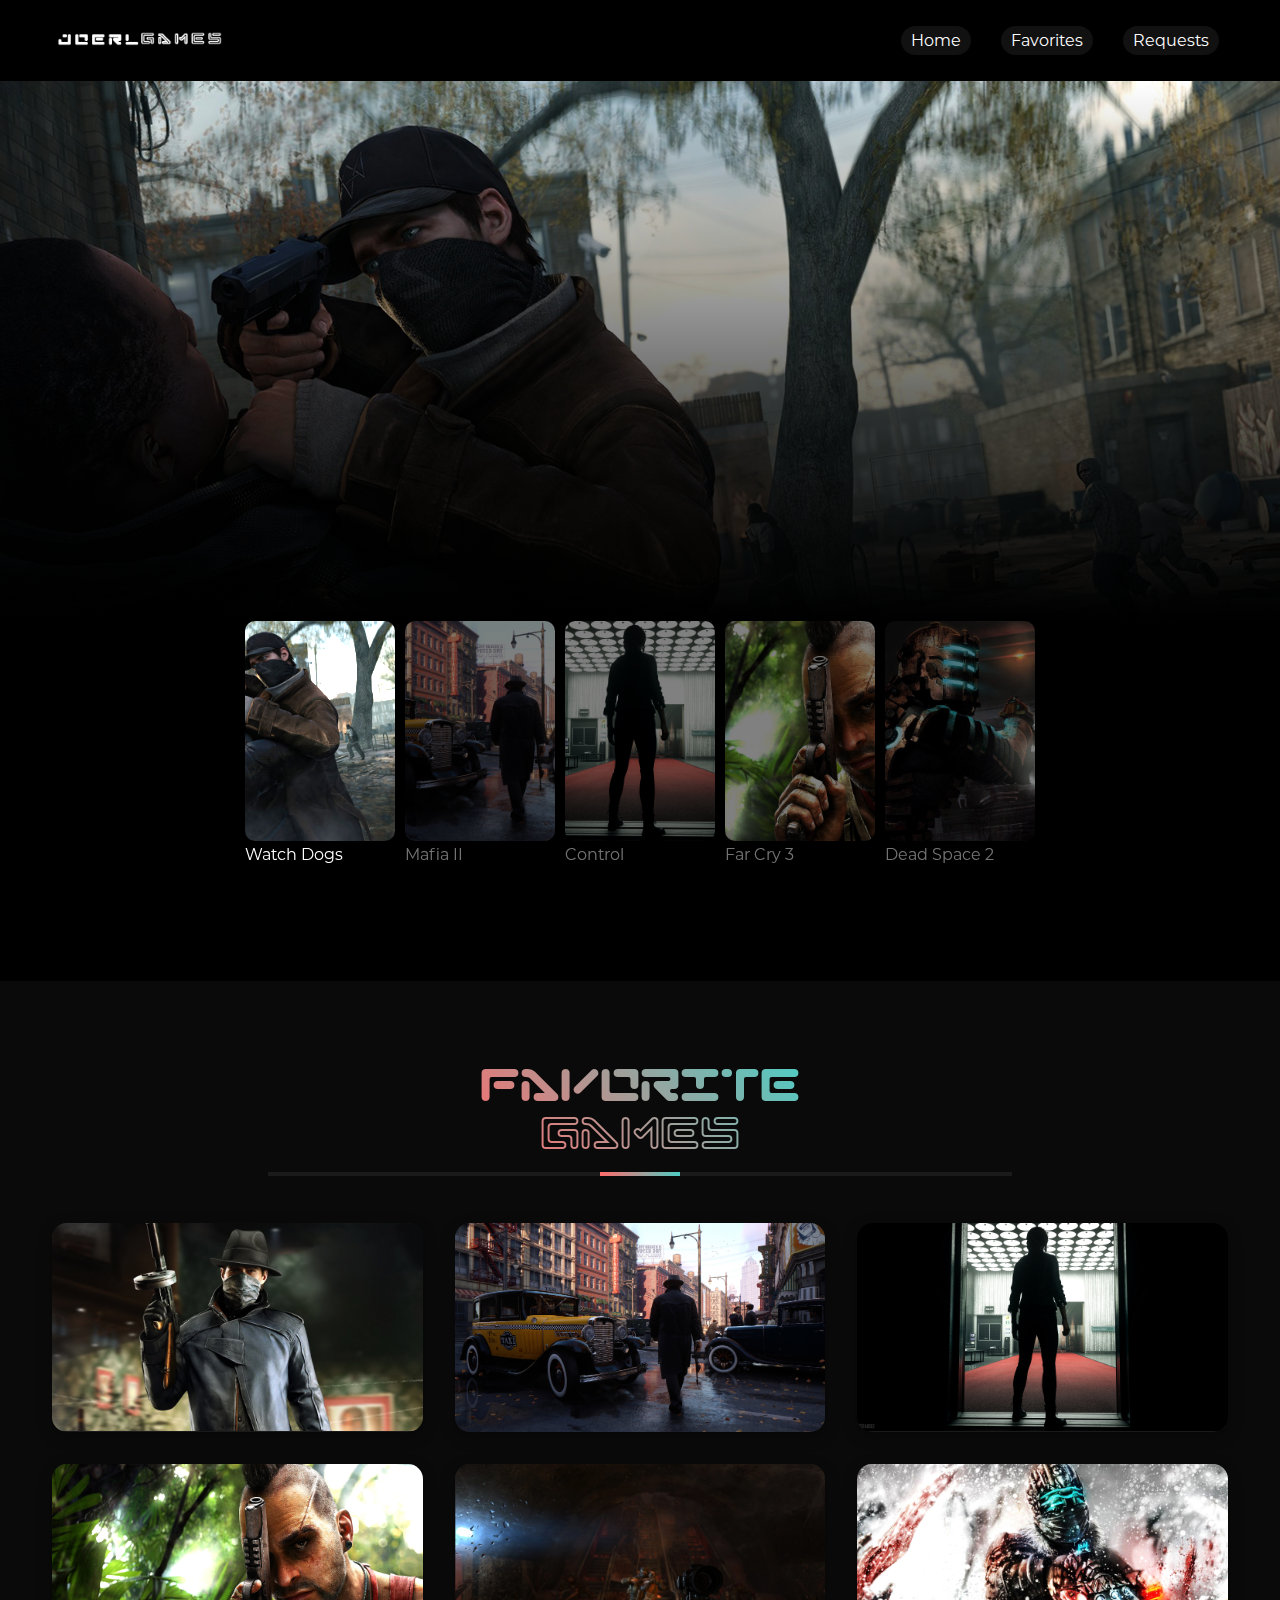
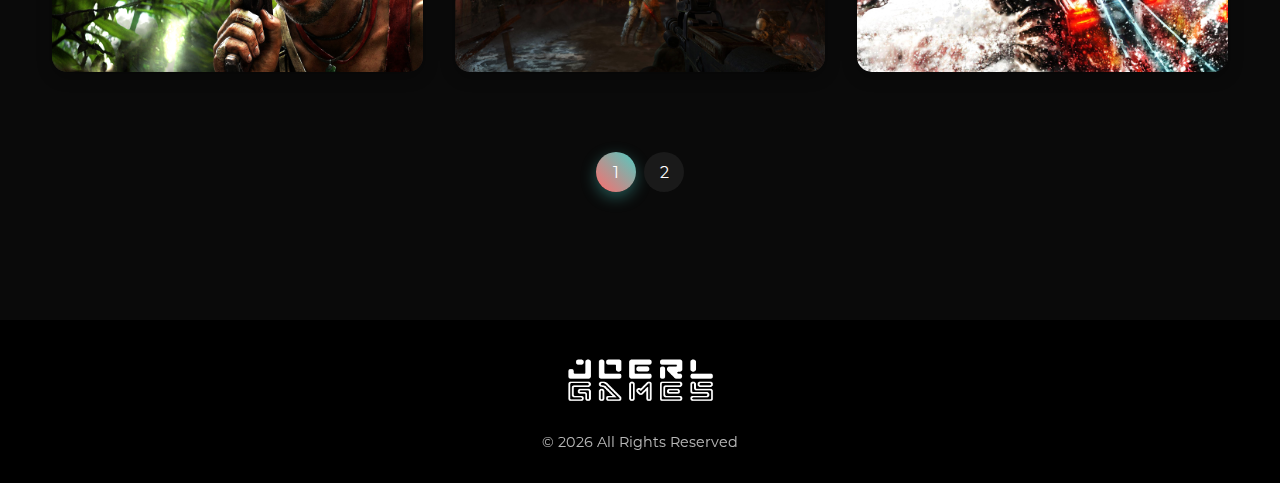
<file: index.html>
<!DOCTYPE html>
<html lang="en">

<head>
  <title>Joerl Games</title>
  <meta charset="utf-8" />
  <meta name="viewport"
    content="user-scalable=no, initial-scale=1, maximum-scale=1, minimum-scale=1, width=device-width, height=device-height" />
  <meta name="description" content="JOERL GAMES" />
  <meta name="keywords" content="html, css, javascript, jquery" />
  <meta name="author" content="Joel Anang" />
  <link rel="stylesheet" href="Styles/styles.css" />
  <link rel="icon" href="./Images/favicon.png" type="image/x-icon" />
</head>
<!--=======================================================-->

<body>
  <!--HEADER x SLIDER SECTION-->
  <section>
    <header>
      <div class="nav-logo">
        <a href="index.html">
          <img src="./Images/nav-logo.png" alt="JOERL GAMES Logo" />
        </a>
      </div>
      <ul class="menu">
        <li><a href="index.html" class="active">Home</a></li> 
        <li><a href="#favorites">Favorites</a></li>
        <li><a href="requests.html">Requests</a></li>
      </ul>
      <!-- Mobile Menu Icon -->
      <div class="menu-icon" onclick="toggleMenu()">
        &#9776; <!-- Hamburger Icon -->
      </div>
    </header>

    <!--=======================================================-->
    <!-- SLIDER -->
    <div class="slider">
      <!-- list Items -->
      <div class="list">
        <div class="item active">
          <img src="./Images/wd2.jpg">
          <div class="content">
            <p>Open World</p>
            <h2>Watch Dogs</h2>
            <p>
              Download your favorite games!
            </p>
          </div>
        </div>
        <!--=======================================================-->
        <div class="item">
          <img src="./Images/1.jpg">
          <div class="content">
            <p>Action-adventure</p>
            <h2>Mafia II</h2>
            <p>
              Download your favorite games!
            </p>
          </div>
        </div>
        <!--=======================================================-->
        <div class="item">
          <img src="./Images/17.jpg">
          <div class="content">
            <p>Action-adventure</p>
            <h2>Control</h2>
            <p>
              Download your favorite games!
            </p>
          </div>
        </div>
        <!--=======================================================-->
        <div class="item">
          <img src="./Images/4.jpg">
          <div class="content">
            <p>Open world</p>
            <h2>Far Cry 3</h2>
            <p>
              Download your favorite games!
            </p>
          </div>
        </div>
        <!--=======================================================-->
        <div class="item">
          <img src="./Images/19.jpg">
          <div class="content">
            <p>Survival Horror</p>
            <h2>Dead Space 2</h2>
            <p>
              Download your favorite games!
            </p>
          </div>
        </div>
      </div>
      <!--=======================================================-->
      <!-- THUMBNAILS -->
      <div class="thumbnail">
        <div class="item active">
          <img src="./Images/wd2.jpg">
          <div class="content">
            Watch Dogs
          </div>
        </div>
        <!--=======================================================-->
        <div class="item">
          <img src="./Images/1.jpg">
          <div class="content">
            Mafia II
          </div>
        </div>
        <!--=======================================================-->
        <div class="item">
          <img src="./Images/17.jpg">
          <div class="content">
            Control
          </div>
        </div>
        <!--=======================================================-->
        <div class="item">
          <img src="./Images/4.jpg">
          <div class="content">
            Far Cry 3
          </div>
        </div>
        <!--=======================================================-->
        <div class="item">
          <img src="./Images/19.jpg">
          <div class="content">
            Dead Space 2
          </div>
        </div>
        <!--=======================================================-->
      </div>
    </div>
  </section>
  <!--=======================================================-->

  <!--FAVORITES GAMES SECTION-->
  <section id="favorites" class="favorites">
    <h2>FAVORITE <br> <span class="span">GAMES</span></h2>
    <hr>
    <div class="games-grid" id="gamesGrid">
      <!-- GAME CARDS WILL BE POPULATED HERE-->
    </div>
    <div class="pagination" id="pagination">
      <!-- PAGE NUMBERS WILL BE POPULATED HERE -->
    </div>
  </section>

  <!--=======================================================-->
  <!--BACK TO TOP BUTTON-->
  <button class="back-to-top" id="backToTop">
    <img src="./Images/b2t.png" alt="Back to top">
  </button>

  <!--=======================================================-->
  <!--FOOTER-->
  <footer class="footer">
    <div class="footer-container">
      <img src="./Images/logo.png" alt="Company Logo" class="footer-logo">
      <div class="copyright">
        ©
        <script>document.write(new Date().getFullYear())</script> All Rights Reserved
      </div>
    </div>
  </footer>
  <!--=======================================================-->

  <!--=======================================================-->
  <!--SCRIPT-->
  <script>
    const backToTop = document.getElementById('backToTop');

    // SHOW/HIDE BUTTON BASED ON SCROLL POSITION
    window.addEventListener('scroll', () => {
      if (window.scrollY > 300) {
        backToTop.classList.add('visible');
      } else {
        backToTop.classList.remove('visible');
      }
    });

    // SMOOTH SCROLL TO TOP WHEN CLICKED
    backToTop.addEventListener('click', () => {
      window.scrollTo({
        top: 0,
        behavior: 'smooth'
      });
    });

    /////////////////////////////////////////////////////////
    // SLIDER
    let items = document.querySelectorAll('.slider .list .item');
      let thumbnails = document.querySelectorAll('.thumbnail .item');
      let thumbnailsContainer = document.querySelector('.thumbnail .list');

      // CONFIG PARAM
      let countItem = items.length;
      let itemActive = 0;
      let isThumbnailClicked = false; // FLAG TO TRACK CLICK
      let startX = 0;
      let currentTranslate = 0;
      let prevTranslate = 0;
      let maxTranslate = 0;
      let minTranslate = 0;

      // INITIAL ACTIVE STATE
      items[0].classList.add('active');
      thumbnails[0].classList.add('active');

      // AUTO-RUN SLIDER
      let refreshInterval = setInterval(() => {
        itemActive = itemActive + 1;
        if (itemActive >= countItem) {
          itemActive = 0;
        }
        showSlider();
      }, 8000);

      function showSlider() {
        // REMOVE ACTIVE CLASS FROM OLD ITEMS
        let itemActiveOld = document.querySelector('.slider .list .item.active');
        let thumbnailActiveOld = document.querySelector('.thumbnail .item.active');

        // CHECK IF OLD ACTIVE ITEMS EXIST BEFORE REMOVING THE CLASS
        if (itemActiveOld) {
          itemActiveOld.classList.remove('active');
        }
        if (thumbnailActiveOld) {
          thumbnailActiveOld.classList.remove('active');
        }

        // ADD ACTIVE CLASS TO NEW ITEMS
        items[itemActive].classList.add('active');
        thumbnails[itemActive].classList.add('active');
        setPositionThumbnail();

        // RESET THE AUTO-RUN SLIDER INTERVAL
        clearInterval(refreshInterval);
        refreshInterval = setInterval(() => {
          itemActive = itemActive + 1;
          if (itemActive >= countItem) {
            itemActive = 0;
          }
          showSlider();
        }, 8000);
      }

      function setPositionThumbnail() {
        if (isThumbnailClicked) {
          let thumbnailActive = document.querySelector('.thumbnail .item.active');
          let rect = thumbnailActive.getBoundingClientRect();
          if (rect.left < 0 || rect.right > window.innerWidth) {
            thumbnailActive.scrollIntoView({ behavior: 'smooth', inline: 'nearest' });
          }
          isThumbnailClicked = false; // RESET FLAG
        }
      }

      // CLICK THUMBNAIL
      thumbnails.forEach((thumbnail, index) => {
        thumbnail.addEventListener('click', () => {
          itemActive = index;
          isThumbnailClicked = true; // SET FLAG
          showSlider();
        });
      });

      // TOUCH EVENTS FOR THUMBNAIL SWIPING
      thumbnailsContainer.addEventListener('touchstart', touchStart);
      thumbnailsContainer.addEventListener('touchmove', touchMove);
      thumbnailsContainer.addEventListener('touchend', touchEnd);

      function touchStart(event) {
        startX = event.touches[0].clientX;
        prevTranslate = currentTranslate;
      }

      function touchMove(event) {
        const currentX = event.touches[0].clientX;
        const deltaX = currentX - startX;
        currentTranslate = prevTranslate + deltaX;

        // CALCULATE MIN AND MAX TRANSLATE VALUES
        minTranslate = window.innerWidth - thumbnailsContainer.scrollWidth;
        maxTranslate = 0;

        // LIMIT THE SLIDING WITHIN BOUNDS
        if (currentTranslate > maxTranslate) {
          currentTranslate = maxTranslate;
        }
        if (currentTranslate < minTranslate) {
          currentTranslate = minTranslate;
        }

        thumbnailsContainer.style.transform = `translateX(${currentTranslate}px)`;
      }

      function touchEnd() {
        prevTranslate = currentTranslate;
      }


    ///////////////////////////////////////////////////////////////////////////////
    // HAMBURGER SYMBOL
  // Function to toggle the mobile menu
    function toggleMenu() {
      const menu = document.querySelector('.menu');
      menu.classList.toggle('active');
    }
  </script>

  <!--=======================================================-->
  <!--SCRIPTS-->
  <script src="Scripts/Header.js"></script>
  <script src="Scripts/Pagination.js"></script>
  <!--=======================================================-->
  <!--///////////////////////////////////////////////////////-->
  <!--///////////////////////////////////////////////////////-->
  <!--///////////////////////////////////////////////////////-->
</body>

</html>
</file>
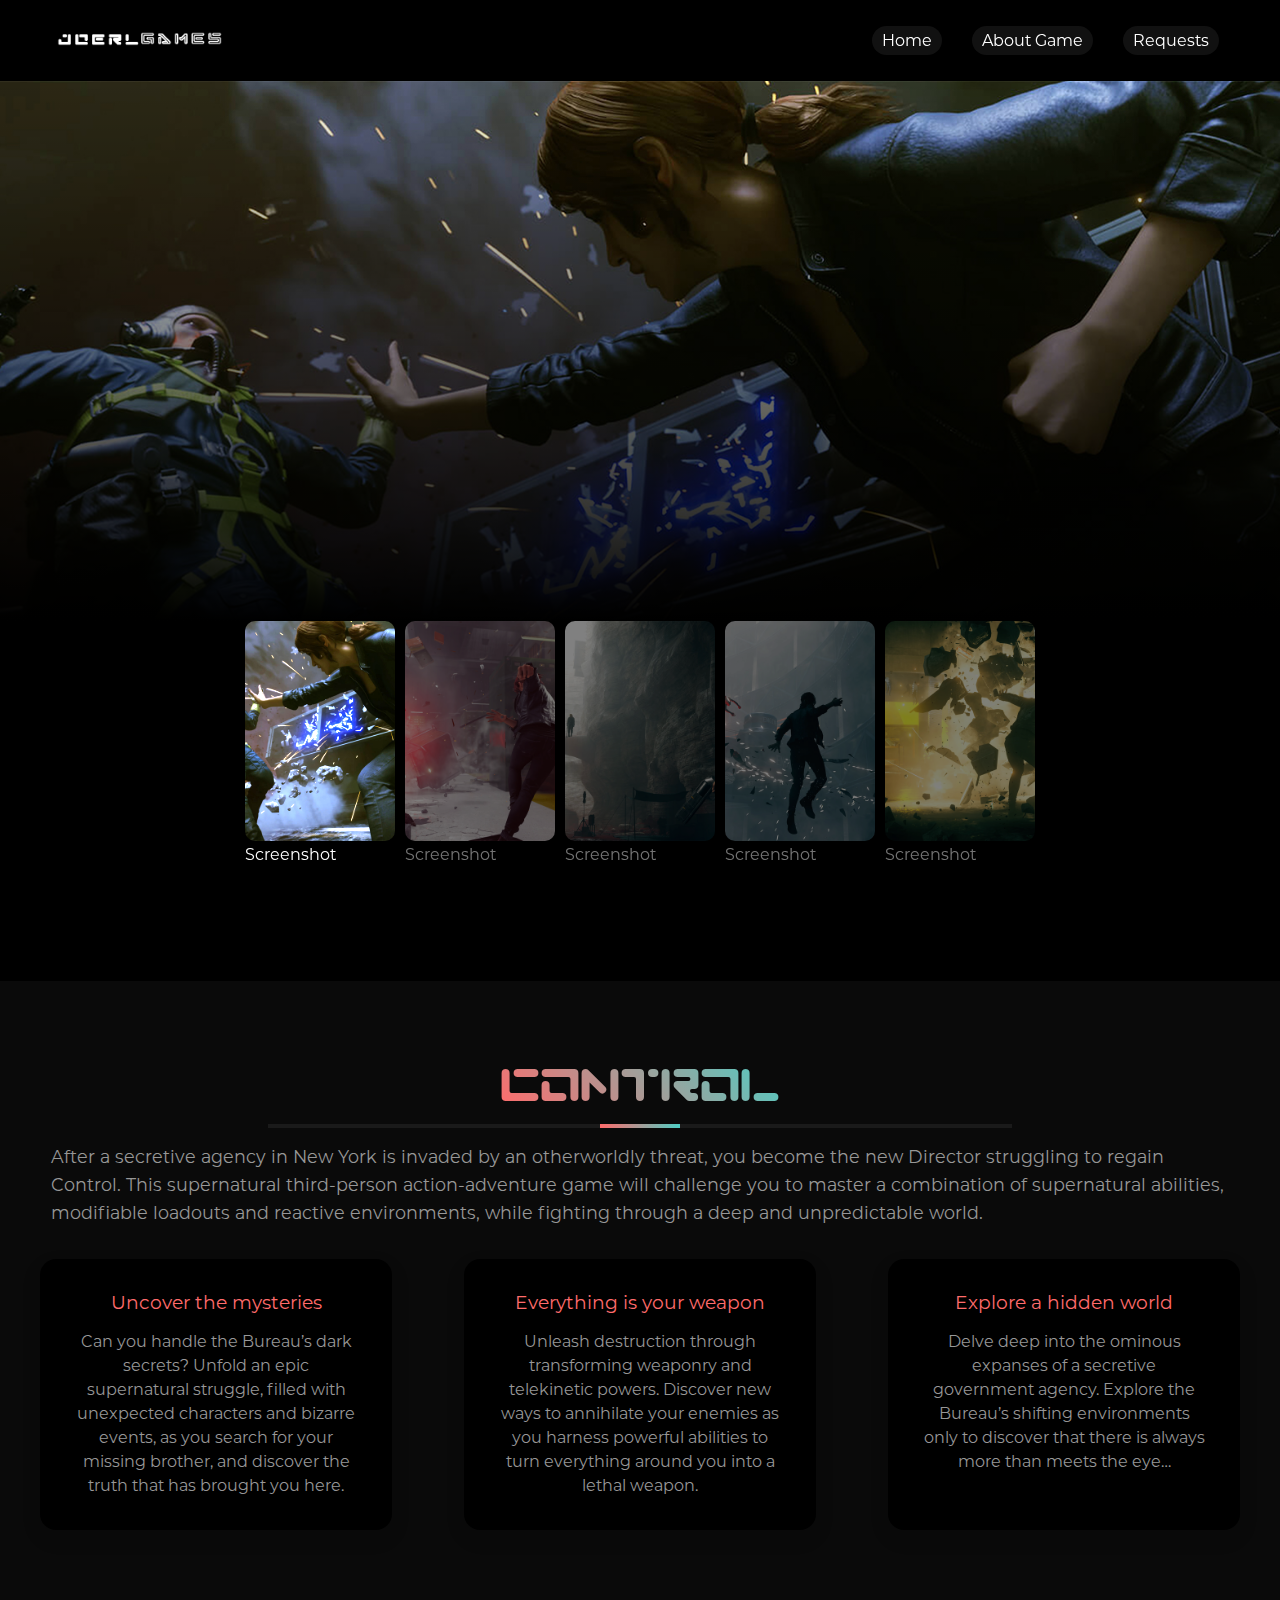
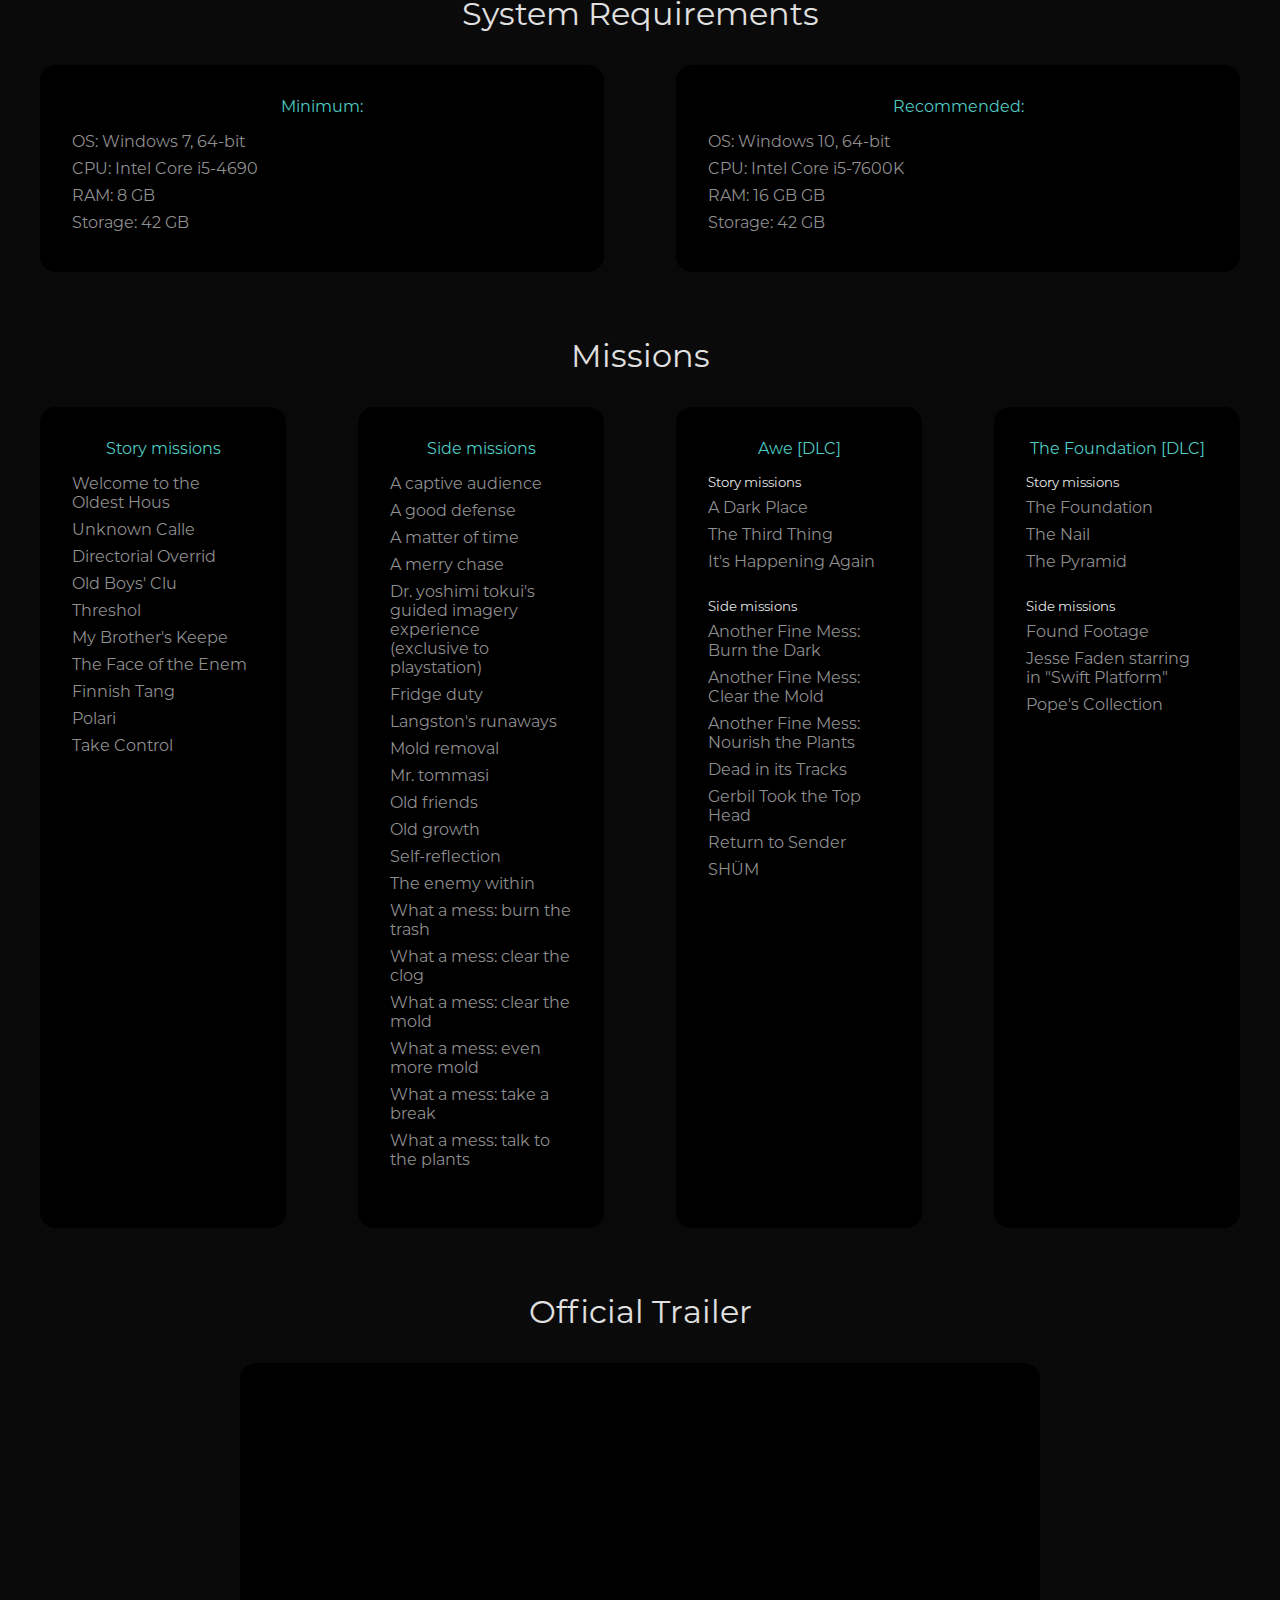
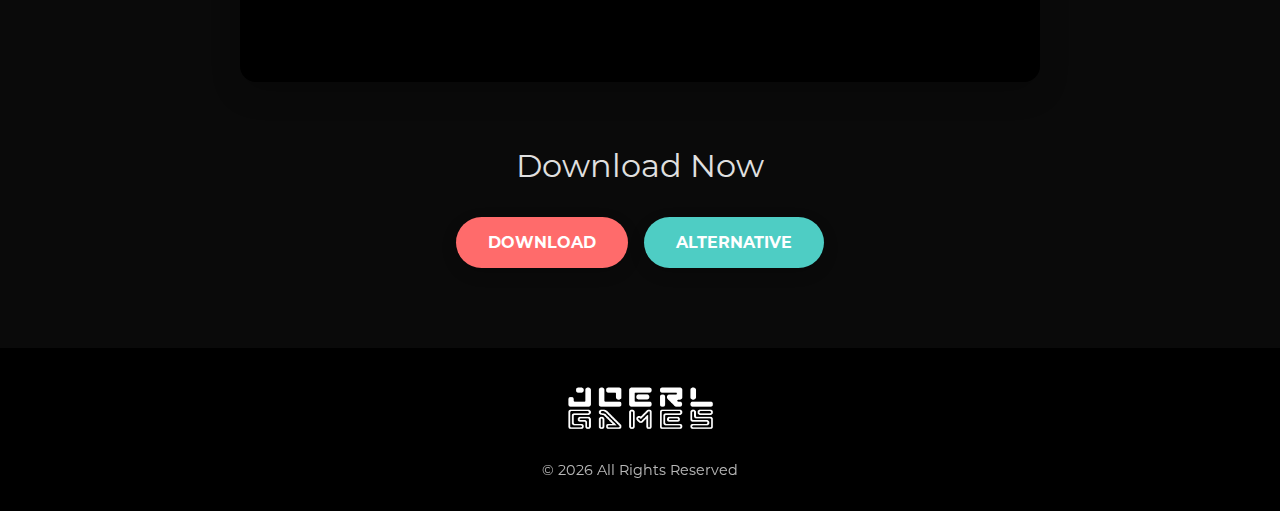
<file: control.html>
<!DOCTYPE html>
<html lang="en">

<head>
  <title>Control</title>
  <meta charset="utf-8" />
  <meta name="viewport"
    content="user-scalable=no, initial-scale=1, maximum-scale=1, minimum-scale=1, width=device-width, height=device-height" />
  <meta name="description" content="JOERL GAMES" />
  <meta name="keywords" content="html, css, javascript, jquery" />
  <meta name="author" content="Joel Anang" />
  <link rel="stylesheet" href="Styles/styles.css" />
  <link rel="icon" href="./Images/favicon.png" type="image/x-icon" />
</head>

<body>
  <section>
    <header>
      <div class="nav-logo">
        <a href="index.html">
          <img src="./Images/nav-logo.png" alt="JOERL GAMES Logo" />
        </a>
      </div>
      <ul class="menu">
        <li><a href="index.html" class="active">Home</a></li>
        <li><a href="#about">About Game</a></li>
        <li><a href="requests.html">Requests</a></li>
      </ul>
      <!-- Mobile Menu Icon -->
      <div class="menu-icon" onclick="toggleMenu()">
        &#9776; <!-- Hamburger Icon -->
      </div>
    </header>

    <!--=======================================================-->
    <!-- SLIDER -->
    <div class="slider">
      <!-- list Items -->
      <div class="list">
        <div class="item active">
          <img src="./Images/c1.jpg">
          <div class="content">
            <p>Action-adventure</p>
            <h2>Control</h2>
            <p>
              Screenshots
            </p>
          </div>
        </div>
        <!--=======================================================-->
        <div class="item">
          <img src="./Images/c2.jpg">
          <div class="content">
            <p>Action-adventure</p>
            <h2>Control</h2>
            <p>
              Screenshots
            </p>
          </div>
        </div>
        <!--=======================================================-->
        <div class="item">
          <img src="./Images/c3.jpg">
          <div class="content">
            <p>Action-adventure</p>
            <h2>Control</h2>
            <p>
              Screenshots
            </p>
          </div>
        </div>
        <!--=======================================================-->
        <div class="item">
          <img src="./Images/c4.jpg">
          <div class="content">
            <p>Action-adventure</p>
            <h2>Control</h2>
            <p>
              Screenshots
            </p>
          </div>
        </div>
        <!--=======================================================-->
        <div class="item">
          <img src="./Images/c5.jpg">
          <div class="content">
            <p>Action-adventure</p>
            <h2>Control</h2>
            <p>
              Screenshots
            </p>
          </div>
        </div>
      </div>
      <!--=======================================================-->
      <!-- THUMBNAILS -->
      <div class="thumbnail">
        <div class="item active">
          <img src="./Images/c1.jpg">
          <div class="content">
            Screenshot
          </div>
        </div>
        <!--=======================================================-->
        <div class="item">
          <img src="./Images/c2.jpg">
          <div class="content">
            Screenshot
          </div>
        </div>
        <!--=======================================================-->
        <div class="item">
          <img src="./Images/c3.jpg">
          <div class="content">
            Screenshot
          </div>
        </div>
        <!--=======================================================-->
        <div class="item">
          <img src="./Images/c4.jpg">
          <div class="content">
            Screenshot
          </div>
        </div>
        <!--=======================================================-->
        <div class="item">
          <img src="./Images/c5.jpg">
          <div class="content">
            Screenshot
          </div>
        </div>
        <!--=======================================================-->
      </div>
    </div>
  </section>
  <!--=======================================================-->

  <!-- ABOUT THIS GAME SECTION -->
  <section class="about" id="about">
    <h2>Control<span></span></h2>
    <hr>
    <div class="content-container">
      <p class="game-description">
        After a secretive agency in New York is invaded by an otherworldly threat, you become the new Director
        struggling to
        regain Control. This supernatural third-person action-adventure game will challenge you to master a combination
        of
        supernatural abilities, modifiable loadouts and reactive environments, while fighting through a deep and
        unpredictable
        world.
      </p>
      <!--=======================================================-->
      <!-- GAME FEATURES -->
      <div class="features-grid">
        <div class="feature">
          <h3>Uncover the mysteries</h3>
          <p>Can you handle the Bureau’s dark secrets? Unfold an epic supernatural
            struggle, filled with unexpected characters and bizarre events, as you
            search for your missing brother, and discover the truth that has brought
            you here.
          </p>
        </div>
        <div class="feature">
          <h3>Everything is your weapon</h3>
          <p>Unleash destruction through transforming weaponry and telekinetic
            powers. Discover new ways to annihilate your enemies as you harness
            powerful abilities to turn everything around you into a lethal weapon.</p>
        </div>
        <div class="feature">
          <h3>Explore a hidden world</h3>
          <p>Delve deep into the ominous expanses of a secretive government
            agency. Explore the Bureau’s shifting environments only to discover
            that there is always more than meets the eye…</p>
        </div>
      </div>
    </div>
    <!--=======================================================-->
    <!-- SYSTEM REQUIREMENTS -->
    <div class="system-requirements">
      <h3>System Requirements</h3>
      <div class="requirements-grid">
        <div class="requirement">
          <h4>Minimum:</h4>
          <ul>
            <li>OS: Windows 7, 64-bit</li>
            <li>CPU: Intel Core i5-4690</li>
            <li>RAM: 8 GB</li>
            <li>Storage: 42 GB</li>
          </ul>
        </div>
        <!--=======================================================-->
        <div class="requirement">
          <h4>Recommended:</h4>
          <ul>
            <li>OS: Windows 10, 64-bit</li>
            <li>CPU: Intel Core i5-7600K</li>
            <li>RAM: 16 GB GB</li>
            <li>Storage: 42 GB</li>
          </ul>
        </div>
      </div>
    </div>
    <!--=======================================================-->
    <!-- MISSIONS -->
    <div class="system-requirements">
      <h3>Missions</h3>
      <div class="requirements-grid">
        <div class="requirement">
          <h4>Story missions</h4>
          <ul>
            <li>Welcome to the Oldest Hous</li>
            <li>Unknown Calle</li>
            <li>Directorial Overrid</li>
            <li>Old Boys' Clu</li>
            <li>Threshol</li>
            <li>My Brother's Keepe</li>
            <li>The Face of the Enem</li>
            <li>Finnish Tang</li>
            <li>Polari</li>
            <li>Take Control</li><br>
          </ul>
        </div>

        <div class="requirement">
          <h4>Side missions</h4>
          <ul>
            <li>A captive audience</li>
            <li>A good defense</li>
            <li>A matter of time</li>
            <li>A merry chase</li>
            <li>Dr. yoshimi tokui's guided imagery experience <br>
              (exclusive to playstation)</li>
            <li>Fridge duty</li>
            <li>Langston's runaways</li>
            <li>Mold removal</li>
            <li>Mr. tommasi</li>
            <li>Old friends</li>
            <li>Old growth</li>
            <li>Self-reflection</li>
            <li>The enemy within</li>
            <li>What a mess: burn the trash</li>
            <li>What a mess: clear the clog</li>
            <li>What a mess: clear the mold</li>
            <li>What a mess: even more mold</li>
            <li>What a mess: take a break</li>
            <li>What a mess: talk to the plants</li>
          </ul><br>
        </div>

        <div class="requirement">
          <h4>Awe [DLC]</h4>
          <h5>Story missions</h5>
          <ul>
            <li>A Dark Place</li>
            <li>The Third Thing</li>
            <li>It's Happening Again</li>
          </ul><br>


          <h5>Side missions</h5>
          <ul>
            <li>Another Fine Mess: Burn the Dark</li>
            <li>Another Fine Mess: Clear the Mold</li>
            <li>Another Fine Mess: Nourish the Plants</li>
            <li>Dead in its Tracks</li>
            <li>Gerbil Took the Top Head</li>
            <li>Return to Sender</li>
            <li>SHÜM</li>
          </ul><br>
        </div>

        <div class="requirement">
          <h4>The Foundation [DLC]</h4>
          <h5>Story missions</h5>
          <ul>
            <li>The Foundation</li>
            <li>The Nail</li>
            <li>The Pyramid</li>
          </ul><br>

          <h5>Side missions</h5>
          <ul>
            <li>Found Footage</li>
            <li>Jesse Faden starring in "Swift Platform"</li>
            <li>Pope's Collection</li>
          </ul>
        </div>


      </div>
    </div>
    </div>
    <!--=======================================================-->
    <!-- GAME TRAILER -->
    <div class="trailer-container">
      <h3>Official Trailer</h3>
      <div class="video-wrapper">
        <iframe width="560" height="315" src="https://www.youtube.com/embed/DSYzcOQUksQ?si=L5T83qNUuGj3iKl2"
          title="YouTube video player" frameborder="0"
          allow="accelerometer; autoplay; clipboard-write; encrypted-media; gyroscope; picture-in-picture; web-share"
          referrerpolicy="strict-origin-when-cross-origin" allowfullscreen></iframe>
      </div>
    </div>
    <!--=======================================================-->
    <!-- DOWNLOAD BUTTONS -->
    <div class="download-section">
      <h3>Download Now</h3>
      <div class="download-buttons">
        <a href="magnet:?xt=urn:btih:F39540082982210E350CC3D0B2A581E6FA21F299" class="download-btn primary">Download</a>
        <!--=======================================================-->
        <a href="magnet:?xt=urn:btih:B4AC4BF0DA813AD52B0B4CDC74BD0DADBD180C20" class="download-btn">Alternative</a>
        <!--=======================================================-->
      </div>
    </div>
  </section>
  <!--=======================================================-->

  <button class="back-to-top" id="backToTop">
    <img src="./Images/b2t.png" alt="Back to top">
  </button>
  <!--=======================================================-->
  <footer class="footer">
    <div class="footer-container">
      <img src="./Images/logo.png" alt="Company Logo" class="footer-logo">
      <div class="copyright">
        ©
        <script>document.write(new Date().getFullYear())</script> All Rights Reserved
      </div>
    </div>
  </footer>

  <!--=======================================================-->
  <!--SCRIPT-->
  <script>
    const backToTop = document.getElementById('backToTop');

    // SHOW/HIDE BUTTON BASED ON SCROLL POSITION
    window.addEventListener('scroll', () => {
      if (window.scrollY > 300) {
        backToTop.classList.add('visible');
      } else {
        backToTop.classList.remove('visible');
      }
    });

    // SMOOTH SCROLL TO TOP WHEN CLICKED
    backToTop.addEventListener('click', () => {
      window.scrollTo({
        top: 0,
        behavior: 'smooth'
      });
    });

    /////////////////////////////////////////////////////////
    // SLIDER
    let items = document.querySelectorAll('.slider .list .item');
    let thumbnails = document.querySelectorAll('.thumbnail .item');
    let thumbnailsContainer = document.querySelector('.thumbnail .list');

    // CONFIG PARAM
    let countItem = items.length;
    let itemActive = 0;
    let isThumbnailClicked = false; // FLAG TO TRACK CLICK
    let startX = 0;
    let currentTranslate = 0;
    let prevTranslate = 0;
    let maxTranslate = 0;
    let minTranslate = 0;

    // INITIAL ACTIVE STATE
    items[0].classList.add('active');
    thumbnails[0].classList.add('active');

    // AUTO-RUN SLIDER
    let refreshInterval = setInterval(() => {
      itemActive = itemActive + 1;
      if (itemActive >= countItem) {
        itemActive = 0;
      }
      showSlider();
    }, 8000);

    function showSlider() {
      // REMOVE ACTIVE CLASS FROM OLD ITEMS
      let itemActiveOld = document.querySelector('.slider .list .item.active');
      let thumbnailActiveOld = document.querySelector('.thumbnail .item.active');

      // CHECK IF OLD ACTIVE ITEMS EXIST BEFORE REMOVING THE CLASS
      if (itemActiveOld) {
        itemActiveOld.classList.remove('active');
      }
      if (thumbnailActiveOld) {
        thumbnailActiveOld.classList.remove('active');
      }

      // ADD ACTIVE CLASS TO NEW ITEMS
      items[itemActive].classList.add('active');
      thumbnails[itemActive].classList.add('active');
      setPositionThumbnail();

      // RESET THE AUTO-RUN SLIDER INTERVAL
      clearInterval(refreshInterval);
      refreshInterval = setInterval(() => {
        itemActive = itemActive + 1;
        if (itemActive >= countItem) {
          itemActive = 0;
        }
        showSlider();
      }, 8000);
    }

    function setPositionThumbnail() {
      if (isThumbnailClicked) {
        let thumbnailActive = document.querySelector('.thumbnail .item.active');
        let rect = thumbnailActive.getBoundingClientRect();
        if (rect.left < 0 || rect.right > window.innerWidth) {
          thumbnailActive.scrollIntoView({ behavior: 'smooth', inline: 'nearest' });
        }
        isThumbnailClicked = false; // RESET FLAG
      }
    }

    // CLICK THUMBNAIL
    thumbnails.forEach((thumbnail, index) => {
      thumbnail.addEventListener('click', () => {
        itemActive = index;
        isThumbnailClicked = true; // SET FLAG
        showSlider();
      });
    });

    // TOUCH EVENTS FOR THUMBNAIL SWIPING
    thumbnailsContainer.addEventListener('touchstart', touchStart);
    thumbnailsContainer.addEventListener('touchmove', touchMove);
    thumbnailsContainer.addEventListener('touchend', touchEnd);

    function touchStart(event) {
      startX = event.touches[0].clientX;
      prevTranslate = currentTranslate;
    }

    function touchMove(event) {
      const currentX = event.touches[0].clientX;
      const deltaX = currentX - startX;
      currentTranslate = prevTranslate + deltaX;

      // CALCULATE MIN AND MAX TRANSLATE VALUES
      minTranslate = window.innerWidth - thumbnailsContainer.scrollWidth;
      maxTranslate = 0;

      // LIMIT THE SLIDING WITHIN BOUNDS
      if (currentTranslate > maxTranslate) {
        currentTranslate = maxTranslate;
      }
      if (currentTranslate < minTranslate) {
        currentTranslate = minTranslate;
      }

      thumbnailsContainer.style.transform = `translateX(${currentTranslate}px)`;
    }

    function touchEnd() {
      prevTranslate = currentTranslate;
    }


    ///////////////////////////////////////////////////////////////////////////////
    // HAMBURGER SYMBOL
    // Function to toggle the mobile menu
    function toggleMenu() {
      const menu = document.querySelector('.menu');
      menu.classList.toggle('active');
    }
  </script>

  <!--=======================================================-->
  <!--SCRIPTS-->
  <script src="Scripts/Header.js"></script>
  <script src="Scripts/Pagination.js"></script>
  <!--=======================================================-->
  <!--///////////////////////////////////////////////////////-->
  <!--///////////////////////////////////////////////////////-->
  <!--///////////////////////////////////////////////////////-->
</body>

</html>
</file>
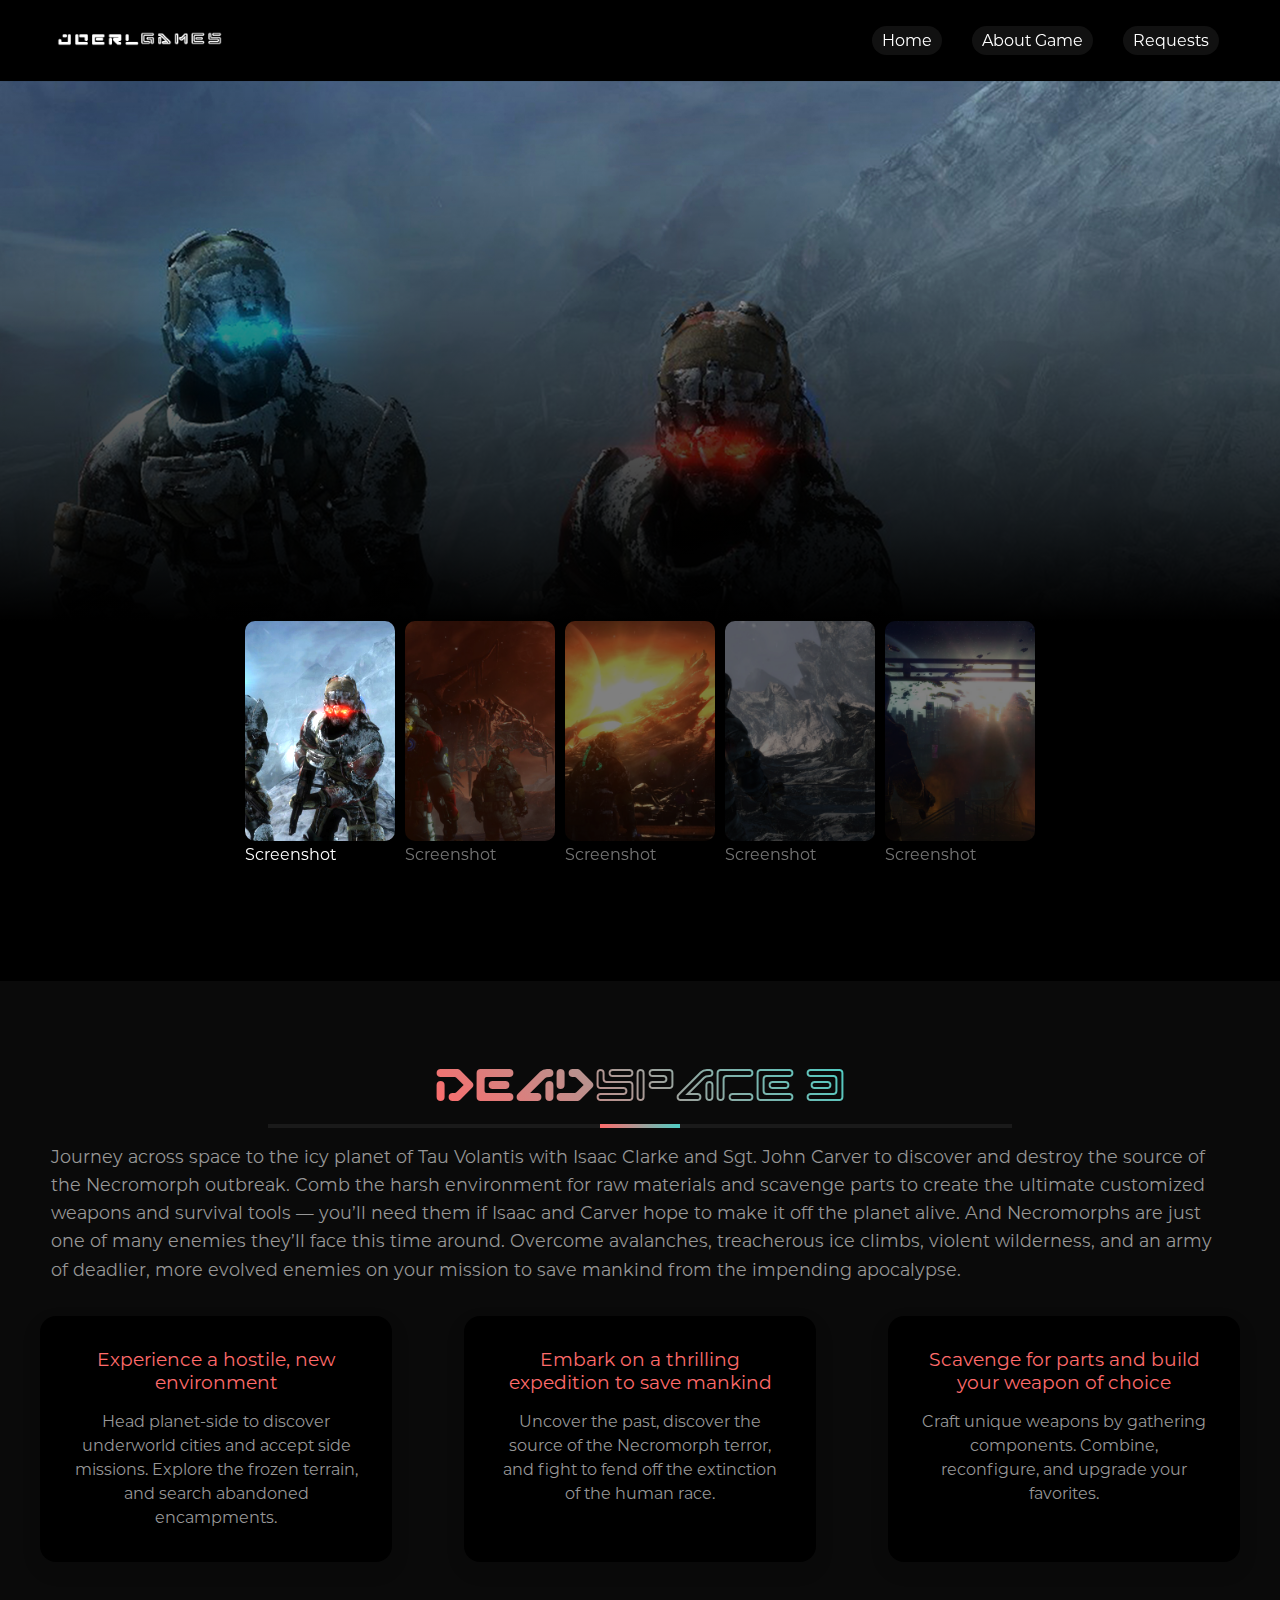
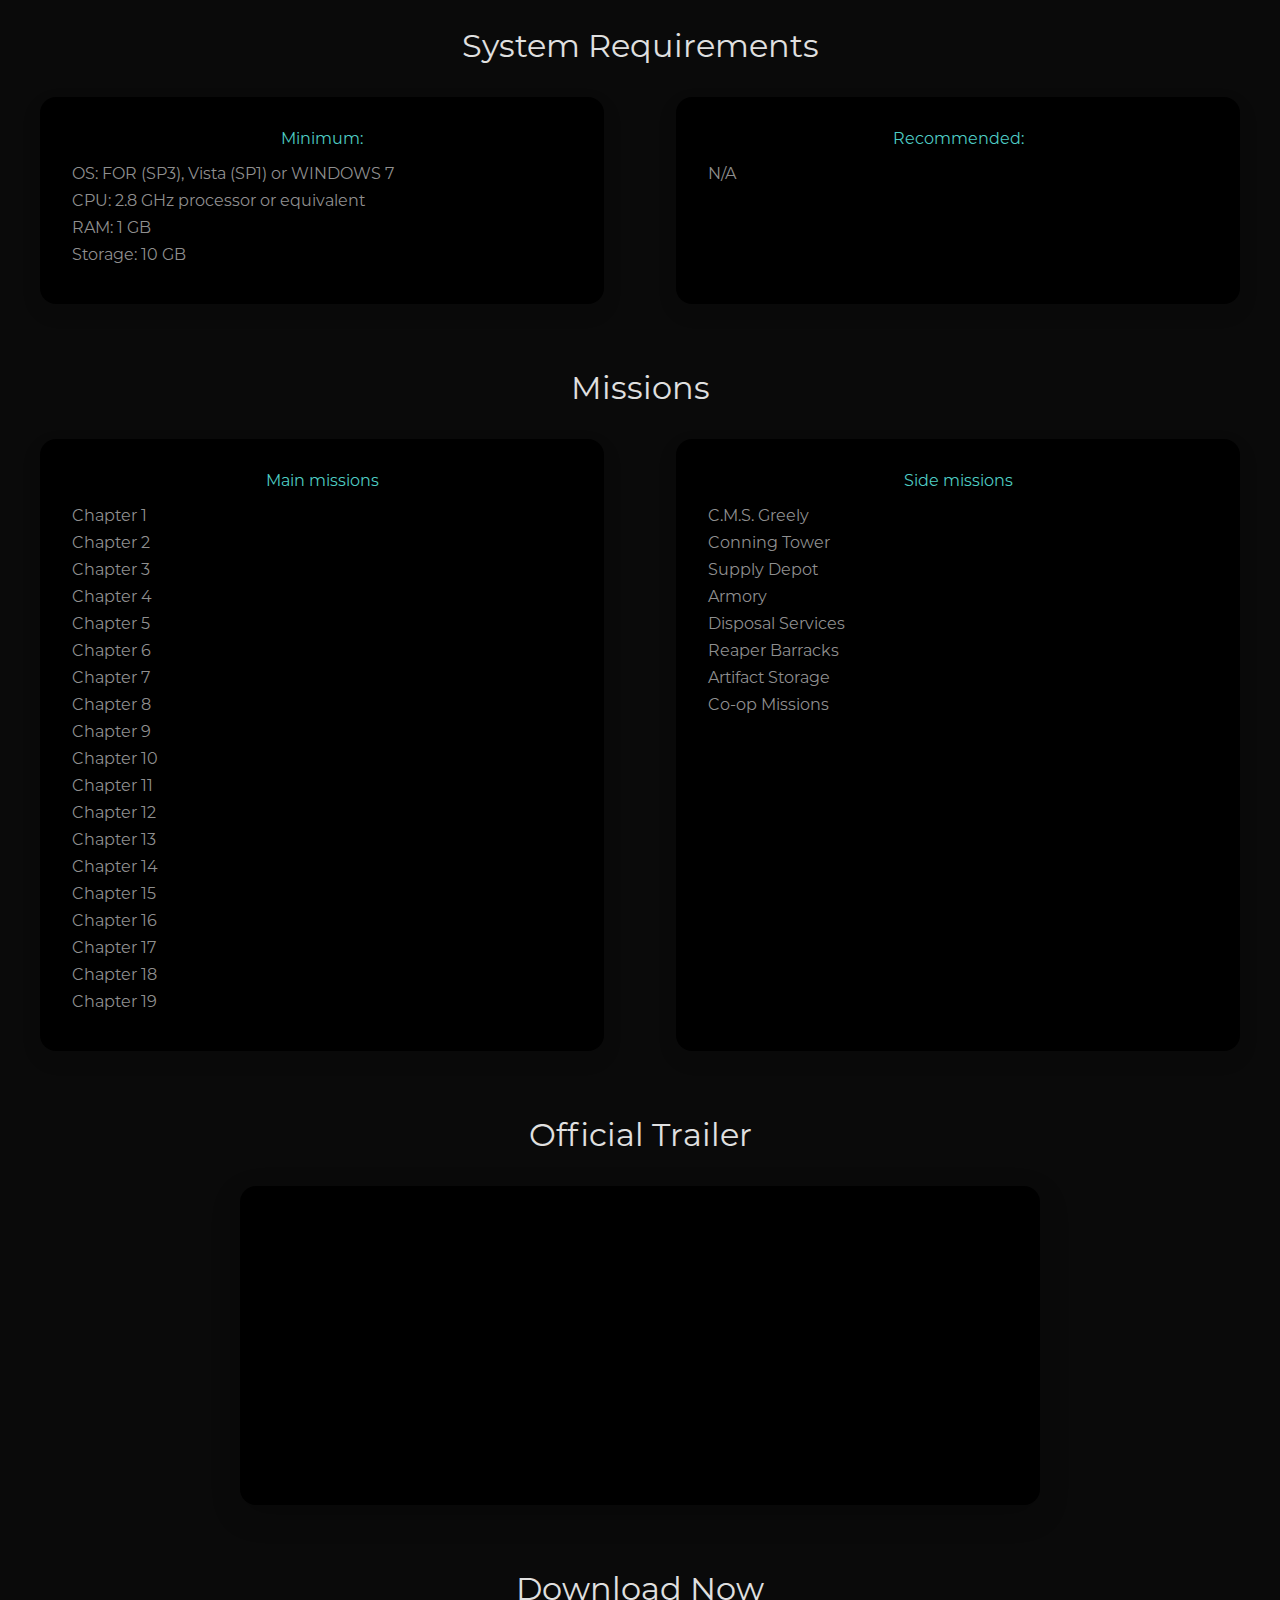
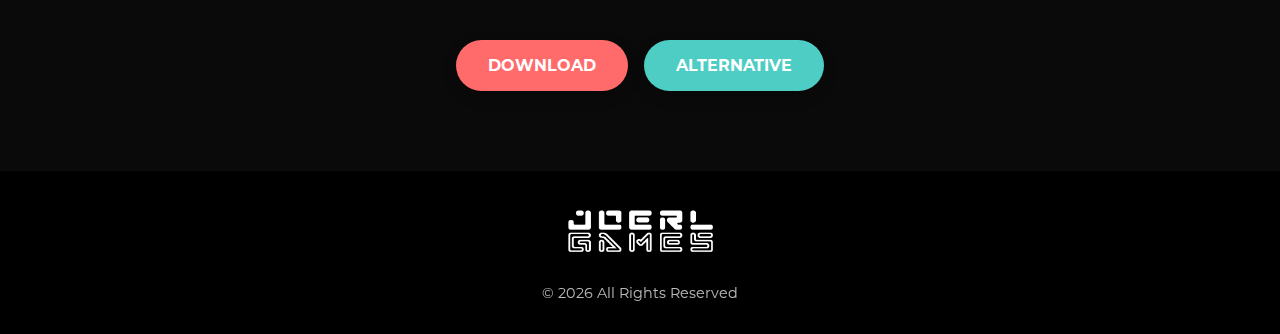
<file: deadspace3.html>
<!DOCTYPE html>
<html lang="en">

<head>
  <title>Dead Space 3</title>
  <meta charset="utf-8" />
  <meta name="viewport"
    content="user-scalable=no, initial-scale=1, maximum-scale=1, minimum-scale=1, width=device-width, height=device-height" />
  <meta name="description" content="JOERL GAMES" />
  <meta name="keywords" content="html, css, javascript, jquery" />
  <meta name="author" content="Joel Anang" />
  <link rel="stylesheet" href="Styles/styles.css" />
  <link rel="icon" href="./Images/favicon.png" type="image/x-icon" />
</head>

<body>
  <section>
    <header>
      <div class="nav-logo">
        <a href="index.html">
          <img src="./Images/nav-logo.png" alt="JOERL GAMES Logo" />
        </a>
      </div>
      <ul class="menu">
        <li><a href="index.html" class="active">Home</a></li>
        <li><a href="#about">About Game</a></li>
        <li><a href="requests.html">Requests</a></li>
      </ul>
      <!-- Mobile Menu Icon -->
      <div class="menu-icon" onclick="toggleMenu()">
        &#9776; <!-- Hamburger Icon -->
      </div>
    </header>

    <!--=======================================================-->
    <!-- SLIDER -->
    <div class="slider">
      <!-- list Items -->
      <div class="list">
        <div class="item active">
          <img src="./Images/ds31.jpg">
          <div class="content">
            <p>Survival Horror</p>
            <h2>Dead Space 3</h2>
            <p>
              Screenshots
            </p>
          </div>
        </div>
        <!--=======================================================-->
        <div class="item">
          <img src="./Images/ds32.jpg">
          <div class="content">
            <p>Survival Horror</p>
            <h2>Dead Space 3</h2>
            <p>
              Screenshots
            </p>
          </div>
        </div>
        <!--=======================================================-->
        <div class="item">
          <img src="./Images/ds33.jpg">
          <div class="content">
            <p>Survival Horror</p>
            <h2>Dead Space 3</h2>
            <p>
              Screenshots
            </p>
          </div>
        </div>
        <!--=======================================================-->
        <div class="item">
          <img src="./Images/ds34.jpg">
          <div class="content">
            <p>Survival Horror</p>
            <h2>Dead Space 3</h2>
            <p>
              Screenshots
            </p>
          </div>
        </div>
        <!--=======================================================-->
        <div class="item">
          <img src="./Images/ds35.jpg">
          <div class="content">
            <p>Survival Horror</p>
            <h2>Dead Space 3</h2>
            <p>
              Screenshots
            </p>
          </div>
        </div>
      </div>
      <!--=======================================================-->
      <!-- THUMBNAILS -->
      <div class="thumbnail">
        <div class="item active">
          <img src="./Images/ds31.jpg">
          <div class="content">
            Screenshot
          </div>
        </div>
        <!--=======================================================-->
        <div class="item">
          <img src="./Images/ds32.jpg">
          <div class="content">
            Screenshot
          </div>
        </div>
        <!--=======================================================-->
        <div class="item">
          <img src="./Images/ds33.jpg">
          <div class="content">
            Screenshot
          </div>
        </div>
        <!--=======================================================-->
        <div class="item">
          <img src="./Images/ds34.jpg">
          <div class="content">
            Screenshot
          </div>
        </div>
        <!--=======================================================-->
        <div class="item">
          <img src="./Images/ds35.jpg">
          <div class="content">
            Screenshot
          </div>
        </div>
        <!--=======================================================-->
      </div>
    </div>
  </section>
  <!--=======================================================-->

  <!-- ABOUT THIS GAME SECTION -->
  <section class="about" id="about">
    <h2>Dead<span>Space 3</span></h2>
    <hr>
    <div class="content-container">
      <p class="game-description">
        Journey across space to the icy planet of Tau Volantis with Isaac Clarke and Sgt. John Carver to discover and
        destroy
        the source of the Necromorph outbreak. Comb the harsh environment for raw materials and scavenge parts to create
        the
        ultimate customized weapons and survival tools — you’ll need them if Isaac and Carver hope to make it off the
        planet
        alive. And Necromorphs are just one of many enemies they’ll face this time around. Overcome avalanches,
        treacherous ice
        climbs, violent wilderness, and an army of deadlier, more evolved enemies on your mission to save mankind from
        the
        impending apocalypse.
      </p>
      <!--=======================================================-->
      <!-- GAME FEATURES -->
      <div class="features-grid">
        <div class="feature">
          <h3>Experience a hostile, new environment</h3>
          <p>Head planet-side to discover underworld cities and accept side missions. Explore the frozen terrain, and
            search
            abandoned encampments.</p>
        </div>
        <div class="feature">
          <h3>Embark on a thrilling expedition to save mankind</h3>
          <p>Uncover the past, discover the source of the Necromorph terror, and fight to fend off the extinction of the
            human race.
          </p>
        </div>
        <div class="feature">
          <h3>Scavenge for parts and build your weapon of choice</h3>
          <p>Craft unique weapons by gathering components. Combine, reconfigure, and upgrade your favorites.</p>
        </div>
      </div>
    </div>
    <!--=======================================================-->
    <!-- SYSTEM REQUIREMENTS -->
    <div class="system-requirements">
      <h3>System Requirements</h3>
      <div class="requirements-grid">
        <div class="requirement">
          <h4>Minimum:</h4>
          <ul>
            <li>OS: FOR (SP3), Vista (SP1) or WINDOWS 7</li>
            <li>CPU: 2.8 GHz processor or equivalent</li>
            <li>RAM: 1 GB</li>
            <li>Storage: 10 GB</li>
          </ul>
        </div>
        <!--=======================================================-->
        <div class="requirement">
          <h4>Recommended:</h4>
          <ul>
            <li>N/A</li>
          </ul>
        </div>
      </div>
    </div>
    <!--=======================================================-->
    <!-- MISSIONS -->
    <div class="system-requirements">
      <h3>Missions</h3>
      <div class="requirements-grid">
        <div class="requirement">
          <h4>Main missions</h4>
          <ul>
            <li>Chapter 1</li>
            <li>Chapter 2</li>
            <li>Chapter 3</li>
            <li>Chapter 4</li>
            <li>Chapter 5</li>
            <li>Chapter 6</li>
            <li>Chapter 7</li>
            <li>Chapter 8</li>
            <li>Chapter 9</li>
            <li>Chapter 10</li>
            <li>Chapter 11</li>
            <li>Chapter 12</li>
            <li>Chapter 13</li>
            <li>Chapter 14</li>
            <li>Chapter 15</li>
            <li>Chapter 16</li>
            <li>Chapter 17</li>
            <li>Chapter 18</li>
            <li>Chapter 19</li>
          </ul>
        </div>

        <div class="requirement">
          <h4>Side missions</h4>
          <ul>
            <li>
            <li>C.M.S. Greely</li>
            <li>Conning Tower</li>
            <li>Supply Depot</li>
            <li>Armory</li>
            <li>Disposal Services</li>
            <li>Reaper Barracks</li>
            <li>Artifact Storage</li>
            <li>Co-op Missions</li>
            </li>
          </ul>
        </div>
      </div>
    </div>
    </div>

    <!--=======================================================-->
    <!-- GAME TRAILER -->
    <div class="trailer-container">
      <h3>Official Trailer</h3>
      <div class="video-wrapper">
        <iframe width="560" height="315" src="https://www.youtube.com/embed/GNGGMexuIdg?si=hh32CEr6ij-DvQB8"
          title="YouTube video player" frameborder="0"
          allow="accelerometer; autoplay; clipboard-write; encrypted-media; gyroscope; picture-in-picture; web-share"
          referrerpolicy="strict-origin-when-cross-origin" allowfullscreen></iframe>
      </div>
      <!--=======================================================-->
      <!-- DOWNLOAD BUTTONS -->
      <div class="download-section">
        <h3>Download Now</h3>
        <div class="download-buttons">
          <a href="magnet:?xt=urn:btih:D6A2162FBEBDC47E3A8E23F5CEE2794F638B9690"
            class="download-btn primary">Download</a>
          <!--=======================================================-->
          <a href="magnet:?xt=urn:btih:e568851ad0bcda7d8c55fc3f978f3329df50af7b&dn=Dead+Space+3%3A+Limited+Edition+%7C+RePack+%D0%BE%D1%82+qoob&tr=udp%3A%2F%2Ftracker.openbittorrent.com%3A80%2Fannounce&tr=udp%3A%2F%2Fglotorrents.pw%3A6969%2Fannounce&tr=udp%3A%2F%2Ftracker.openbittorrent.com%3A80%2Fannounce&tr=udp%3A%2F%2Ftracker.opentrackr.org%3A1337%2Fannounce&tr=udp%3A%2F%2Fzer0day.to%3A1337%2Fannounce&tr=udp%3A%2F%2Ftracker.coppersurfer.tk%3A6969%2Fannounce"
            class="download-btn">Alternative</a>
        </div>
      </div>
  </section>
  <!--=======================================================-->

  <button class="back-to-top" id="backToTop">
    <img src="./Images/b2t.png" alt="Back to top">
  </button>
  <!--=======================================================-->
  <footer class="footer">
    <div class="footer-container">
      <img src="./Images/logo.png" alt="Company Logo" class="footer-logo">
      <div class="copyright">
        ©
        <script>document.write(new Date().getFullYear())</script> All Rights Reserved
      </div>
    </div>
  </footer>

  <!--=======================================================-->
  <!--SCRIPT-->
  <script>
    const backToTop = document.getElementById('backToTop');

    // SHOW/HIDE BUTTON BASED ON SCROLL POSITION
    window.addEventListener('scroll', () => {
      if (window.scrollY > 300) {
        backToTop.classList.add('visible');
      } else {
        backToTop.classList.remove('visible');
      }
    });

    // SMOOTH SCROLL TO TOP WHEN CLICKED
    backToTop.addEventListener('click', () => {
      window.scrollTo({
        top: 0,
        behavior: 'smooth'
      });
    });

    /////////////////////////////////////////////////////////
    // SLIDER
    let items = document.querySelectorAll('.slider .list .item');
    let thumbnails = document.querySelectorAll('.thumbnail .item');
    let thumbnailsContainer = document.querySelector('.thumbnail .list');

    // CONFIG PARAM
    let countItem = items.length;
    let itemActive = 0;
    let isThumbnailClicked = false; // FLAG TO TRACK CLICK
    let startX = 0;
    let currentTranslate = 0;
    let prevTranslate = 0;
    let maxTranslate = 0;
    let minTranslate = 0;

    // INITIAL ACTIVE STATE
    items[0].classList.add('active');
    thumbnails[0].classList.add('active');

    // AUTO-RUN SLIDER
    let refreshInterval = setInterval(() => {
      itemActive = itemActive + 1;
      if (itemActive >= countItem) {
        itemActive = 0;
      }
      showSlider();
    }, 8000);

    function showSlider() {
      // REMOVE ACTIVE CLASS FROM OLD ITEMS
      let itemActiveOld = document.querySelector('.slider .list .item.active');
      let thumbnailActiveOld = document.querySelector('.thumbnail .item.active');

      // CHECK IF OLD ACTIVE ITEMS EXIST BEFORE REMOVING THE CLASS
      if (itemActiveOld) {
        itemActiveOld.classList.remove('active');
      }
      if (thumbnailActiveOld) {
        thumbnailActiveOld.classList.remove('active');
      }

      // ADD ACTIVE CLASS TO NEW ITEMS
      items[itemActive].classList.add('active');
      thumbnails[itemActive].classList.add('active');
      setPositionThumbnail();

      // RESET THE AUTO-RUN SLIDER INTERVAL
      clearInterval(refreshInterval);
      refreshInterval = setInterval(() => {
        itemActive = itemActive + 1;
        if (itemActive >= countItem) {
          itemActive = 0;
        }
        showSlider();
      }, 8000);
    }

    function setPositionThumbnail() {
      if (isThumbnailClicked) {
        let thumbnailActive = document.querySelector('.thumbnail .item.active');
        let rect = thumbnailActive.getBoundingClientRect();
        if (rect.left < 0 || rect.right > window.innerWidth) {
          thumbnailActive.scrollIntoView({ behavior: 'smooth', inline: 'nearest' });
        }
        isThumbnailClicked = false; // RESET FLAG
      }
    }

    // CLICK THUMBNAIL
    thumbnails.forEach((thumbnail, index) => {
      thumbnail.addEventListener('click', () => {
        itemActive = index;
        isThumbnailClicked = true; // SET FLAG
        showSlider();
      });
    });

    // TOUCH EVENTS FOR THUMBNAIL SWIPING
    thumbnailsContainer.addEventListener('touchstart', touchStart);
    thumbnailsContainer.addEventListener('touchmove', touchMove);
    thumbnailsContainer.addEventListener('touchend', touchEnd);

    function touchStart(event) {
      startX = event.touches[0].clientX;
      prevTranslate = currentTranslate;
    }

    function touchMove(event) {
      const currentX = event.touches[0].clientX;
      const deltaX = currentX - startX;
      currentTranslate = prevTranslate + deltaX;

      // CALCULATE MIN AND MAX TRANSLATE VALUES
      minTranslate = window.innerWidth - thumbnailsContainer.scrollWidth;
      maxTranslate = 0;

      // LIMIT THE SLIDING WITHIN BOUNDS
      if (currentTranslate > maxTranslate) {
        currentTranslate = maxTranslate;
      }
      if (currentTranslate < minTranslate) {
        currentTranslate = minTranslate;
      }

      thumbnailsContainer.style.transform = `translateX(${currentTranslate}px)`;
    }

    function touchEnd() {
      prevTranslate = currentTranslate;
    }


    ///////////////////////////////////////////////////////////////////////////////
    // HAMBURGER SYMBOL
    // Function to toggle the mobile menu
    function toggleMenu() {
      const menu = document.querySelector('.menu');
      menu.classList.toggle('active');
    }
  </script>

  <!--=======================================================-->
  <!--SCRIPTS-->
  <script src="Scripts/Header.js"></script>
  <script src="Scripts/Pagination.js"></script>
  <!--=======================================================-->
  <!--///////////////////////////////////////////////////////-->
  <!--///////////////////////////////////////////////////////-->
  <!--///////////////////////////////////////////////////////-->
</body>

</html>
</file>
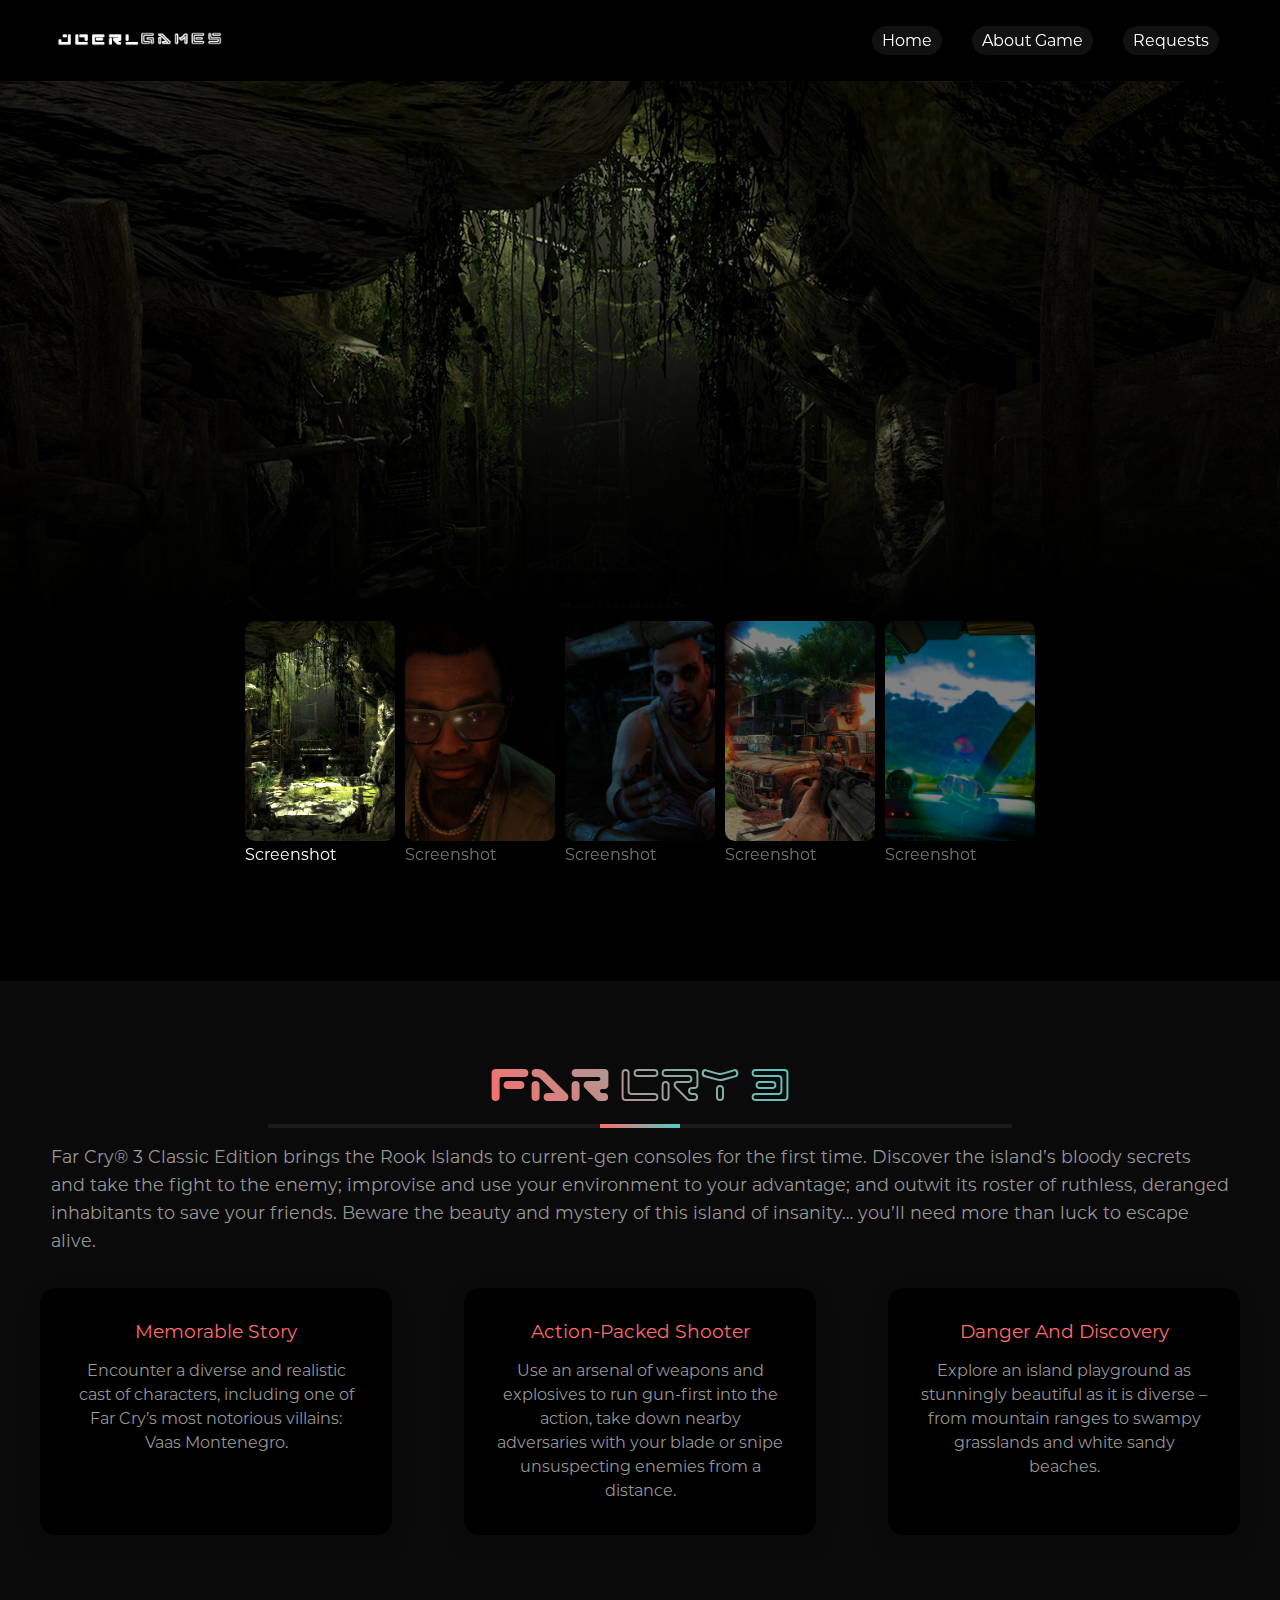
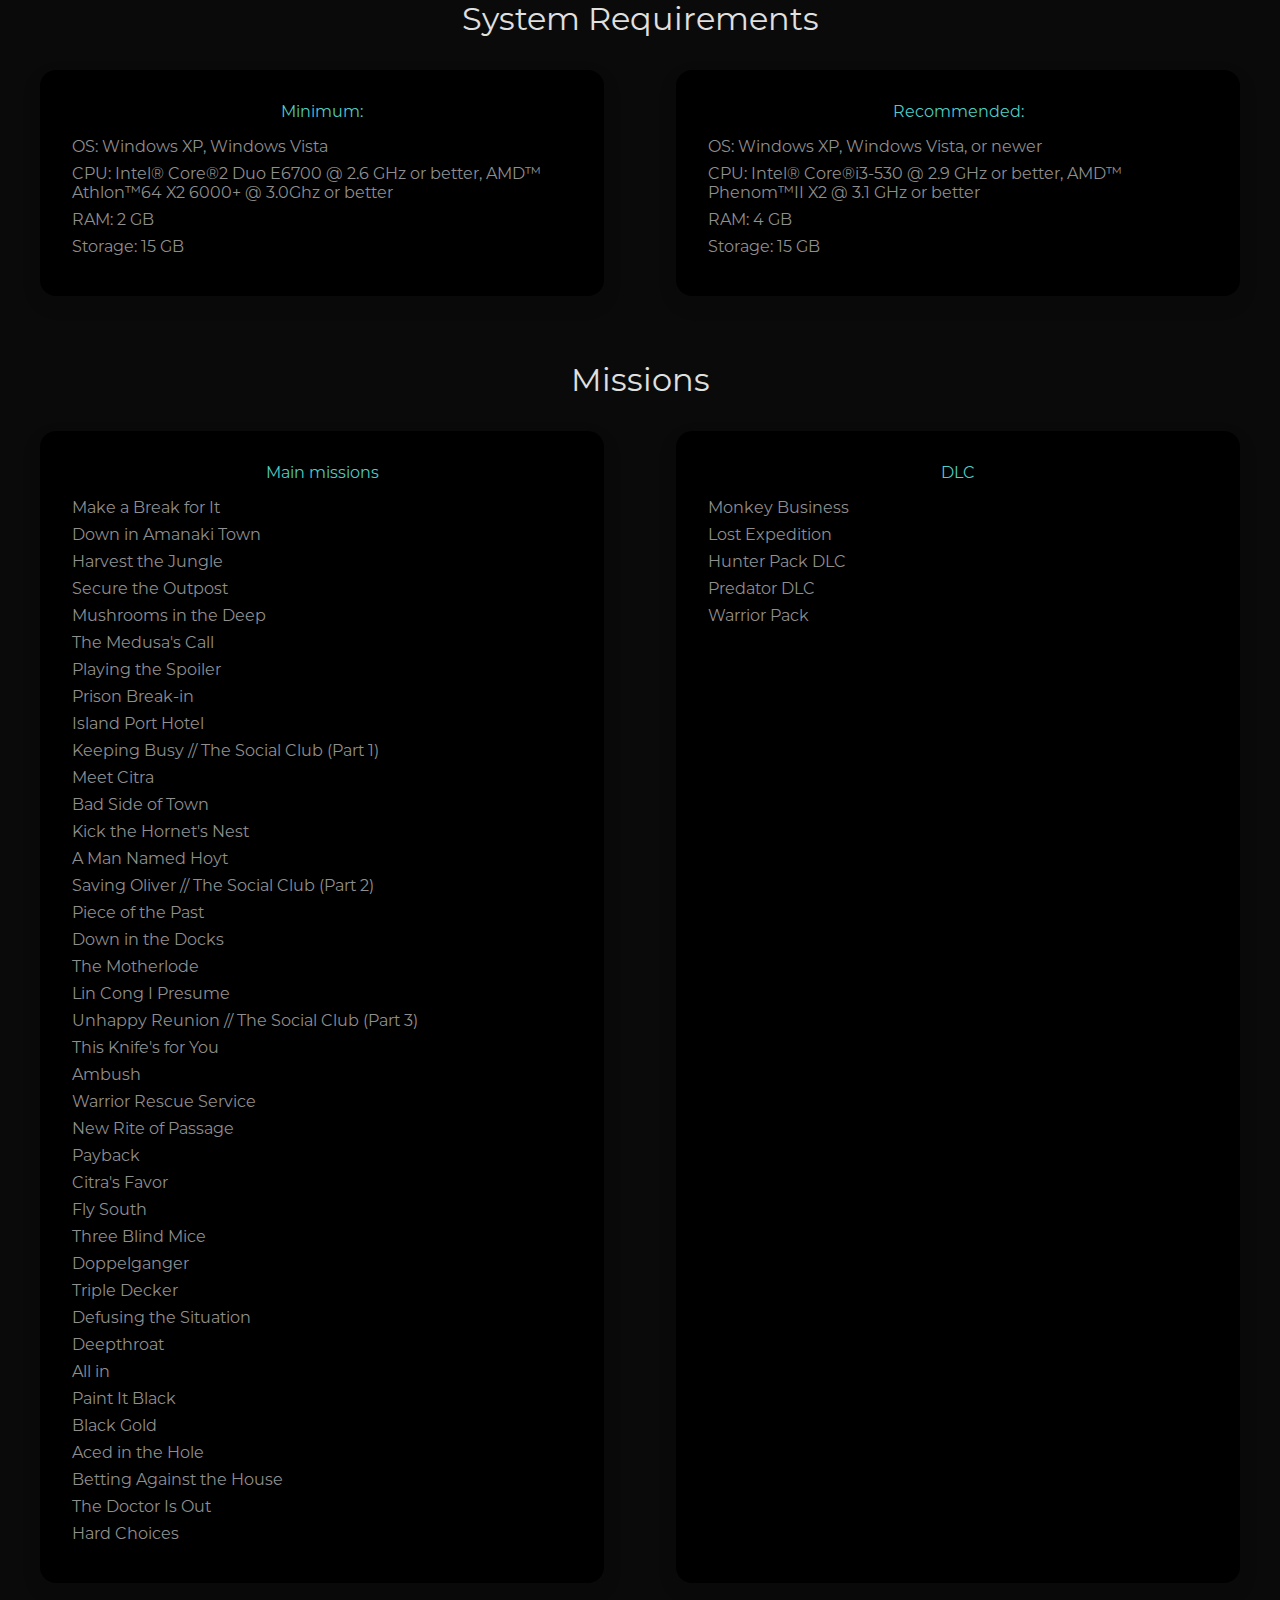
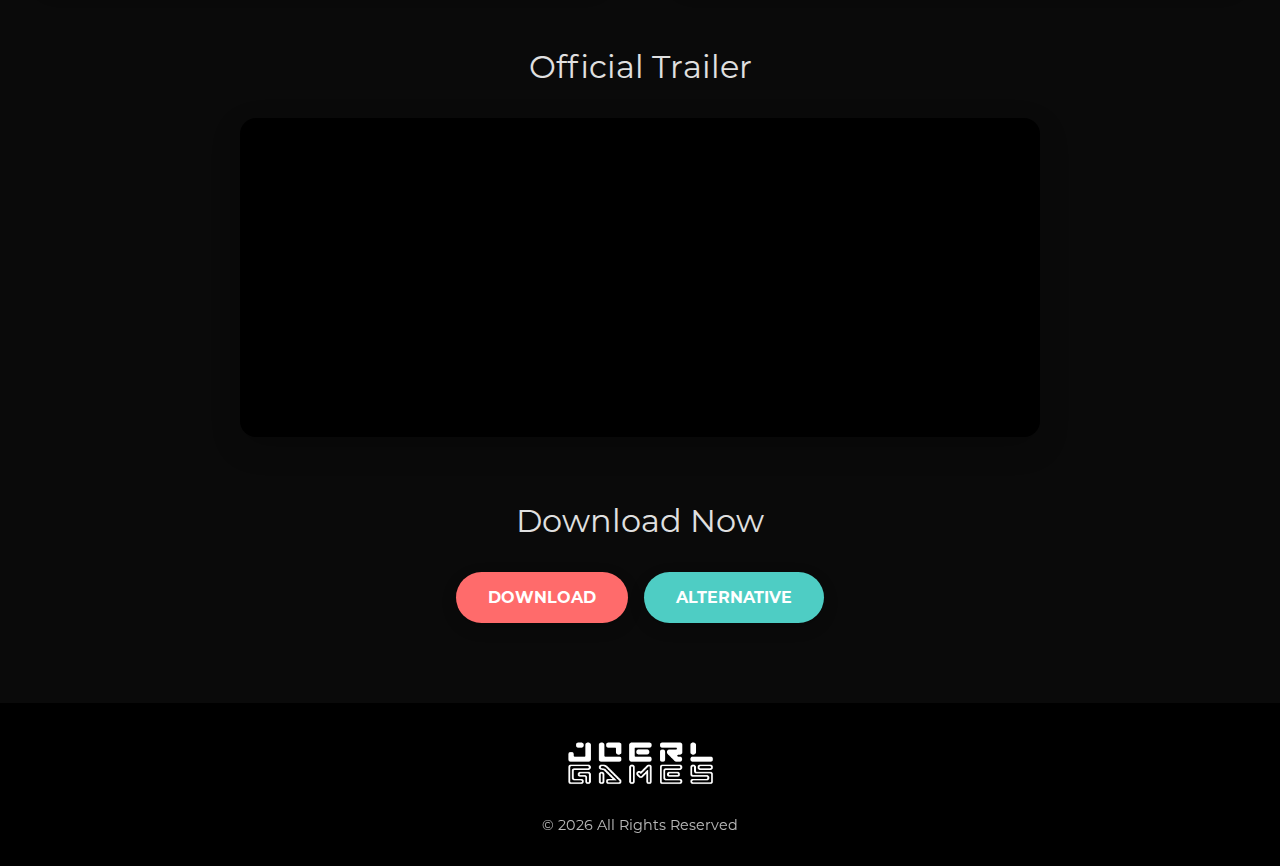
<file: farcry3.html>
<!DOCTYPE html>
<html lang="en">

<head>
  <title>Far Cry 3</title>
  <meta charset="utf-8" />
  <meta name="viewport"
    content="user-scalable=no, initial-scale=1, maximum-scale=1, minimum-scale=1, width=device-width, height=device-height" />
  <meta name="description" content="JOERL GAMES" />
  <meta name="keywords" content="html, css, javascript, jquery" />
  <meta name="author" content="Joel Anang" />
  <link rel="stylesheet" href="Styles/styles.css" />
  <link rel="icon" href="./Images/favicon.png" type="image/x-icon" />
</head>

<body>
  <section>
    <header>
      <div class="nav-logo">
        <a href="index.html">
          <img src="./Images/nav-logo.png" alt="JOERL GAMES Logo" />
        </a>
      </div>
      <ul class="menu">
        <li><a href="index.html" class="active">Home</a></li>
        <li><a href="#about">About Game</a></li>
        <li><a href="requests.html">Requests</a></li>
      </ul>
      <!-- Mobile Menu Icon -->
      <div class="menu-icon" onclick="toggleMenu()">
        &#9776; <!-- Hamburger Icon -->
      </div>
    </header>

    <!--=======================================================-->
    <!-- SLIDER -->
    <div class="slider">
      <!-- list Items -->
      <div class="list">
        <div class="item active">
          <img src="./Images/fc31.jpg">
          <div class="content">
            <p>Open World</p>
            <h2>Far Cry 3</h2>
            <p>
              Screenshots
            </p>
          </div>
        </div>
        <!--=======================================================-->
        <div class="item">
          <img src="./Images/fc32.jpg">
          <div class="content">
            <p>Open World</p>
            <h2>Far Cry 3</h2>
            <p>
              Screenshots
            </p>
          </div>
        </div>
        <!--=======================================================-->
        <div class="item">
          <img src="./Images/fc33.jpg">
          <div class="content">
            <p>Open World</p>
            <h2>Far Cry 3</h2>
            <p>
              Screenshots
            </p>
          </div>
        </div>
        <!--=======================================================-->
        <div class="item">
          <img src="./Images/fc34.jpg">
          <div class="content">
            <p>Open World</p>
            <h2>Far Cry 3</h2>
            <p>
              Screenshots
            </p>
          </div>
        </div>
        <!--=======================================================-->
        <div class="item">
          <img src="./Images/fc35.jpg">
          <div class="content">
            <p>Open World</p>
            <h2>Far Cry 3</h2>
            <p>
              Screenshots
            </p>
          </div>
        </div>
      </div>
      <!--=======================================================-->
      <!-- THUMBNAILS -->
      <div class="thumbnail">
        <div class="item active">
          <img src="./Images/fc31.jpg">
          <div class="content">
            Screenshot
          </div>
        </div>
        <!--=======================================================-->
        <div class="item">
          <img src="./Images/fc32.jpg">
          <div class="content">
            Screenshot
          </div>
        </div>
        <!--=======================================================-->
        <div class="item">
          <img src="./Images/fc33.jpg">
          <div class="content">
            Screenshot
          </div>
        </div>
        <!--=======================================================-->
        <div class="item">
          <img src="./Images/fc34.jpg">
          <div class="content">
            Screenshot
          </div>
        </div>
        <!--=======================================================-->
        <div class="item">
          <img src="./Images/fc35.jpg">
          <div class="content">
            Screenshot
          </div>
        </div>
        <!--=======================================================-->
      </div>
    </div>
  </section>
  <!--=======================================================-->

  <!-- ABOUT THIS GAME SECTION -->
  <section class="about" id="about">
    <h2>FAR <span>CRY 3</span></h2>
    <hr>
    <div class="content-container">
      <p class="game-description">
        Far Cry® 3 Classic Edition brings the Rook Islands to current-gen consoles for the first time. Discover the
        island’s bloody secrets and take the fight to the enemy; improvise and use your environment to your advantage;
        and outwit its
        roster of ruthless, deranged inhabitants to save your friends. Beware the beauty and mystery of this island of
        insanity… you’ll need more than luck to escape alive.
      </p>
      <!--=======================================================-->
      <!-- GAME FEATURES -->
      <div class="features-grid">
        <div class="feature">
          <h3>Memorable Story</h3>
          <p>Encounter a diverse and realistic cast of characters, including one of Far Cry’s most notorious villains:
            Vaas Montenegro.</p>
        </div>
        <div class="feature">
          <h3>Action-Packed Shooter</h3>
          <p>Use an arsenal of weapons and explosives to run gun-first into the action, take down nearby adversaries
            with your blade or snipe unsuspecting enemies from a distance.</p>
        </div>
        <div class="feature">
          <h3>Danger And Discovery</h3>
          <p>Explore an island playground as stunningly beautiful as it is diverse – from mountain ranges to swampy
            grasslands and white sandy beaches.</p>
        </div>
      </div>
    </div>
    <!--=======================================================-->
    <!-- SYSTEM REQUIREMENTS -->
    <div class="system-requirements">
      <h3>System Requirements</h3>
      <div class="requirements-grid">
        <div class="requirement">
          <h4>Minimum:</h4>
          <ul>
            <li>OS: Windows XP, Windows Vista</li>
            <li>CPU: Intel® Core®2 Duo E6700 @ 2.6 GHz or better, AMD™ Athlon™64 X2 6000+ @ 3.0Ghz or better</li>
            <li>RAM: 2 GB</li>
            <li>Storage: 15 GB</li>
          </ul>
        </div>
        <!--=======================================================-->
        <div class="requirement">
          <h4>Recommended:</h4>
          <ul>
            <li>OS: Windows XP, Windows Vista, or newer</li>
            <li>CPU: Intel® Core®i3-530 @ 2.9 GHz or better, AMD™ Phenom™II X2 @ 3.1 GHz or better</li>
            <li>RAM: 4 GB</li>
            <li>Storage: 15 GB</li>
          </ul>
        </div>
      </div>
    </div>
    <!--=======================================================-->
    <!-- MISSIONS -->
    <div class="system-requirements">
      <h3>Missions</h3>
      <div class="requirements-grid">
        <div class="requirement">
          <h4>Main missions</h4>
          <ul>
            <li>
            <li>Make a Break for It</li>
            <li>Down in Amanaki Town</li>
            <li>Harvest the Jungle</li>
            <li>Secure the Outpost</li>
            <li>Mushrooms in the Deep</li>
            <li>The Medusa's Call</li>
            <li>Playing the Spoiler</li>
            <li>Prison Break-in </li>
            <li>Island Port Hotel</li>
            <li>Keeping Busy // The Social Club (Part 1)</li>
            <li>Meet Citra</li>
            <li>Bad Side of Town</li>
            <li>Kick the Hornet's Nest</li>
            <li>A Man Named Hoyt</li>
            <li>Saving Oliver // The Social Club (Part 2)</li>
            <li>Piece of the Past</li>
            <li>Down in the Docks</li>
            <li>The Motherlode</li>
            <li>Lin Cong I Presume</li>
            <li>Unhappy Reunion // The Social Club (Part 3)</li>
            <li>This Knife's for You</li>
            <li>Ambush</li>
            <li>Warrior Rescue Service</li>
            <li>New Rite of Passage</li>
            <li>Payback</li>
            <li>Citra's Favor</li>
            <li>Fly South</li>
            <li>Three Blind Mice</li>
            <li>Doppelganger</li>
            <li>Triple Decker</li>
            <li>Defusing the Situation</li>
            <li>Deepthroat</li>
            <li>All in</li>
            <li>Paint It Black</li>
            <li>Black Gold</li>
            <li>Aced in the Hole</li>
            <li>Betting Against the House</li>
            <li>The Doctor Is Out</li>
            <li>Hard Choices</li>
            </li>
          </ul>
        </div>

        <div class="requirement">
          <h4>DLC</h4>
          <ul>
            <li>
            <li>Monkey Business</li>
            <li>Lost Expedition</li>
            <li>Hunter Pack DLC</li>
            <li>Predator DLC</li>
            <li>Warrior Pack</li>
            </li>
          </ul>
        </div>
      </div>
    </div>




    <!--=======================================================-->
    <!-- GAME TRAILER -->
    <div class="trailer-container">
      <h3>Official Trailer</h3>
      <div class="video-wrapper">
        <iframe width="560" height="315" src="https://www.youtube.com/embed/wEZfi1QfdIE?si=0fgf6vGXySsIjuyL"
          title="YouTube video player" frameborder="0"
          allow="accelerometer; autoplay; clipboard-write; encrypted-media; gyroscope; picture-in-picture; web-share"
          referrerpolicy="strict-origin-when-cross-origin" allowfullscreen></iframe>
      </div>
    </div>
    <!--=======================================================-->
    <!-- DOWNLOAD BUTTONS -->
    <div class="download-section">
      <h3>Download Now</h3>
      <div class="download-buttons">
        <a href="magnet:?xt=urn:btih:1289301FEB2D38E3412DCA69AEB965F532C2867B" class="download-btn primary">Download</a>
        <!--=======================================================-->
        <a href="magnet:?xt=urn:btih:a09fb0185a4e5cb702938b0d3c7c34fd0ee769fe&dn=Far+Cry+3+%28Eng%2FRus%29+RePack+by+R.G+Mechanics&tr=udp%3A%2F%2Ftracker.leechers-paradise.org%3A6969&tr=udp%3A%2F%2Fzer0day.ch%3A1337&tr=udp%3A%2F%2Ftracker.coppersurfer.tk%3A6969&tr=udp%3A%2F%2Fpublic.popcorn-tracker.org%3A6969"
          class="download-btn">Alternative</a>
      </div>
    </div>
  </section>
  <!--=======================================================-->

  <button class="back-to-top" id="backToTop">
    <img src="./Images/b2t.png" alt="Back to top">
  </button>
  <!--=======================================================-->
  <footer class="footer">
    <div class="footer-container">
      <img src="./Images/logo.png" alt="Company Logo" class="footer-logo">
      <div class="copyright">
        ©
        <script>document.write(new Date().getFullYear())</script> All Rights Reserved
      </div>
    </div>
  </footer>

  <!--=======================================================-->
  <!--SCRIPT-->
  <script>
    const backToTop = document.getElementById('backToTop');

    // SHOW/HIDE BUTTON BASED ON SCROLL POSITION
    window.addEventListener('scroll', () => {
      if (window.scrollY > 300) {
        backToTop.classList.add('visible');
      } else {
        backToTop.classList.remove('visible');
      }
    });

    // SMOOTH SCROLL TO TOP WHEN CLICKED
    backToTop.addEventListener('click', () => {
      window.scrollTo({
        top: 0,
        behavior: 'smooth'
      });
    });

    /////////////////////////////////////////////////////////
    // SLIDER
    let items = document.querySelectorAll('.slider .list .item');
    let thumbnails = document.querySelectorAll('.thumbnail .item');
    let thumbnailsContainer = document.querySelector('.thumbnail .list');

    // CONFIG PARAM
    let countItem = items.length;
    let itemActive = 0;
    let isThumbnailClicked = false; // FLAG TO TRACK CLICK
    let startX = 0;
    let currentTranslate = 0;
    let prevTranslate = 0;
    let maxTranslate = 0;
    let minTranslate = 0;

    // INITIAL ACTIVE STATE
    items[0].classList.add('active');
    thumbnails[0].classList.add('active');

    // AUTO-RUN SLIDER
    let refreshInterval = setInterval(() => {
      itemActive = itemActive + 1;
      if (itemActive >= countItem) {
        itemActive = 0;
      }
      showSlider();
    }, 8000);

    function showSlider() {
      // REMOVE ACTIVE CLASS FROM OLD ITEMS
      let itemActiveOld = document.querySelector('.slider .list .item.active');
      let thumbnailActiveOld = document.querySelector('.thumbnail .item.active');

      // CHECK IF OLD ACTIVE ITEMS EXIST BEFORE REMOVING THE CLASS
      if (itemActiveOld) {
        itemActiveOld.classList.remove('active');
      }
      if (thumbnailActiveOld) {
        thumbnailActiveOld.classList.remove('active');
      }

      // ADD ACTIVE CLASS TO NEW ITEMS
      items[itemActive].classList.add('active');
      thumbnails[itemActive].classList.add('active');
      setPositionThumbnail();

      // RESET THE AUTO-RUN SLIDER INTERVAL
      clearInterval(refreshInterval);
      refreshInterval = setInterval(() => {
        itemActive = itemActive + 1;
        if (itemActive >= countItem) {
          itemActive = 0;
        }
        showSlider();
      }, 8000);
    }

    function setPositionThumbnail() {
      if (isThumbnailClicked) {
        let thumbnailActive = document.querySelector('.thumbnail .item.active');
        let rect = thumbnailActive.getBoundingClientRect();
        if (rect.left < 0 || rect.right > window.innerWidth) {
          thumbnailActive.scrollIntoView({ behavior: 'smooth', inline: 'nearest' });
        }
        isThumbnailClicked = false; // RESET FLAG
      }
    }

    // CLICK THUMBNAIL
    thumbnails.forEach((thumbnail, index) => {
      thumbnail.addEventListener('click', () => {
        itemActive = index;
        isThumbnailClicked = true; // SET FLAG
        showSlider();
      });
    });

    // TOUCH EVENTS FOR THUMBNAIL SWIPING
    thumbnailsContainer.addEventListener('touchstart', touchStart);
    thumbnailsContainer.addEventListener('touchmove', touchMove);
    thumbnailsContainer.addEventListener('touchend', touchEnd);

    function touchStart(event) {
      startX = event.touches[0].clientX;
      prevTranslate = currentTranslate;
    }

    function touchMove(event) {
      const currentX = event.touches[0].clientX;
      const deltaX = currentX - startX;
      currentTranslate = prevTranslate + deltaX;

      // CALCULATE MIN AND MAX TRANSLATE VALUES
      minTranslate = window.innerWidth - thumbnailsContainer.scrollWidth;
      maxTranslate = 0;

      // LIMIT THE SLIDING WITHIN BOUNDS
      if (currentTranslate > maxTranslate) {
        currentTranslate = maxTranslate;
      }
      if (currentTranslate < minTranslate) {
        currentTranslate = minTranslate;
      }

      thumbnailsContainer.style.transform = `translateX(${currentTranslate}px)`;
    }

    function touchEnd() {
      prevTranslate = currentTranslate;
    }


    ///////////////////////////////////////////////////////////////////////////////
    // HAMBURGER SYMBOL
    // Function to toggle the mobile menu
    function toggleMenu() {
      const menu = document.querySelector('.menu');
      menu.classList.toggle('active');
    }
  </script>

  <!--=======================================================-->
  <!--SCRIPTS-->
  <script src="Scripts/Header.js"></script>
  <script src="Scripts/Pagination.js"></script>
  <!--=======================================================-->
  <!--///////////////////////////////////////////////////////-->
  <!--///////////////////////////////////////////////////////-->
  <!--///////////////////////////////////////////////////////-->
</body>

</html>
</file>
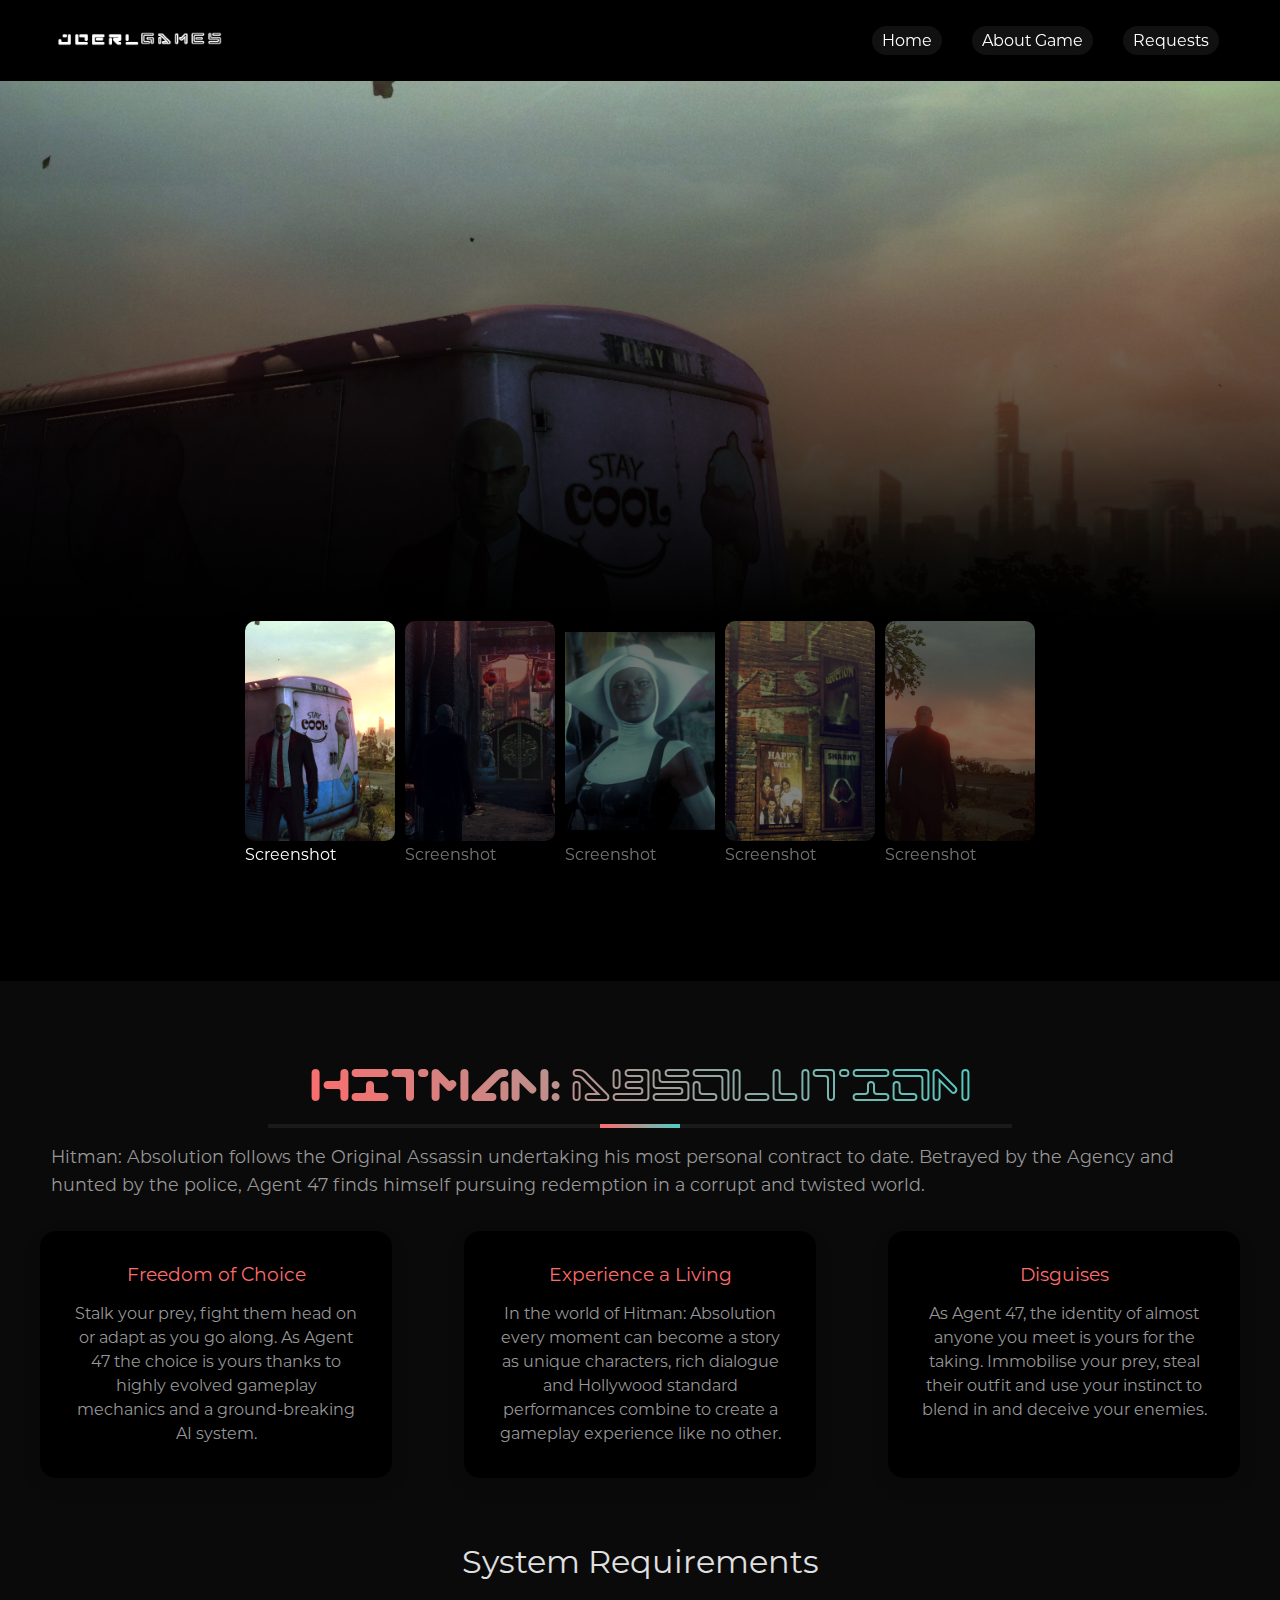
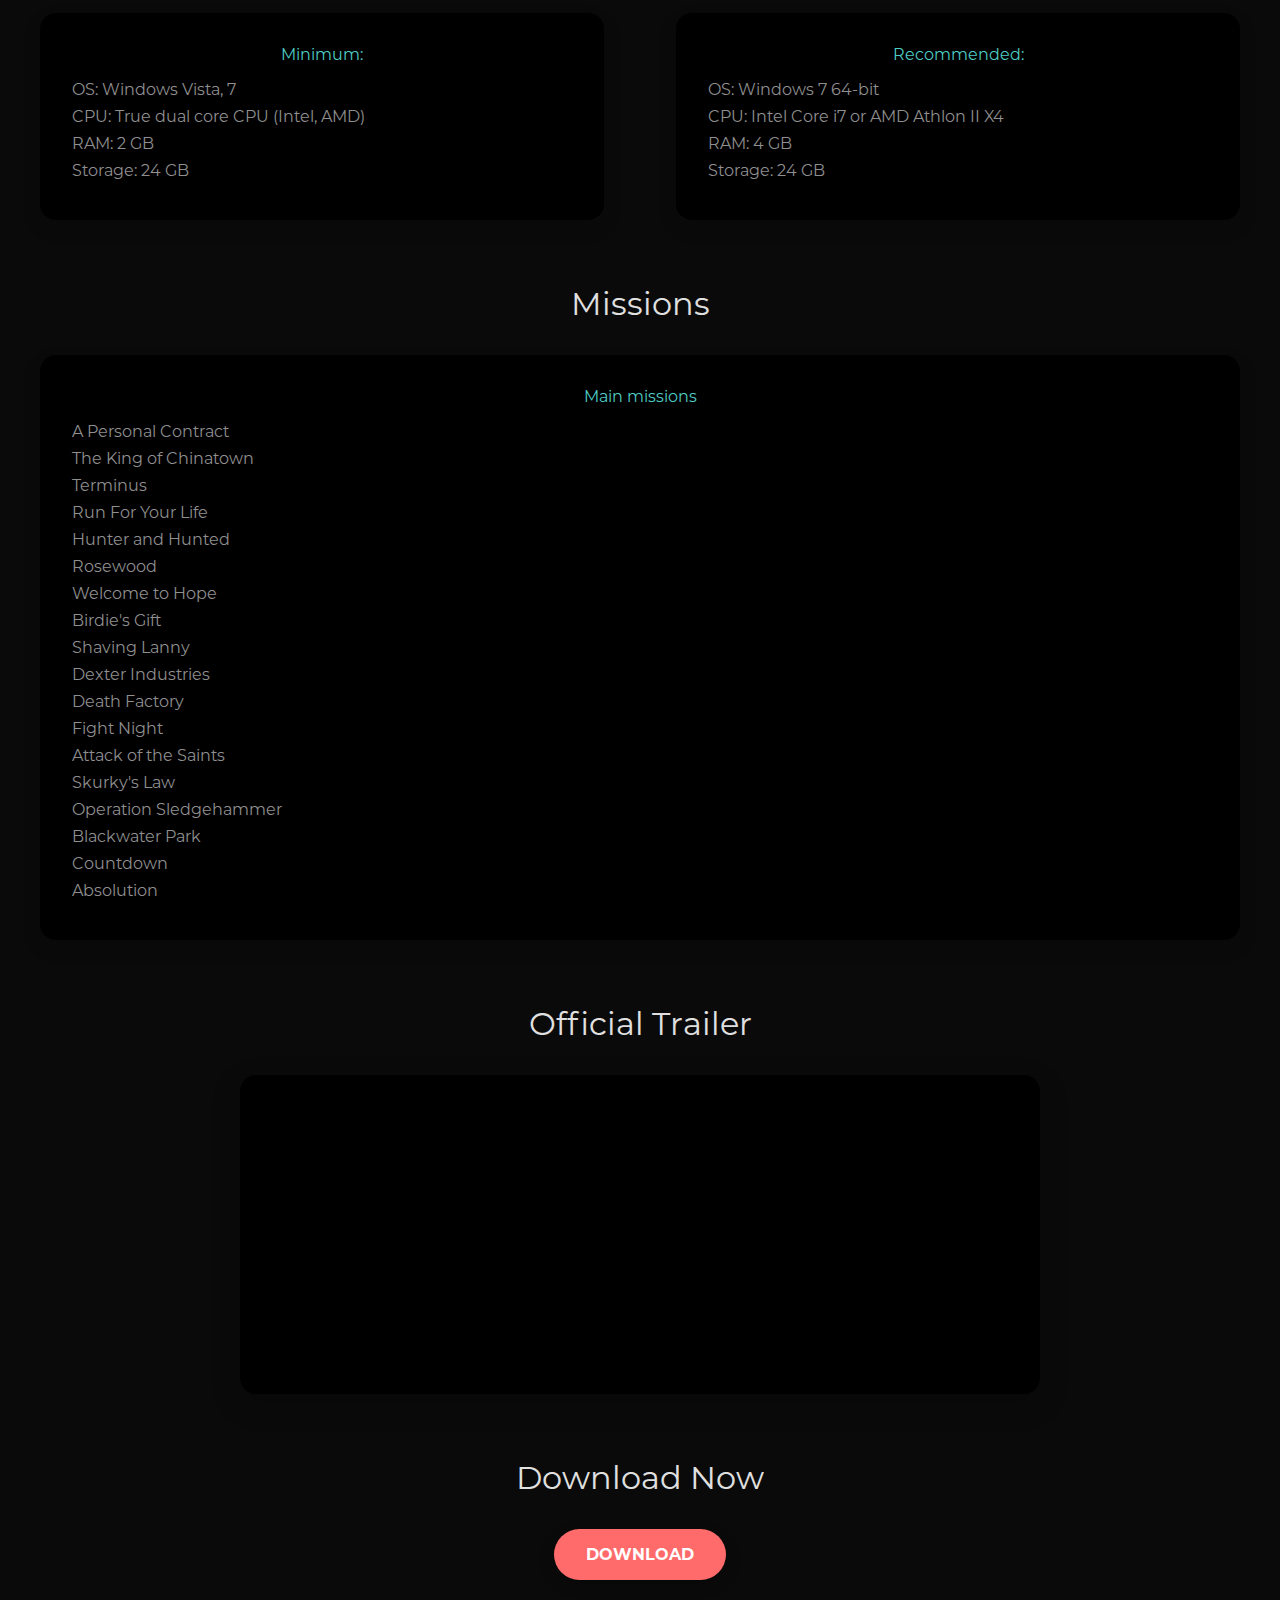
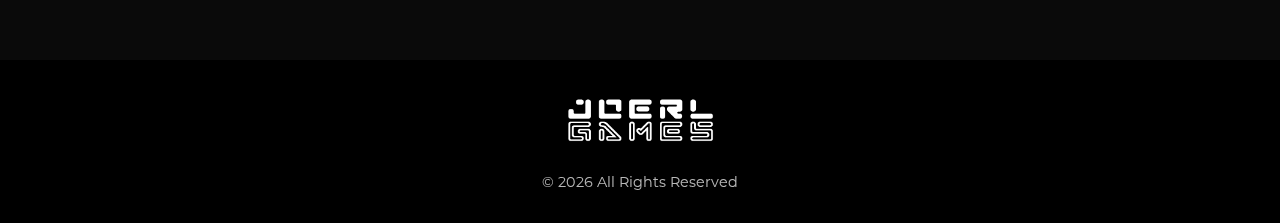
<file: hitmanabsolution.html>
<!DOCTYPE html>
<html lang="en">

<head>
  <title>Hitman Absolution</title>
  <meta charset="utf-8" />
  <meta name="viewport"
    content="user-scalable=no, initial-scale=1, maximum-scale=1, minimum-scale=1, width=device-width, height=device-height" />
  <meta name="description" content="JOERL GAMES" />
  <meta name="keywords" content="html, css, javascript, jquery" />
  <meta name="author" content="Joel Anang" />
  <link rel="stylesheet" href="Styles/styles.css" />
  <link rel="icon" href="./Images/favicon.png" type="image/x-icon" />
</head>

<body>
  <section>
    <header>
      <div class="nav-logo">
        <a href="index.html">
          <img src="./Images/nav-logo.png" alt="JOERL GAMES Logo" />
        </a>
      </div>
      <ul class="menu">
        <li><a href="index.html" class="active">Home</a></li>
        <li><a href="#about">About Game</a></li>
        <li><a href="requests.html">Requests</a></li>
      </ul>
      <!-- Mobile Menu Icon -->
      <div class="menu-icon" onclick="toggleMenu()">
        &#9776; <!-- Hamburger Icon -->
      </div>
    </header>

    <!--=======================================================-->
    <!-- SLIDER -->
    <div class="slider">
      <!-- list Items -->
      <div class="list">
        <div class="item active">
          <img src="./Images/hma1.jpg">
          <div class="content">
            <p>Stealth</p>
            <h2>Hitman Absolution</h2>
            <p>
              Screenshots
            </p>
          </div>
        </div>
        <!--=======================================================-->
        <div class="item">
          <img src="./Images/hma2.jpg">
          <div class="content">
            <p>Stealth</p>
            <h2>Hitman Absolution</h2>
            <p>
              Screenshots
            </p>
          </div>
        </div>
        <!--=======================================================-->
        <div class="item">
          <img src="./Images/hma3.jpg">
          <div class="content">
            <p>Stealth</p>
            <h2>Hitman Absolution</h2>
            <p>
              Screenshots
            </p>
          </div>
        </div>
        <!--=======================================================-->
        <div class="item">
          <img src="./Images/hma4.jpg">
          <div class="content">
            <p>Stealth</p>
            <h2>Hitman Absolution</h2>
            <p>
              Screenshots
            </p>
          </div>
        </div>
        <!--=======================================================-->
        <div class="item">
          <img src="./Images/hma5.jpg">
          <div class="content">
            <p>Stealth</p>
            <h2>Hitman Absolution</h2>
            <p>
              Screenshots
            </p>
          </div>
        </div>
      </div>
      <!--=======================================================-->
      <!-- THUMBNAILS -->
      <div class="thumbnail">
        <div class="item active">
          <img src="./Images/hma1.jpg">
          <div class="content">
            Screenshot
          </div>
        </div>
        <!--=======================================================-->
        <div class="item">
          <img src="./Images/hma2.jpg">
          <div class="content">
            Screenshot
          </div>
        </div>
        <!--=======================================================-->
        <div class="item">
          <img src="./Images/hma3.jpg">
          <div class="content">
            Screenshot
          </div>
        </div>
        <!--=======================================================-->
        <div class="item">
          <img src="./Images/hma4.jpg">
          <div class="content">
            Screenshot
          </div>
        </div>
        <!--=======================================================-->
        <div class="item">
          <img src="./Images/hma5.jpg">
          <div class="content">
            Screenshot
          </div>
        </div>
        <!--=======================================================-->
      </div>
    </div>
  </section>
  <!--=======================================================-->

  <!-- ABOUT THIS GAME SECTION -->
  <section class="about" id="about">
    <h2>Hitman: <span>Absolution</span></h2>
    <hr>
    <div class="content-container">
      <p class="game-description">
        Hitman: Absolution follows the Original Assassin undertaking his most personal contract to date. Betrayed by the
        Agency
        and hunted by the police, Agent 47 finds himself pursuing redemption in a corrupt and twisted world.
      </p>
      <!--=======================================================-->
      <!-- GAME FEATURES -->
      <div class="features-grid">
        <div class="feature">
          <h3>Freedom of Choice</h3>
          <p>Stalk your prey, fight them head on or adapt as you go along. As Agent 47 the choice is yours thanks to
            highly evolved
            gameplay mechanics and a ground-breaking AI system.</p>
        </div>
        <div class="feature">
          <h3>Experience a Living</h3>
          <p>In the world of Hitman: Absolution every moment can become a story as unique characters, rich dialogue and
            Hollywood
            standard performances combine to create a gameplay experience like no other.
          </p>
        </div>
        <div class="feature">
          <h3>Disguises</h3>
          <p>As Agent 47, the identity of almost anyone you meet is yours for the taking. Immobilise your prey, steal
            their outfit
            and use your instinct to blend in and deceive your enemies.</p>
        </div>
      </div>
    </div>
    <!--=======================================================-->
    <!-- SYSTEM REQUIREMENTS -->
    <div class="system-requirements">
      <h3>System Requirements</h3>
      <div class="requirements-grid">
        <div class="requirement">
          <h4>Minimum:</h4>
          <ul>
            <li>OS: Windows Vista, 7
            </li>
            <li>CPU: True dual core CPU (Intel, AMD)</li>
            <li>RAM: 2 GB</li>
            <li>Storage: 24 GB</li>
          </ul>
        </div>
        <!--=======================================================-->
        <div class="requirement">
          <h4>Recommended:</h4>
          <ul>
            <li>OS: Windows 7 64-bit</li>
            <li>CPU: Intel Core i7 or AMD Athlon II X4</li>
            <li>RAM: 4 GB</li>
            <li>Storage: 24 GB</li>
          </ul>
        </div>
      </div>
    </div>
    <!--=======================================================-->
    <!-- MISSIONS -->
    <div class="system-requirements">
      <h3>Missions</h3>
      <div class="requirements-grid">
        <div class="requirement">
          <h4>Main missions</h4>
          <ul>
            <li>A Personal Contract</li>
            <li>The King of Chinatown</li>
            <li>Terminus</li>
            <li>Run For Your Life</li>
            <li>Hunter and Hunted</li>
            <li>Rosewood</li>
            <li>Welcome to Hope</li>
            <li>Birdie's Gift</li>
            <li>Shaving Lanny</li>
            <li>Dexter Industries</li>
            <li>Death Factory</li>
            <li>Fight Night</li>
            <li>Attack of the Saints</li>
            <li>Skurky's Law</li>
            <li>Operation Sledgehammer</li>
            <li>Blackwater Park</li>
            <li>Countdown</li>
            <li>Absolution</li>
          </ul>
        </div>
      </div>
    </div>
    </div>




    <!--=======================================================-->
    <!-- GAME TRAILER -->
    <div class="trailer-container">
      <h3>Official Trailer</h3>
      <div class="video-wrapper">
        <iframe width="560" height="315" src="https://www.youtube.com/embed/Wu1Aii7scBo?si=56hfJRWL2HwMIOJb"
          title="YouTube video player" frameborder="0"
          allow="accelerometer; autoplay; clipboard-write; encrypted-media; gyroscope; picture-in-picture; web-share"
          referrerpolicy="strict-origin-when-cross-origin" allowfullscreen></iframe>
      </div>
      <!--=======================================================-->
      <!-- DOWNLOAD BUTTONS -->
      <div class="download-section">
        <h3>Download Now</h3>
        <div class="download-buttons">
          <a href="magnet:?xt=urn:btih:aa2356acf68f0c9267b76406d8e2a0be2fa68c1d&dn=Hitman+Absolution+version+1.0.447.0+%2B+all+DLCs+Muti+8+repack+Mr+DJ&tr=udp%3A%2F%2Ftracker.openbittorrent.com%3A80%2Fannounce&tr=udp%3A%2F%2Fglotorrents.pw%3A6969%2Fannounce&tr=udp%3A%2F%2Ftracker.openbittorrent.com%3A80%2Fannounce&tr=udp%3A%2F%2Ftracker.opentrackr.org%3A1337%2Fannounce&tr=udp%3A%2F%2Fzer0day.to%3A1337%2Fannounce&tr=udp%3A%2F%2Ftracker.coppersurfer.tk%3A6969%2Fannounce"
            class="download-btn primary">Download</a>
          <!--=======================================================-->
        </div>
      </div>
  </section>
  <!--=======================================================-->

  <button class="back-to-top" id="backToTop">
    <img src="./Images/b2t.png" alt="Back to top">
  </button>
  <!--=======================================================-->
  <footer class="footer">
    <div class="footer-container">
      <img src="./Images/logo.png" alt="Company Logo" class="footer-logo">
      <div class="copyright">
        ©
        <script>document.write(new Date().getFullYear())</script> All Rights Reserved
      </div>
    </div>
  </footer>

  <!--=======================================================-->
  <!--SCRIPT-->
  <script>
    const backToTop = document.getElementById('backToTop');

    // SHOW/HIDE BUTTON BASED ON SCROLL POSITION
    window.addEventListener('scroll', () => {
      if (window.scrollY > 300) {
        backToTop.classList.add('visible');
      } else {
        backToTop.classList.remove('visible');
      }
    });

    // SMOOTH SCROLL TO TOP WHEN CLICKED
    backToTop.addEventListener('click', () => {
      window.scrollTo({
        top: 0,
        behavior: 'smooth'
      });
    });

    /////////////////////////////////////////////////////////
    // SLIDER
    let items = document.querySelectorAll('.slider .list .item');
    let thumbnails = document.querySelectorAll('.thumbnail .item');
    let thumbnailsContainer = document.querySelector('.thumbnail .list');

    // CONFIG PARAM
    let countItem = items.length;
    let itemActive = 0;
    let isThumbnailClicked = false; // FLAG TO TRACK CLICK
    let startX = 0;
    let currentTranslate = 0;
    let prevTranslate = 0;
    let maxTranslate = 0;
    let minTranslate = 0;

    // INITIAL ACTIVE STATE
    items[0].classList.add('active');
    thumbnails[0].classList.add('active');

    // AUTO-RUN SLIDER
    let refreshInterval = setInterval(() => {
      itemActive = itemActive + 1;
      if (itemActive >= countItem) {
        itemActive = 0;
      }
      showSlider();
    }, 8000);

    function showSlider() {
      // REMOVE ACTIVE CLASS FROM OLD ITEMS
      let itemActiveOld = document.querySelector('.slider .list .item.active');
      let thumbnailActiveOld = document.querySelector('.thumbnail .item.active');

      // CHECK IF OLD ACTIVE ITEMS EXIST BEFORE REMOVING THE CLASS
      if (itemActiveOld) {
        itemActiveOld.classList.remove('active');
      }
      if (thumbnailActiveOld) {
        thumbnailActiveOld.classList.remove('active');
      }

      // ADD ACTIVE CLASS TO NEW ITEMS
      items[itemActive].classList.add('active');
      thumbnails[itemActive].classList.add('active');
      setPositionThumbnail();

      // RESET THE AUTO-RUN SLIDER INTERVAL
      clearInterval(refreshInterval);
      refreshInterval = setInterval(() => {
        itemActive = itemActive + 1;
        if (itemActive >= countItem) {
          itemActive = 0;
        }
        showSlider();
      }, 8000);
    }

    function setPositionThumbnail() {
      if (isThumbnailClicked) {
        let thumbnailActive = document.querySelector('.thumbnail .item.active');
        let rect = thumbnailActive.getBoundingClientRect();
        if (rect.left < 0 || rect.right > window.innerWidth) {
          thumbnailActive.scrollIntoView({ behavior: 'smooth', inline: 'nearest' });
        }
        isThumbnailClicked = false; // RESET FLAG
      }
    }

    // CLICK THUMBNAIL
    thumbnails.forEach((thumbnail, index) => {
      thumbnail.addEventListener('click', () => {
        itemActive = index;
        isThumbnailClicked = true; // SET FLAG
        showSlider();
      });
    });

    // TOUCH EVENTS FOR THUMBNAIL SWIPING
    thumbnailsContainer.addEventListener('touchstart', touchStart);
    thumbnailsContainer.addEventListener('touchmove', touchMove);
    thumbnailsContainer.addEventListener('touchend', touchEnd);

    function touchStart(event) {
      startX = event.touches[0].clientX;
      prevTranslate = currentTranslate;
    }

    function touchMove(event) {
      const currentX = event.touches[0].clientX;
      const deltaX = currentX - startX;
      currentTranslate = prevTranslate + deltaX;

      // CALCULATE MIN AND MAX TRANSLATE VALUES
      minTranslate = window.innerWidth - thumbnailsContainer.scrollWidth;
      maxTranslate = 0;

      // LIMIT THE SLIDING WITHIN BOUNDS
      if (currentTranslate > maxTranslate) {
        currentTranslate = maxTranslate;
      }
      if (currentTranslate < minTranslate) {
        currentTranslate = minTranslate;
      }

      thumbnailsContainer.style.transform = `translateX(${currentTranslate}px)`;
    }

    function touchEnd() {
      prevTranslate = currentTranslate;
    }


    ///////////////////////////////////////////////////////////////////////////////
    // HAMBURGER SYMBOL
    // Function to toggle the mobile menu
    function toggleMenu() {
      const menu = document.querySelector('.menu');
      menu.classList.toggle('active');
    }
  </script>

  <!--=======================================================-->
  <!--SCRIPTS-->
  <script src="Scripts/Header.js"></script>
  <script src="Scripts/Pagination.js"></script>
  <!--=======================================================-->
  <!--///////////////////////////////////////////////////////-->
  <!--///////////////////////////////////////////////////////-->
  <!--///////////////////////////////////////////////////////-->
</body>

</html>
</file>
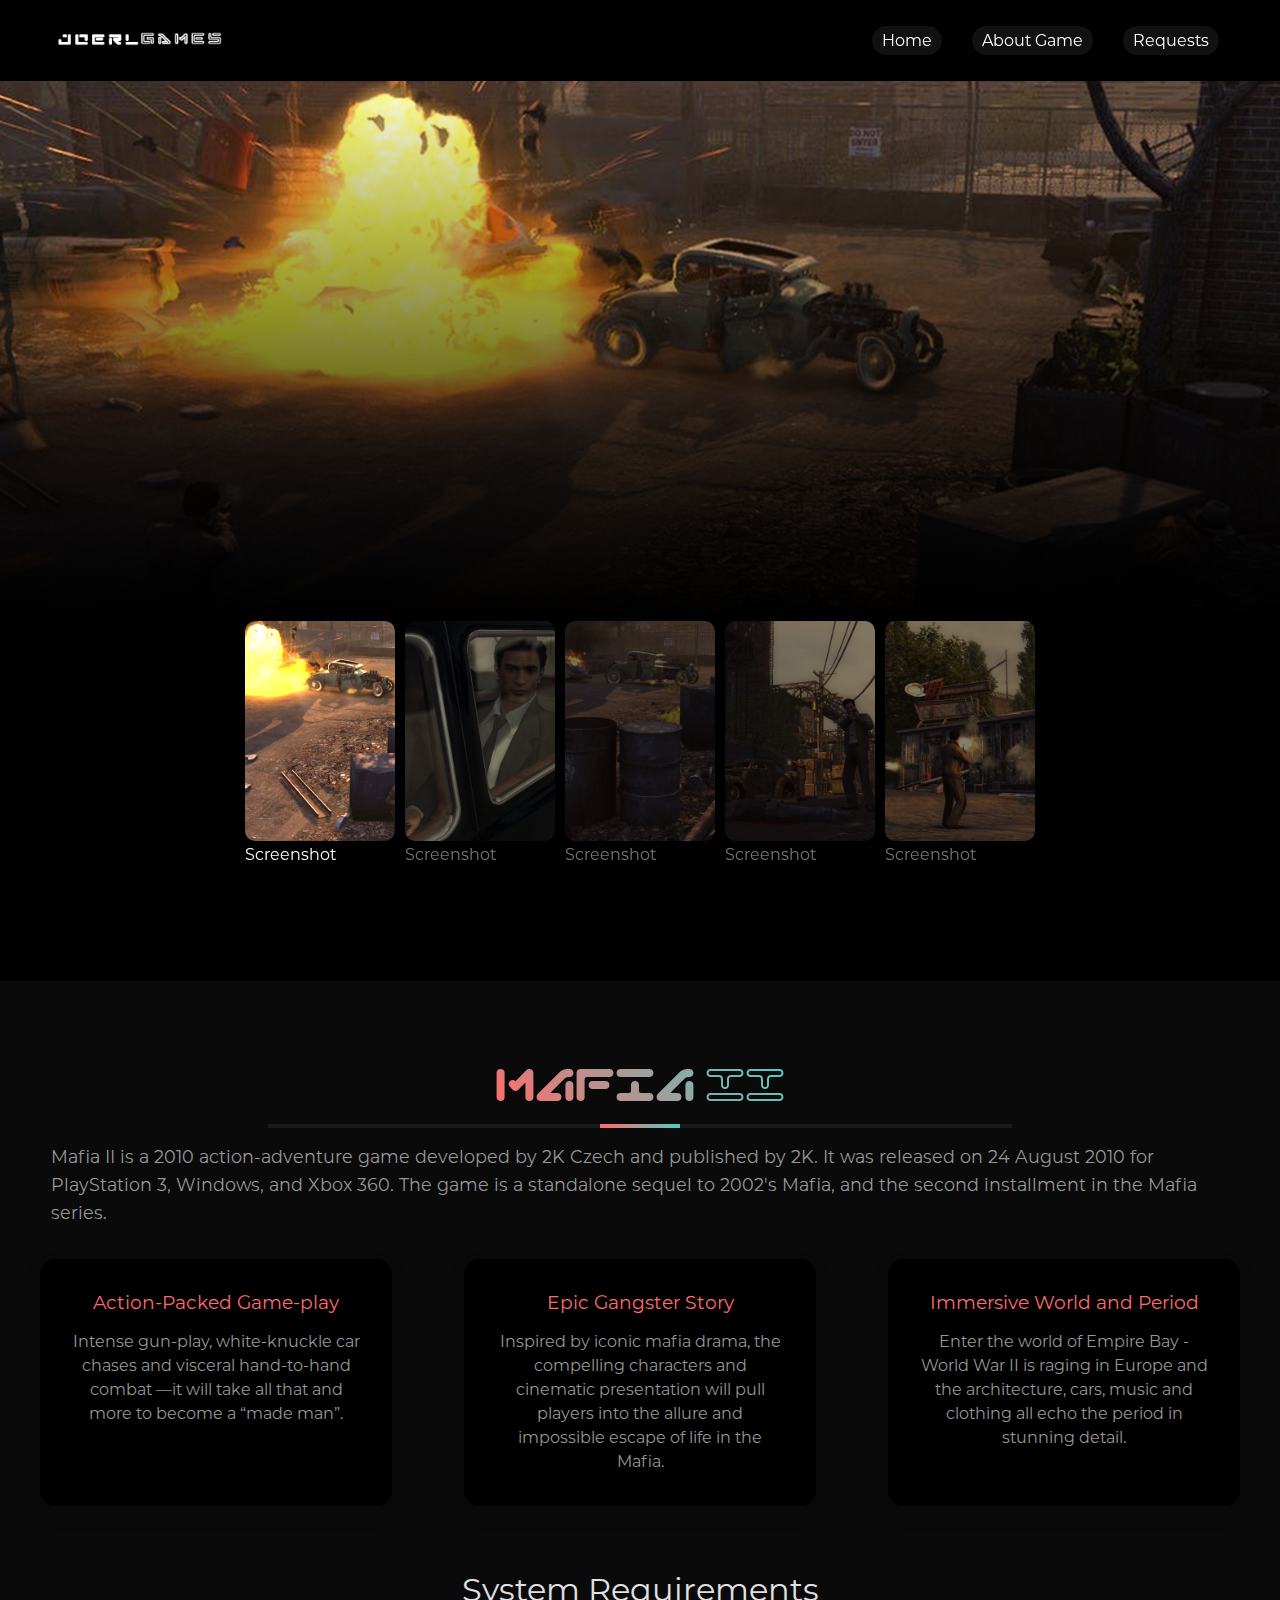
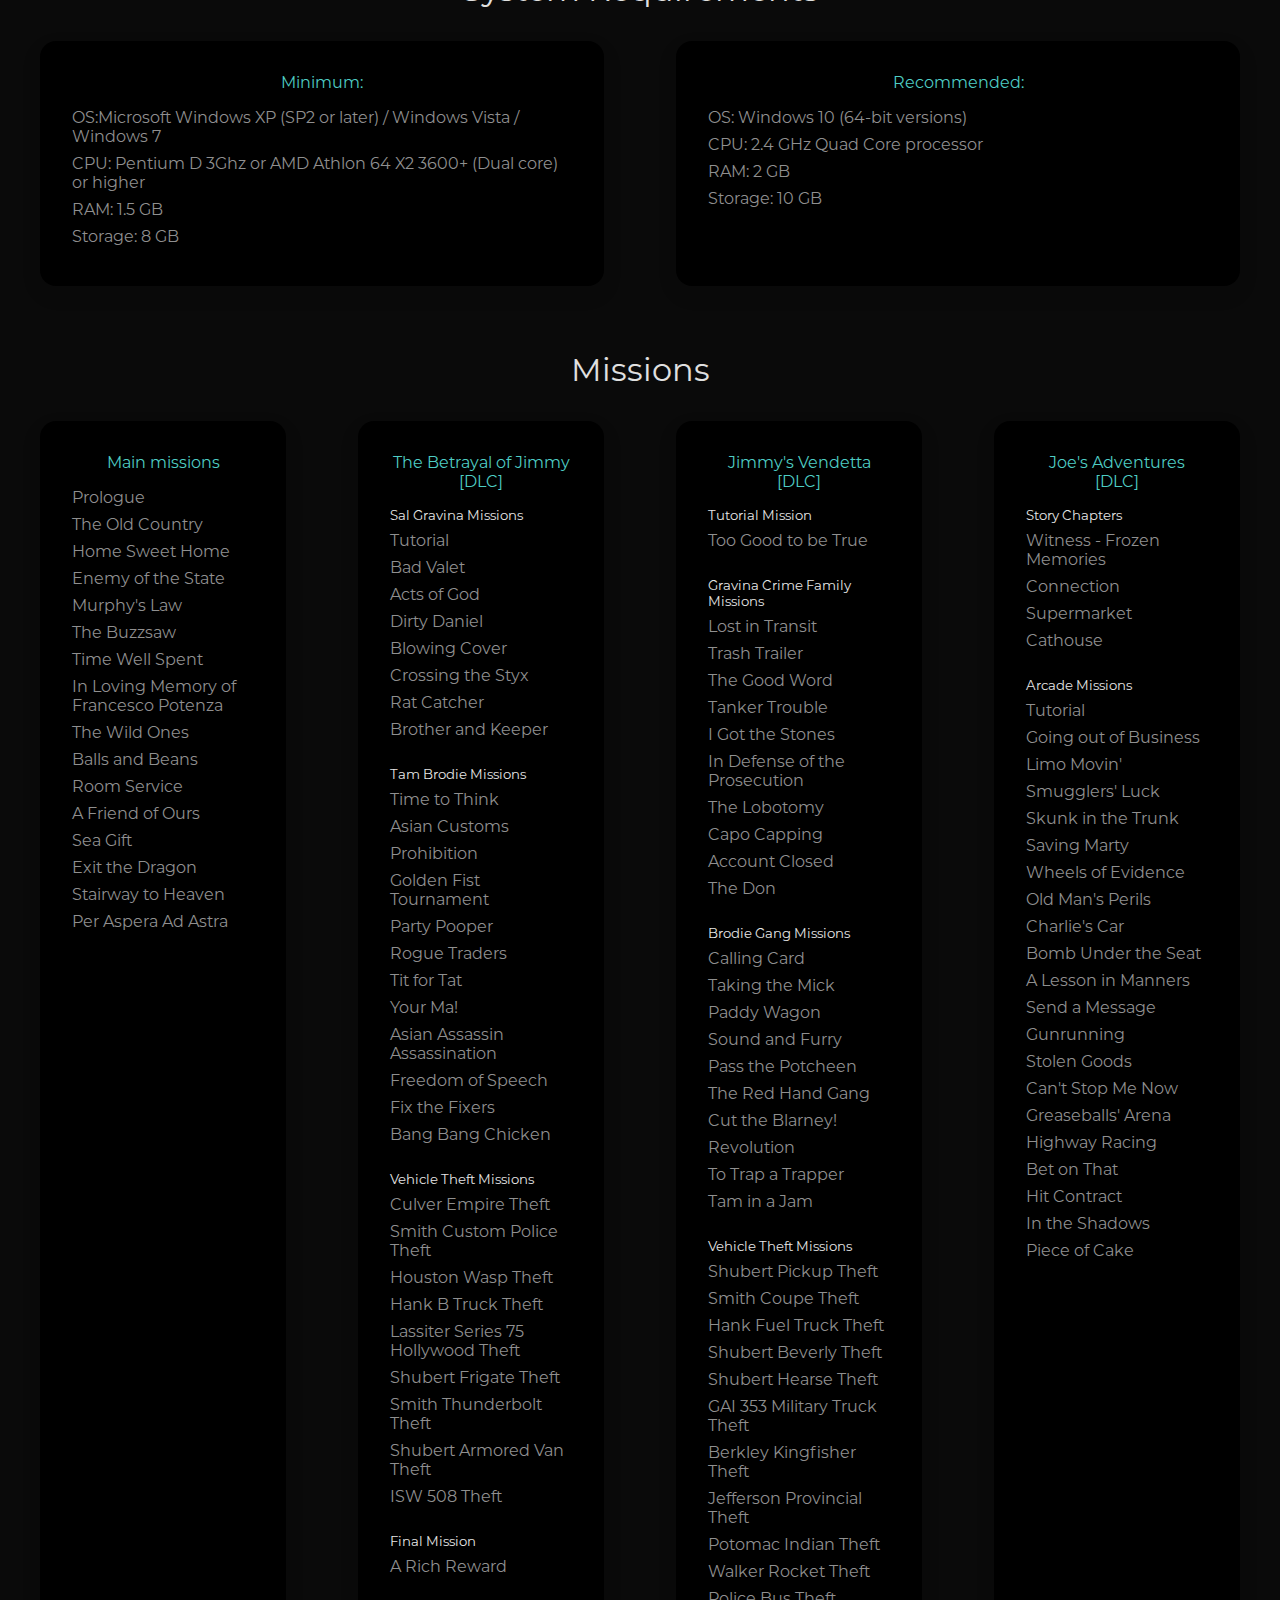
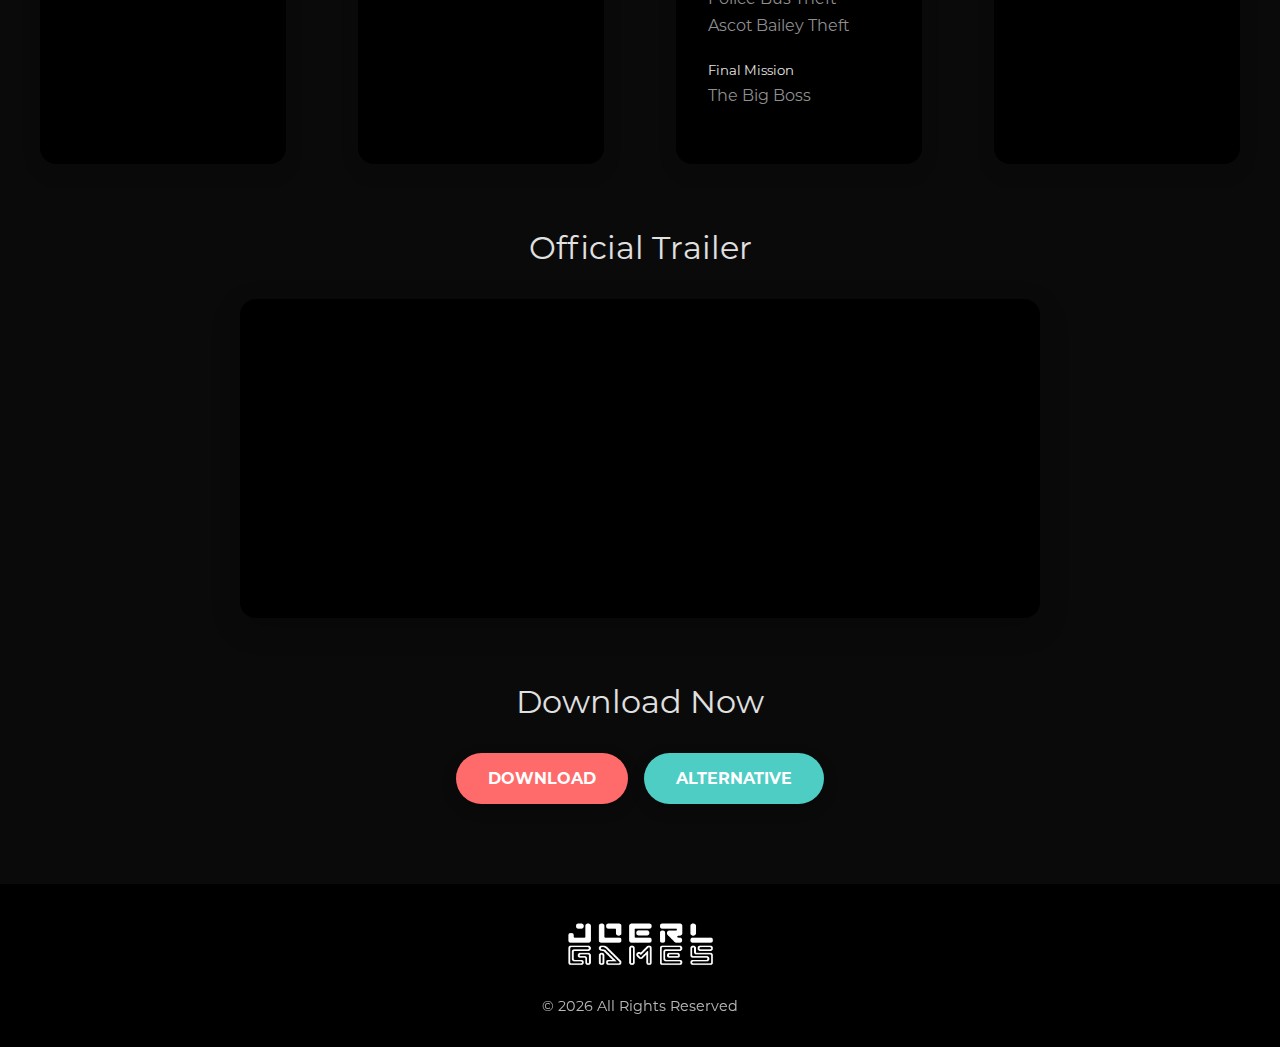
<file: mafiaii.html>
<!DOCTYPE html>
<html lang="en">

<head>
  <title>Mafia II</title>
  <meta charset="utf-8" />
  <meta name="viewport"
    content="user-scalable=no, initial-scale=1, maximum-scale=1, minimum-scale=1, width=device-width, height=device-height" />
  <meta name="description" content="JOERL GAMES" />
  <meta name="keywords" content="html, css, javascript, jquery" />
  <meta name="author" content="Joel Anang" />
  <link rel="stylesheet" href="Styles/styles.css" />
  <link rel="icon" href="./Images/favicon.png" type="image/x-icon" />
</head>

<body>
  <section>
    <header>
      <div class="nav-logo">
        <a href="index.html">
          <img src="./Images/nav-logo.png" alt="JOERL GAMES Logo" />
        </a>
      </div>
      <ul class="menu">
        <li><a href="index.html" class="active">Home</a></li>
        <li><a href="#about">About Game</a></li>
        <li><a href="requests.html">Requests</a></li>
      </ul>
      <!-- Mobile Menu Icon -->
      <div class="menu-icon" onclick="toggleMenu()">
        &#9776; <!-- Hamburger Icon -->
      </div>
    </header>

    <!--=======================================================-->
    <!-- SLIDER -->
    <div class="slider">
      <!-- list Items -->
      <div class="list">
        <div class="item active">
          <img src="./Images/mii1.jpg">
          <div class="content">
            <p>Action-adventure</p>
            <h2>Mafia II</h2>
            <p>
              Screenshots
            </p>
          </div>
        </div>
        <!--=======================================================-->
        <div class="item">
          <img src="./Images/mii2.jpg">
          <div class="content">
            <p>Action-adventure</p>
            <h2>Mafia II</h2>
            <p>
              Screenshots
            </p>
          </div>
        </div>
        <!--=======================================================-->
        <div class="item">
          <img src="./Images/mii3.jpg">
          <div class="content">
            <p>Action-adventure</p>
            <h2>Mafia II</h2>
            <p>
              Screenshots
            </p>
          </div>
        </div>
        <!--=======================================================-->
        <div class="item">
          <img src="./Images/mii4.jpg">
          <div class="content">
            <p>Action-adventure</p>
            <h2>Mafia II</h2>
            <p>
              Screenshots
            </p>
          </div>
        </div>
        <!--=======================================================-->
        <div class="item">
          <img src="./Images/mii5.jpg">
          <div class="content">
            <p>Action-adventure</p>
            <h2>Mafia II</h2>
            <p>
              Screenshots
            </p>
          </div>
        </div>
      </div>
      <!--=======================================================-->
      <!-- THUMBNAILS -->
      <div class="thumbnail">
        <div class="item active">
          <img src="./Images/mii1.jpg">
          <div class="content">
            Screenshot
          </div>
        </div>
        <!--=======================================================-->
        <div class="item">
          <img src="./Images/mii2.jpg">
          <div class="content">
            Screenshot
          </div>
        </div>
        <!--=======================================================-->
        <div class="item">
          <img src="./Images/mii3.jpg">
          <div class="content">
            Screenshot
          </div>
        </div>
        <!--=======================================================-->
        <div class="item">
          <img src="./Images/mii4.jpg">
          <div class="content">
            Screenshot
          </div>
        </div>
        <!--=======================================================-->
        <div class="item">
          <img src="./Images/mii5.jpg">
          <div class="content">
            Screenshot
          </div>
        </div>
        <!--=======================================================-->
      </div>
    </div>
  </section>
  <!--=======================================================-->

  <!-- ABOUT THIS GAME SECTION -->
  <section class="about" id="about">
    <h2>Mafia <span>II</span></h2>
    <hr>
    <div class="content-container">
      <p class="game-description">
        Mafia II is a 2010 action-adventure game developed by 2K Czech and published by 2K. It was released on 24 August
        2010
        for PlayStation 3, Windows, and Xbox 360. The game is a standalone sequel to 2002's Mafia, and the second
        installment in
        the Mafia series.
      </p>
      <!--=======================================================-->
      <!-- GAME FEATURES -->
      <div class="features-grid">
        <div class="feature">
          <h3>Action-Packed Game-play</h3>
          <p>Intense gun-play, white-knuckle car chases and visceral hand-to-hand combat —it will take all that and more
            to become a
            “made man”.</p>
        </div>
        <div class="feature">
          <h3>Epic Gangster Story</h3>
          <p>Inspired by iconic mafia drama, the compelling characters and cinematic presentation will pull players into
            the allure
            and impossible escape of life in the Mafia.</p>
        </div>
        <div class="feature">
          <h3>Immersive World and Period</h3>
          <p>Enter the world of Empire Bay &#8208; World War II is raging in Europe and the architecture, cars, music
            and
            clothing all echo
            the period in stunning detail.</p>
        </div>
      </div>
    </div>
    <!--=======================================================-->
    <!-- SYSTEM REQUIREMENTS -->
    <div class="system-requirements">
      <h3>System Requirements</h3>
      <div class="requirements-grid">
        <div class="requirement">
          <h4>Minimum:</h4>
          <ul>
            <li>OS:Microsoft Windows XP (SP2 or later) / Windows Vista / Windows 7</li>
            <li>CPU: Pentium D 3Ghz or AMD Athlon 64 X2 3600+ (Dual core) or higher</li>
            <li>RAM: 1.5 GB</li>
            <li>Storage: 8 GB</li>
          </ul>
        </div>
        <!--=======================================================-->
        <div class="requirement">
          <h4>Recommended:</h4>
          <ul>
            <li>OS: Windows 10 (64-bit versions)</li>
            <li>CPU: 2.4 GHz Quad Core processor</li>
            <li>RAM: 2 GB</li>
            <li>Storage: 10 GB</li>
          </ul>
        </div>
      </div>
    </div>
    <!--=======================================================-->
    <!-- MISSIONS -->
    <div class="system-requirements">
      <h3>Missions</h3>
      <div class="requirements-grid">
        <div class="requirement">
          <h4>Main missions</h4>
          <ul>
            <li>Prologue</li>
            <li>The Old Country</li>
            <li>Home Sweet Home</li>
            <li>Enemy of the State</li>
            <li>Murphy's Law</li>
            <li>The Buzzsaw</li>
            <li>Time Well Spent</li>
            <li>In Loving Memory of Francesco Potenza</li>
            <li>The Wild Ones</li>
            <li>Balls and Beans</li>
            <li>Room Service</li>
            <li>A Friend of Ours</li>
            <li>Sea Gift</li>
            <li>Exit the Dragon</li>
            <li>Stairway to Heaven</li>
            <li>Per Aspera Ad Astra</li><br>
          </ul>
        </div>

        <div class="requirement">
          <h4>The Betrayal of Jimmy [DLC]</h4>
          <ul>
            <h5>Sal Gravina Missions</h5>
            <li>Tutorial</li>
            <li>Bad Valet</li>
            <li>Acts of God</li>
            <li>Dirty Daniel</li>
            <li>Blowing Cover</li>
            <li>Crossing the Styx</li>
            <li>Rat Catcher</li>
            <li>Brother and Keeper</li><br>

            <h5>Tam Brodie Missions</h5>
            <li>Time to Think</li>
            <li>Asian Customs</li>
            <li>Prohibition</li>
            <li>Golden Fist Tournament</li>
            <li>Party Pooper</li>
            <li>Rogue Traders</li>
            <li>Tit for Tat</li>
            <li>Your Ma!</li>
            <li>Asian Assassin Assassination</li>
            <li>Freedom of Speech</li>
            <li>Fix the Fixers</li>
            <li>Bang Bang Chicken</li>
            <br>


            <h5>Vehicle Theft Missions</h5>
            <li>Culver Empire Theft</li>
            <li>Smith Custom Police Theft</li>
            <li>Houston Wasp Theft</li>
            <li>Hank B Truck Theft</li>
            <li>Lassiter Series 75 Hollywood Theft</li>
            <li>Shubert Frigate Theft</li>
            <li>Smith Thunderbolt Theft</li>
            <li>Shubert Armored Van Theft</li>
            <li>ISW 508 Theft</li>
            <br>

            <h5>Final Mission</h5>
            <li>A Rich Reward</li>
          </ul><br>
        </div>

        <div class="requirement">
          <h4>Jimmy's Vendetta [DLC]</h4>
          <h5>Tutorial Mission</h5>
          <ul>
            <li>Too Good to be True</li><br>

            <h5>Gravina Crime Family Missions</h5>
            <ul>
              <li>Lost in Transit</li>
              <li>Trash Trailer</li>
              <li>The Good Word</li>
              <li>Tanker Trouble</li>
              <li>I Got the Stones</li>
              <li>In Defense of the Prosecution</li>
              <li>The Lobotomy</li>
              <li>Capo Capping</li>
              <li>Account Closed</li>
              <li>The Don</li><br>

              <h5>Brodie Gang Missions</h5>
              <ul>
                <li>Calling Card</li>
                <li>Taking the Mick</li>
                <li>Paddy Wagon</li>
                <li>Sound and Furry</li>
                <li>Pass the Potcheen</li>
                <li>The Red Hand Gang</li>
                <li>Cut the Blarney!</li>
                <li>Revolution</li>
                <li>To Trap a Trapper</li>
                <li>Tam in a Jam</li><br>

                <h5>Vehicle Theft Missions</h5>
                <ul>
                  <li>Shubert Pickup Theft</li>
                  <li>Smith Coupe Theft</li>
                  <li>Hank Fuel Truck Theft</li>
                  <li>Shubert Beverly Theft</li>
                  <li>Shubert Hearse Theft</li>
                  <li>GAI 353 Military Truck Theft</li>
                  <li>Berkley Kingfisher Theft</li>
                  <li>Jefferson Provincial Theft</li>
                  <li>Potomac Indian Theft</li>
                  <li>Walker Rocket Theft</li>
                  <li>Police Bus Theft</li>
                  <li>Ascot Bailey Theft</li><br>

                  <h5>Final Mission</h5>
                  <ul>
                    <li>The Big Boss</li>
                  </ul><br>
        </div>

        <div class="requirement">
          <h4>Joe's Adventures [DLC]</h4>
          <h5>Story Chapters</h5>
          <ul>
            <li>Witness - Frozen Memories</li>
            <li>Connection</li>
            <li>Supermarket</li>
            <li>Cathouse</li><br>

            <h5>Arcade Missions</h5>
            <ul>
              <li>Tutorial</li>
              <li>Going out of Business</li>
              <li>Limo Movin'</li>
              <li>Smugglers' Luck</li>
              <li>Skunk in the Trunk</li>
              <li>Saving Marty</li>
              <li>Wheels of Evidence</li>
              <li>Old Man's Perils</li>
              <li>Charlie's Car</li>
              <li>Bomb Under the Seat</li>
              <li>A Lesson in Manners</li>
              <li>Send a Message</li>
              <li>Gunrunning</li>
              <li>Stolen Goods</li>
              <li>Can't Stop Me Now</li>
              <li>Greaseballs' Arena</li>
              <li>Highway Racing</li>
              <li>Bet on That</li>
              <li>Hit Contract</li>
              <li>In the Shadows</li>
              <li>Piece of Cake</li><br>
        </div>
      </div>



    </div>
    </div>
    </div>
    <!--=======================================================-->
    <!-- GAME TRAILER -->
    <div class="trailer-container">
      <h3>Official Trailer</h3>
      <div class="video-wrapper">
        <iframe width="560" height="315" src="https://www.youtube.com/embed/1_Q3MZC-34o?si=brGCj-RTPyJFvezX"
          title="YouTube video player" frameborder="0"
          allow="accelerometer; autoplay; clipboard-write; encrypted-media; gyroscope; picture-in-picture; web-share"
          referrerpolicy="strict-origin-when-cross-origin" allowfullscreen></iframe>
      </div>
    </div>
    <!--=======================================================-->
    <!-- DOWNLOAD BUTTONS -->
    <div class="download-section">
      <h3>Download Now</h3>
      <div class="download-buttons">
        <a href="magnet:?xt=urn:btih:a02ad0f51aed3c53c88bba636e6717674015b8db" class="download-btn primary">Download</a>
        <!--=======================================================-->
        <a href="magnet:?xt=urn:btih:15cb78d5de6c300b30ec96dc0aaf88f9e7f58c21&dn=Mafia+2%3A+Digital+Deluxe+Edition+%28v.1.0.0.1+%2B+All+DLCs%2C+MULTi8%29+%5BRePack%5D+-+VickNet&tr=udp%3A%2F%2Ftracker.openbittorrent.com%3A80%2Fannounce&tr=udp%3A%2F%2Fglotorrents.pw%3A6969%2Fannounce&tr=udp%3A%2F%2Ftracker.openbittorrent.com%3A80%2Fannounce&tr=udp%3A%2F%2Ftracker.opentrackr.org%3A1337%2Fannounce&tr=udp%3A%2F%2Fzer0day.to%3A1337%2Fannounce&tr=udp%3A%2F%2Ftracker.coppersurfer.tk%3A6969%2Fannounce"
          class="download-btn">Alternative</a>
        <!--=======================================================-->
      </div>
    </div>
  </section>
  <!--=======================================================-->

  <button class="back-to-top" id="backToTop">
    <img src="./Images/b2t.png" alt="Back to top">
  </button>
  <!--=======================================================-->
  <footer class="footer">
    <div class="footer-container">
      <img src="./Images/logo.png" alt="Company Logo" class="footer-logo">
      <div class="copyright">
        ©
        <script>document.write(new Date().getFullYear())</script> All Rights Reserved
      </div>
    </div>
  </footer>

  <!--=======================================================-->
  <!--SCRIPT-->
  <script>
    const backToTop = document.getElementById('backToTop');

    // SHOW/HIDE BUTTON BASED ON SCROLL POSITION
    window.addEventListener('scroll', () => {
      if (window.scrollY > 300) {
        backToTop.classList.add('visible');
      } else {
        backToTop.classList.remove('visible');
      }
    });

    // SMOOTH SCROLL TO TOP WHEN CLICKED
    backToTop.addEventListener('click', () => {
      window.scrollTo({
        top: 0,
        behavior: 'smooth'
      });
    });

    /////////////////////////////////////////////////////////
    // SLIDER
    let items = document.querySelectorAll('.slider .list .item');
    let thumbnails = document.querySelectorAll('.thumbnail .item');
    let thumbnailsContainer = document.querySelector('.thumbnail .list');

    // CONFIG PARAM
    let countItem = items.length;
    let itemActive = 0;
    let isThumbnailClicked = false; // FLAG TO TRACK CLICK
    let startX = 0;
    let currentTranslate = 0;
    let prevTranslate = 0;
    let maxTranslate = 0;
    let minTranslate = 0;

    // INITIAL ACTIVE STATE
    items[0].classList.add('active');
    thumbnails[0].classList.add('active');

    // AUTO-RUN SLIDER
    let refreshInterval = setInterval(() => {
      itemActive = itemActive + 1;
      if (itemActive >= countItem) {
        itemActive = 0;
      }
      showSlider();
    }, 8000);

    function showSlider() {
      // REMOVE ACTIVE CLASS FROM OLD ITEMS
      let itemActiveOld = document.querySelector('.slider .list .item.active');
      let thumbnailActiveOld = document.querySelector('.thumbnail .item.active');

      // CHECK IF OLD ACTIVE ITEMS EXIST BEFORE REMOVING THE CLASS
      if (itemActiveOld) {
        itemActiveOld.classList.remove('active');
      }
      if (thumbnailActiveOld) {
        thumbnailActiveOld.classList.remove('active');
      }

      // ADD ACTIVE CLASS TO NEW ITEMS
      items[itemActive].classList.add('active');
      thumbnails[itemActive].classList.add('active');
      setPositionThumbnail();

      // RESET THE AUTO-RUN SLIDER INTERVAL
      clearInterval(refreshInterval);
      refreshInterval = setInterval(() => {
        itemActive = itemActive + 1;
        if (itemActive >= countItem) {
          itemActive = 0;
        }
        showSlider();
      }, 8000);
    }

    function setPositionThumbnail() {
      if (isThumbnailClicked) {
        let thumbnailActive = document.querySelector('.thumbnail .item.active');
        let rect = thumbnailActive.getBoundingClientRect();
        if (rect.left < 0 || rect.right > window.innerWidth) {
          thumbnailActive.scrollIntoView({ behavior: 'smooth', inline: 'nearest' });
        }
        isThumbnailClicked = false; // RESET FLAG
      }
    }

    // CLICK THUMBNAIL
    thumbnails.forEach((thumbnail, index) => {
      thumbnail.addEventListener('click', () => {
        itemActive = index;
        isThumbnailClicked = true; // SET FLAG
        showSlider();
      });
    });

    // TOUCH EVENTS FOR THUMBNAIL SWIPING
    thumbnailsContainer.addEventListener('touchstart', touchStart);
    thumbnailsContainer.addEventListener('touchmove', touchMove);
    thumbnailsContainer.addEventListener('touchend', touchEnd);

    function touchStart(event) {
      startX = event.touches[0].clientX;
      prevTranslate = currentTranslate;
    }

    function touchMove(event) {
      const currentX = event.touches[0].clientX;
      const deltaX = currentX - startX;
      currentTranslate = prevTranslate + deltaX;

      // CALCULATE MIN AND MAX TRANSLATE VALUES
      minTranslate = window.innerWidth - thumbnailsContainer.scrollWidth;
      maxTranslate = 0;

      // LIMIT THE SLIDING WITHIN BOUNDS
      if (currentTranslate > maxTranslate) {
        currentTranslate = maxTranslate;
      }
      if (currentTranslate < minTranslate) {
        currentTranslate = minTranslate;
      }

      thumbnailsContainer.style.transform = `translateX(${currentTranslate}px)`;
    }

    function touchEnd() {
      prevTranslate = currentTranslate;
    }


    ///////////////////////////////////////////////////////////////////////////////
    // HAMBURGER SYMBOL
    // Function to toggle the mobile menu
    function toggleMenu() {
      const menu = document.querySelector('.menu');
      menu.classList.toggle('active');
    }
  </script>

  <!--=======================================================-->
  <!--SCRIPTS-->
  <script src="Scripts/Header.js"></script>
  <script src="Scripts/Pagination.js"></script>
  <!--=======================================================-->
  <!--///////////////////////////////////////////////////////-->
  <!--///////////////////////////////////////////////////////-->
  <!--///////////////////////////////////////////////////////-->
</body>

</html>
</file>
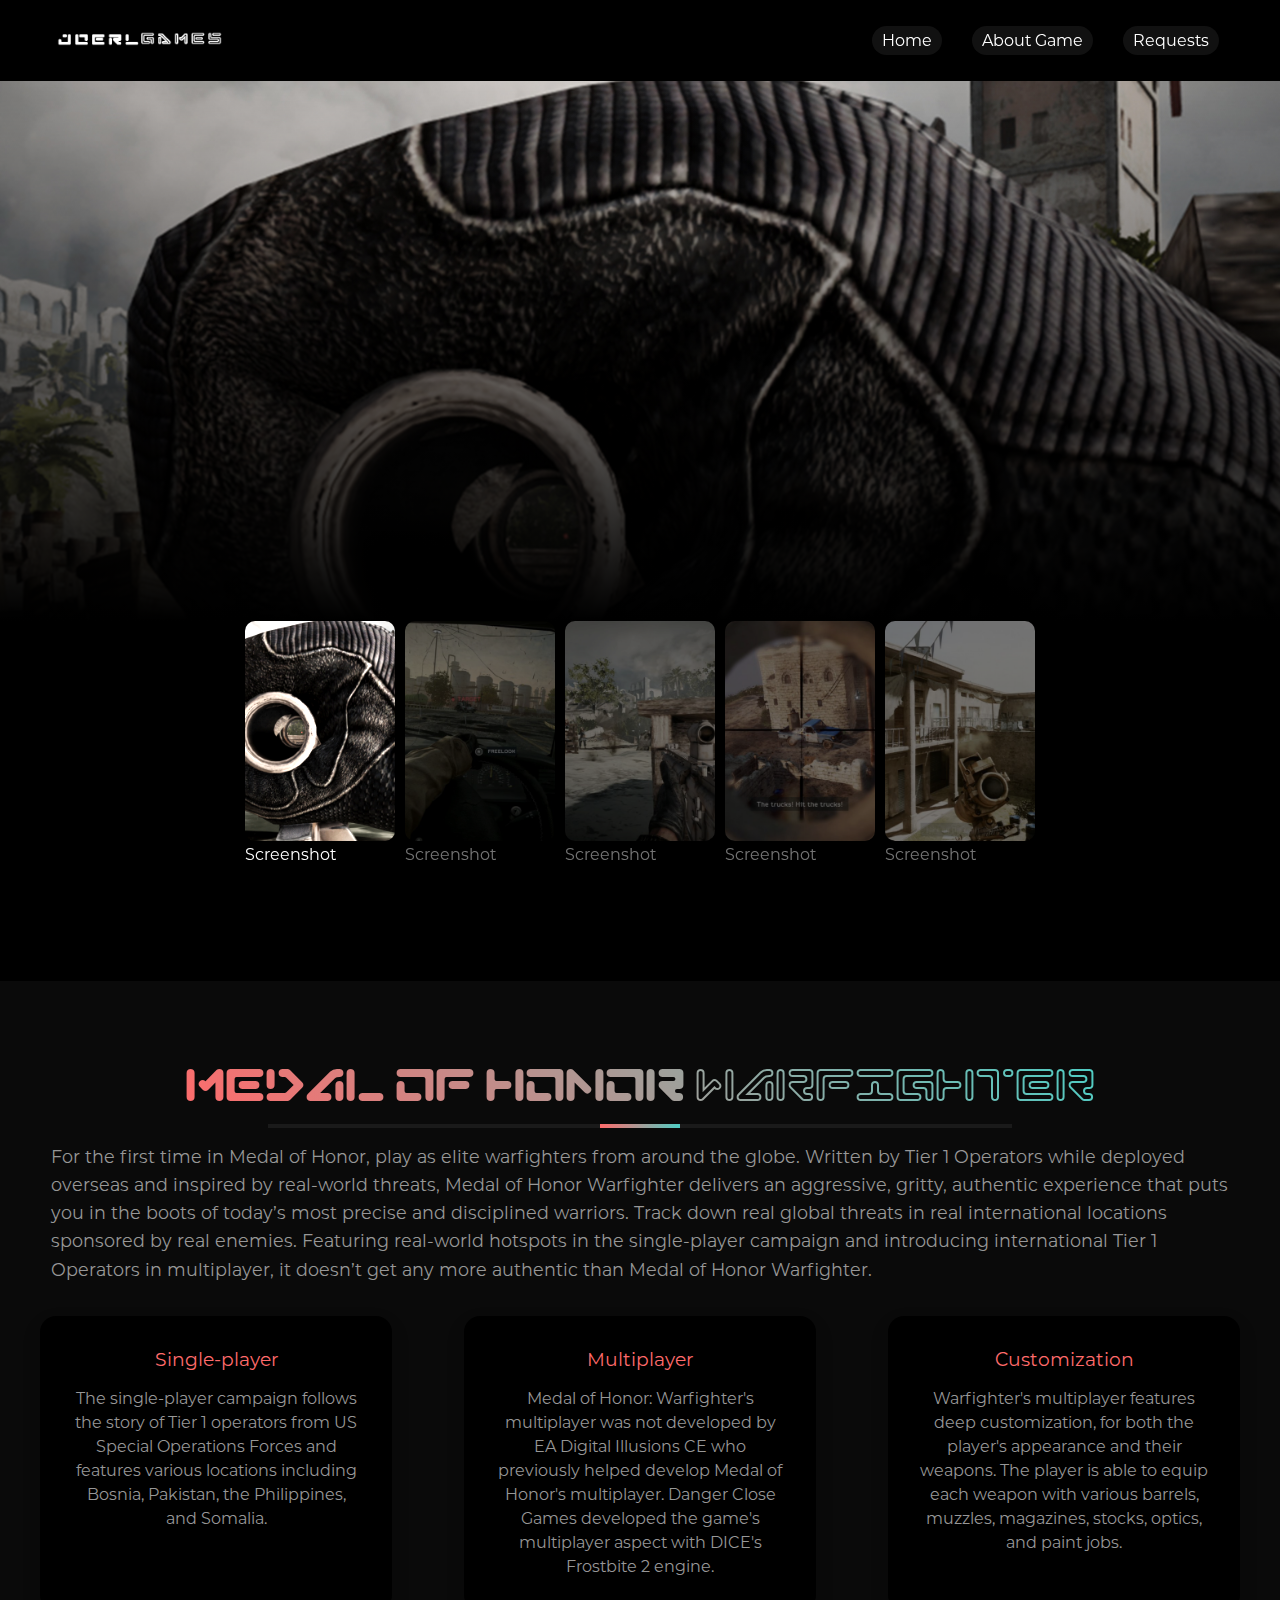
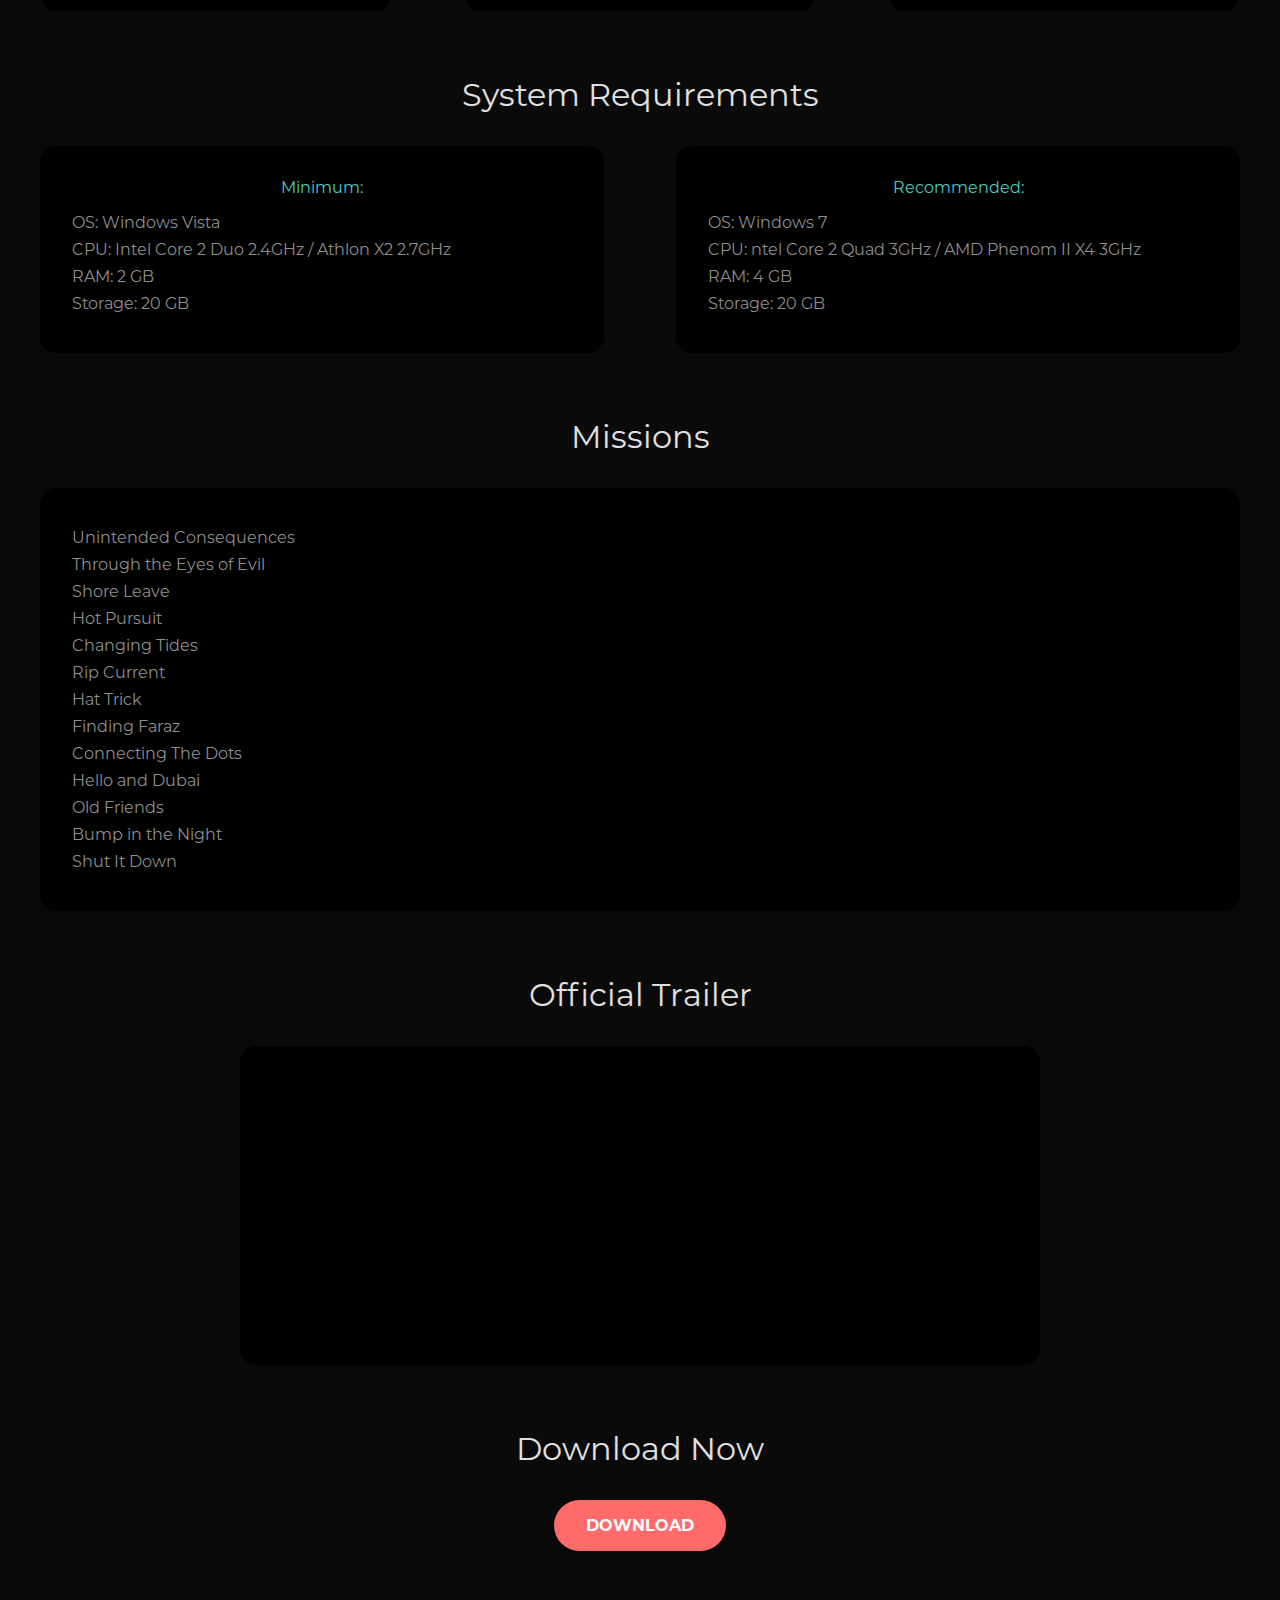
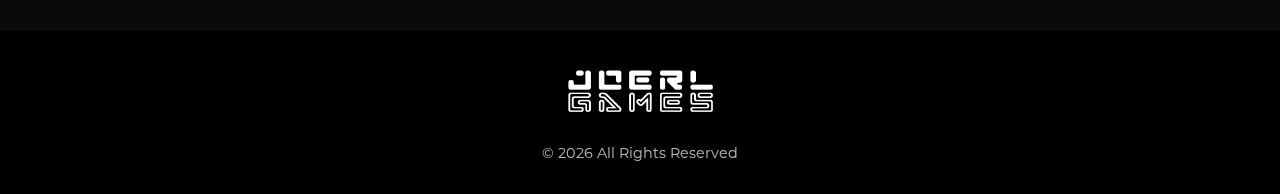
<file: medalofhonorwarfighter.html>
<!DOCTYPE html>
<html lang="en">

<head>
  <title>Medal of honor warfighter</title>
  <meta charset="utf-8" />
  <meta name="viewport"
    content="user-scalable=no, initial-scale=1, maximum-scale=1, minimum-scale=1, width=device-width, height=device-height" />
  <meta name="description" content="JOERL GAMES" />
  <meta name="keywords" content="html, css, javascript, jquery" />
  <meta name="author" content="Joel Anang" />
  <link rel="stylesheet" href="Styles/styles.css" />
  <link rel="icon" href="./Images/favicon.png" type="image/x-icon" />
</head>

<body>
  <section>
    <header>
      <div class="nav-logo">
        <a href="index.html">
          <img src="./Images/nav-logo.png" alt="JOERL GAMES Logo" />
        </a>
      </div>
      <ul class="menu">
        <li><a href="index.html" class="active">Home</a></li>
        <li><a href="#about">About Game</a></li>
        <li><a href="requests.html">Requests</a></li>
      </ul>
      <!-- Mobile Menu Icon -->
      <div class="menu-icon" onclick="toggleMenu()">
        &#9776; <!-- Hamburger Icon -->
      </div>
    </header>

    <!--=======================================================-->
    <!-- SLIDER -->
    <div class="slider">
      <!-- list Items -->
      <div class="list">
        <div class="item active">
          <img src="./Images/mohw1.jpg">
          <div class="content">
            <p>First-Person Shooter</p>
            <h2>Medal of Honor Warfighter</h2>
            <p>
              Screenshots
            </p>
          </div>
        </div>
        <!--=======================================================-->
        <div class="item">
          <img src="./Images/mohw2.jpg">
          <div class="content">
            <p>First-Person Shooter</p>
            <h2>Medal of Honor Warfighter</h2>
            <p>
              Screenshots
            </p>
          </div>
        </div>
        <!--=======================================================-->
        <div class="item">
          <img src="./Images/mohw3.jpg">
          <div class="content">
            <p>First-Person Shooter</p>
            <h2>Medal of Honor Warfighter</h2>
            <p>
              Screenshots
            </p>
          </div>
        </div>
        <!--=======================================================-->
        <div class="item">
          <img src="./Images/mohw4.jpg">
          <div class="content">
            <p>First-Person Shooter</p>
            <h2>Medal of Honor Warfighter</h2>
            <p>
              Screenshots
            </p>
          </div>
        </div>
        <!--=======================================================-->
        <div class="item">
          <img src="./Images/mohw5.jpg">
          <div class="content">
            <p>First-Person Shooter</p>
            <h2>Medal of Honor Warfighter</h2>
            <p>
              Screenshots
            </p>
          </div>
        </div>
      </div>
      <!--=======================================================-->
      <!-- THUMBNAILS -->
      <div class="thumbnail">
        <div class="item active">
          <img src="./Images/mohw1.jpg">
          <div class="content">
            Screenshot
          </div>
        </div>
        <!--=======================================================-->
        <div class="item">
          <img src="./Images/mohw2.jpg">
          <div class="content">
            Screenshot
          </div>
        </div>
        <!--=======================================================-->
        <div class="item">
          <img src="./Images/mohw3.jpg">
          <div class="content">
            Screenshot
          </div>
        </div>
        <!--=======================================================-->
        <div class="item">
          <img src="./Images/mohw4.jpg">
          <div class="content">
            Screenshot
          </div>
        </div>
        <!--=======================================================-->
        <div class="item">
          <img src="./Images/mohw5.jpg">
          <div class="content">
            Screenshot
          </div>
        </div>
        <!--=======================================================-->
      </div>
    </div>
  </section>
  <!--=======================================================-->

  <!-- ABOUT THIS GAME SECTION -->
  <section class="about" id="about">
    <h2>Medal of honor <span>warfighter</span></h2>
    <hr>
    <div class="content-container">
      <p class="game-description">
        For the first time in Medal of Honor, play as elite warfighters from around the globe. Written by Tier 1
        Operators while
        deployed overseas and inspired by real-world threats, Medal of Honor Warfighter delivers an aggressive, gritty,
        authentic experience that puts you in the boots of today’s most precise and disciplined warriors. Track down
        real global
        threats in real international locations sponsored by real enemies. Featuring real-world hotspots in the
        single-player
        campaign and introducing international Tier 1 Operators in multiplayer, it doesn’t get any more authentic than
        Medal of
        Honor Warfighter.
      </p>
      <!--=======================================================-->
      <!-- GAME FEATURES -->
      <div class="features-grid">
        <div class="feature">
          <h3>Single-player</h3>
          <p>The single-player campaign follows the story of Tier 1 operators from US Special Operations Forces and
            features various
            locations including Bosnia, Pakistan, the Philippines, and Somalia.</p>
        </div>
        <div class="feature">
          <h3>Multiplayer</h3>
          <p>Medal of Honor: Warfighter's multiplayer was not developed by EA Digital Illusions CE who previously helped
            develop
            Medal of Honor's multiplayer. Danger Close Games developed the game's multiplayer aspect with DICE's
            Frostbite 2 engine.</p>
        </div>
        <div class="feature">
          <h3>Customization</h3>
          <p>Warfighter's multiplayer features deep customization, for both the player's appearance and their weapons.
            The player is
            able to equip each weapon with various barrels, muzzles, magazines, stocks, optics, and paint jobs.</p>
        </div>
      </div>
    </div>
    <!--=======================================================-->
    <!-- SYSTEM REQUIREMENTS -->
    <div class="system-requirements">
      <h3>System Requirements</h3>
      <div class="requirements-grid">
        <div class="requirement">
          <h4>Minimum:</h4>
          <ul>
            <li>OS: Windows Vista</li>
            <li>CPU: Intel Core 2 Duo 2.4GHz / Athlon X2 2.7GHz</li>
            <li>RAM: 2 GB</li>
            <li>Storage: 20 GB</li>
          </ul>
        </div>
        <!--=======================================================-->
        <div class="requirement">
          <h4>Recommended:</h4>
          <ul>
            <li>OS: Windows 7</li>
            <li>CPU: ntel Core 2 Quad 3GHz / AMD Phenom II X4 3GHz</li>
            <li>RAM: 4 GB</li>
            <li>Storage: 20 GB</li>
          </ul>
        </div>
      </div>
    </div>
    <!--=======================================================-->
    <!-- MISSIONS -->
    <div class="system-requirements">
      <h3>Missions</h3>
      <div class="requirements-grid">
        <div class="requirement">
          <ul>
            <li>Unintended Consequences</li>
            <li>Through the Eyes of Evil</li>
            <li>Shore Leave</li>
            <li>Hot Pursuit</li>
            <li>Changing Tides</li>
            <li>Rip Current</li>
            <li>Hat Trick</li>
            <li>Finding Faraz</li>
            <li>Connecting The Dots</li>
            <li>Hello and Dubai</li>
            <li>Old Friends</li>
            <li>Bump in the Night</li>
            <li>Shut It Down</li>
          </ul>
        </div>
      </div>
    </div>




    <!--=======================================================-->
    <!-- GAME TRAILER -->
    <div class="trailer-container">
      <h3>Official Trailer</h3>
      <div class="video-wrapper">
        <iframe width="560" height="315" src="https://www.youtube.com/embed/z__eIiKDXpU?si=Hm-IXRBAiNflZv6p"
          title="YouTube video player" frameborder="0"
          allow="accelerometer; autoplay; clipboard-write; encrypted-media; gyroscope; picture-in-picture; web-share"
          referrerpolicy="strict-origin-when-cross-origin" allowfullscreen></iframe>
      </div>
    </div>
    <!--=======================================================-->
    <!-- DOWNLOAD BUTTONS -->
    <div class="download-section">
      <h3>Download Now</h3>
      <div class="download-buttons">
        <a href="magnet:?xt=urn:btih:670D6C1477FD667346A56203B6535CA3B41DD3EB&dn=Medal+of+Honor+Warfighter+%28Eng%2FRus%29+Repack+NASWARI%2BZOHAIB&tr=udp%3A%2F%2Ftracker.publicbt.com%3A80%2Fannounce&tr=http%3A%2F%2Ftracker.prq.to%2Fannounce&tr=http%3A%2F%2Ftracker.publicbt.com%2Fannounce&tr=http%3A%2F%2Fdenis.stalker.h3q.com%3A6969%2Fannounce&tr=http%3A%2F%2Ftracker.openbittorrent.com%2Fannounce&tr=http%3A%2F%2Ftorrent-download.to%3A5869%2Fannounce.php&tr=http%3A%2F%2Ftracker.openbittorrent.com%3A80%2Fannounce&tr=udp%3A%2F%2Ftracker.ccc.de%3A80%09+&tr=udp%3A%2F%2Ftracker.istole.it%3A6969%09+&tr=udp%3A%2F%2Ftracker.openbittorrent.com%3A80&tr=udp%3A%2F%2Ftracker.1337x.org%3A80%2Fannounce%09+&tr=udp%3A%2F%2F11.rarbg.me%3A80%2Fannounce%09+&tr=udp%3A%2F%2F10.rarbg.me%3A80%2Fannounce%09+&tr=udp%3A%2F%2F9.rarbg.com%3A2710%2Fannounce%09+&tr=udp%3A%2F%2Ftracker.zer0day.to%3A1337%2Fannounce&tr=udp%3A%2F%2Ftracker.leechers-paradise.org%3A6969%2Fannounce&tr=udp%3A%2F%2Fcoppersurfer.tk%3A6969%2Fannounce"
          class="download-btn primary">Download</a>
        <!--=======================================================-->
        <!--<a href=""
                class="download-btn">Alternative</a>
            </div>-->
      </div>
    </div>
  </section>
  <!--=======================================================-->

  <button class="back-to-top" id="backToTop">
    <img src="./Images/b2t.png" alt="Back to top">
  </button>
  <!--=======================================================-->
  <footer class="footer">
    <div class="footer-container">
      <img src="./Images/logo.png" alt="Company Logo" class="footer-logo">
      <div class="copyright">
        ©
        <script>document.write(new Date().getFullYear())</script> All Rights Reserved
      </div>
    </div>
  </footer>

  <!--=======================================================-->
  <!--SCRIPT-->
  <script>
    const backToTop = document.getElementById('backToTop');

    // SHOW/HIDE BUTTON BASED ON SCROLL POSITION
    window.addEventListener('scroll', () => {
      if (window.scrollY > 300) {
        backToTop.classList.add('visible');
      } else {
        backToTop.classList.remove('visible');
      }
    });

    // SMOOTH SCROLL TO TOP WHEN CLICKED
    backToTop.addEventListener('click', () => {
      window.scrollTo({
        top: 0,
        behavior: 'smooth'
      });
    });

    /////////////////////////////////////////////////////////
    // SLIDER
    let items = document.querySelectorAll('.slider .list .item');
    let thumbnails = document.querySelectorAll('.thumbnail .item');
    let thumbnailsContainer = document.querySelector('.thumbnail .list');

    // CONFIG PARAM
    let countItem = items.length;
    let itemActive = 0;
    let isThumbnailClicked = false; // FLAG TO TRACK CLICK
    let startX = 0;
    let currentTranslate = 0;
    let prevTranslate = 0;
    let maxTranslate = 0;
    let minTranslate = 0;

    // INITIAL ACTIVE STATE
    items[0].classList.add('active');
    thumbnails[0].classList.add('active');

    // AUTO-RUN SLIDER
    let refreshInterval = setInterval(() => {
      itemActive = itemActive + 1;
      if (itemActive >= countItem) {
        itemActive = 0;
      }
      showSlider();
    }, 8000);

    function showSlider() {
      // REMOVE ACTIVE CLASS FROM OLD ITEMS
      let itemActiveOld = document.querySelector('.slider .list .item.active');
      let thumbnailActiveOld = document.querySelector('.thumbnail .item.active');

      // CHECK IF OLD ACTIVE ITEMS EXIST BEFORE REMOVING THE CLASS
      if (itemActiveOld) {
        itemActiveOld.classList.remove('active');
      }
      if (thumbnailActiveOld) {
        thumbnailActiveOld.classList.remove('active');
      }

      // ADD ACTIVE CLASS TO NEW ITEMS
      items[itemActive].classList.add('active');
      thumbnails[itemActive].classList.add('active');
      setPositionThumbnail();

      // RESET THE AUTO-RUN SLIDER INTERVAL
      clearInterval(refreshInterval);
      refreshInterval = setInterval(() => {
        itemActive = itemActive + 1;
        if (itemActive >= countItem) {
          itemActive = 0;
        }
        showSlider();
      }, 8000);
    }

    function setPositionThumbnail() {
      if (isThumbnailClicked) {
        let thumbnailActive = document.querySelector('.thumbnail .item.active');
        let rect = thumbnailActive.getBoundingClientRect();
        if (rect.left < 0 || rect.right > window.innerWidth) {
          thumbnailActive.scrollIntoView({ behavior: 'smooth', inline: 'nearest' });
        }
        isThumbnailClicked = false; // RESET FLAG
      }
    }

    // CLICK THUMBNAIL
    thumbnails.forEach((thumbnail, index) => {
      thumbnail.addEventListener('click', () => {
        itemActive = index;
        isThumbnailClicked = true; // SET FLAG
        showSlider();
      });
    });

    // TOUCH EVENTS FOR THUMBNAIL SWIPING
    thumbnailsContainer.addEventListener('touchstart', touchStart);
    thumbnailsContainer.addEventListener('touchmove', touchMove);
    thumbnailsContainer.addEventListener('touchend', touchEnd);

    function touchStart(event) {
      startX = event.touches[0].clientX;
      prevTranslate = currentTranslate;
    }

    function touchMove(event) {
      const currentX = event.touches[0].clientX;
      const deltaX = currentX - startX;
      currentTranslate = prevTranslate + deltaX;

      // CALCULATE MIN AND MAX TRANSLATE VALUES
      minTranslate = window.innerWidth - thumbnailsContainer.scrollWidth;
      maxTranslate = 0;

      // LIMIT THE SLIDING WITHIN BOUNDS
      if (currentTranslate > maxTranslate) {
        currentTranslate = maxTranslate;
      }
      if (currentTranslate < minTranslate) {
        currentTranslate = minTranslate;
      }

      thumbnailsContainer.style.transform = `translateX(${currentTranslate}px)`;
    }

    function touchEnd() {
      prevTranslate = currentTranslate;
    }


    ///////////////////////////////////////////////////////////////////////////////
    // HAMBURGER SYMBOL
    // Function to toggle the mobile menu
    function toggleMenu() {
      const menu = document.querySelector('.menu');
      menu.classList.toggle('active');
    }
  </script>

  <!--=======================================================-->
  <!--SCRIPTS-->
  <script src="Scripts/Header.js"></script>
  <script src="Scripts/Pagination.js"></script>
  <!--=======================================================-->
  <!--///////////////////////////////////////////////////////-->
  <!--///////////////////////////////////////////////////////-->
  <!--///////////////////////////////////////////////////////-->
</body>

</html>
</file>
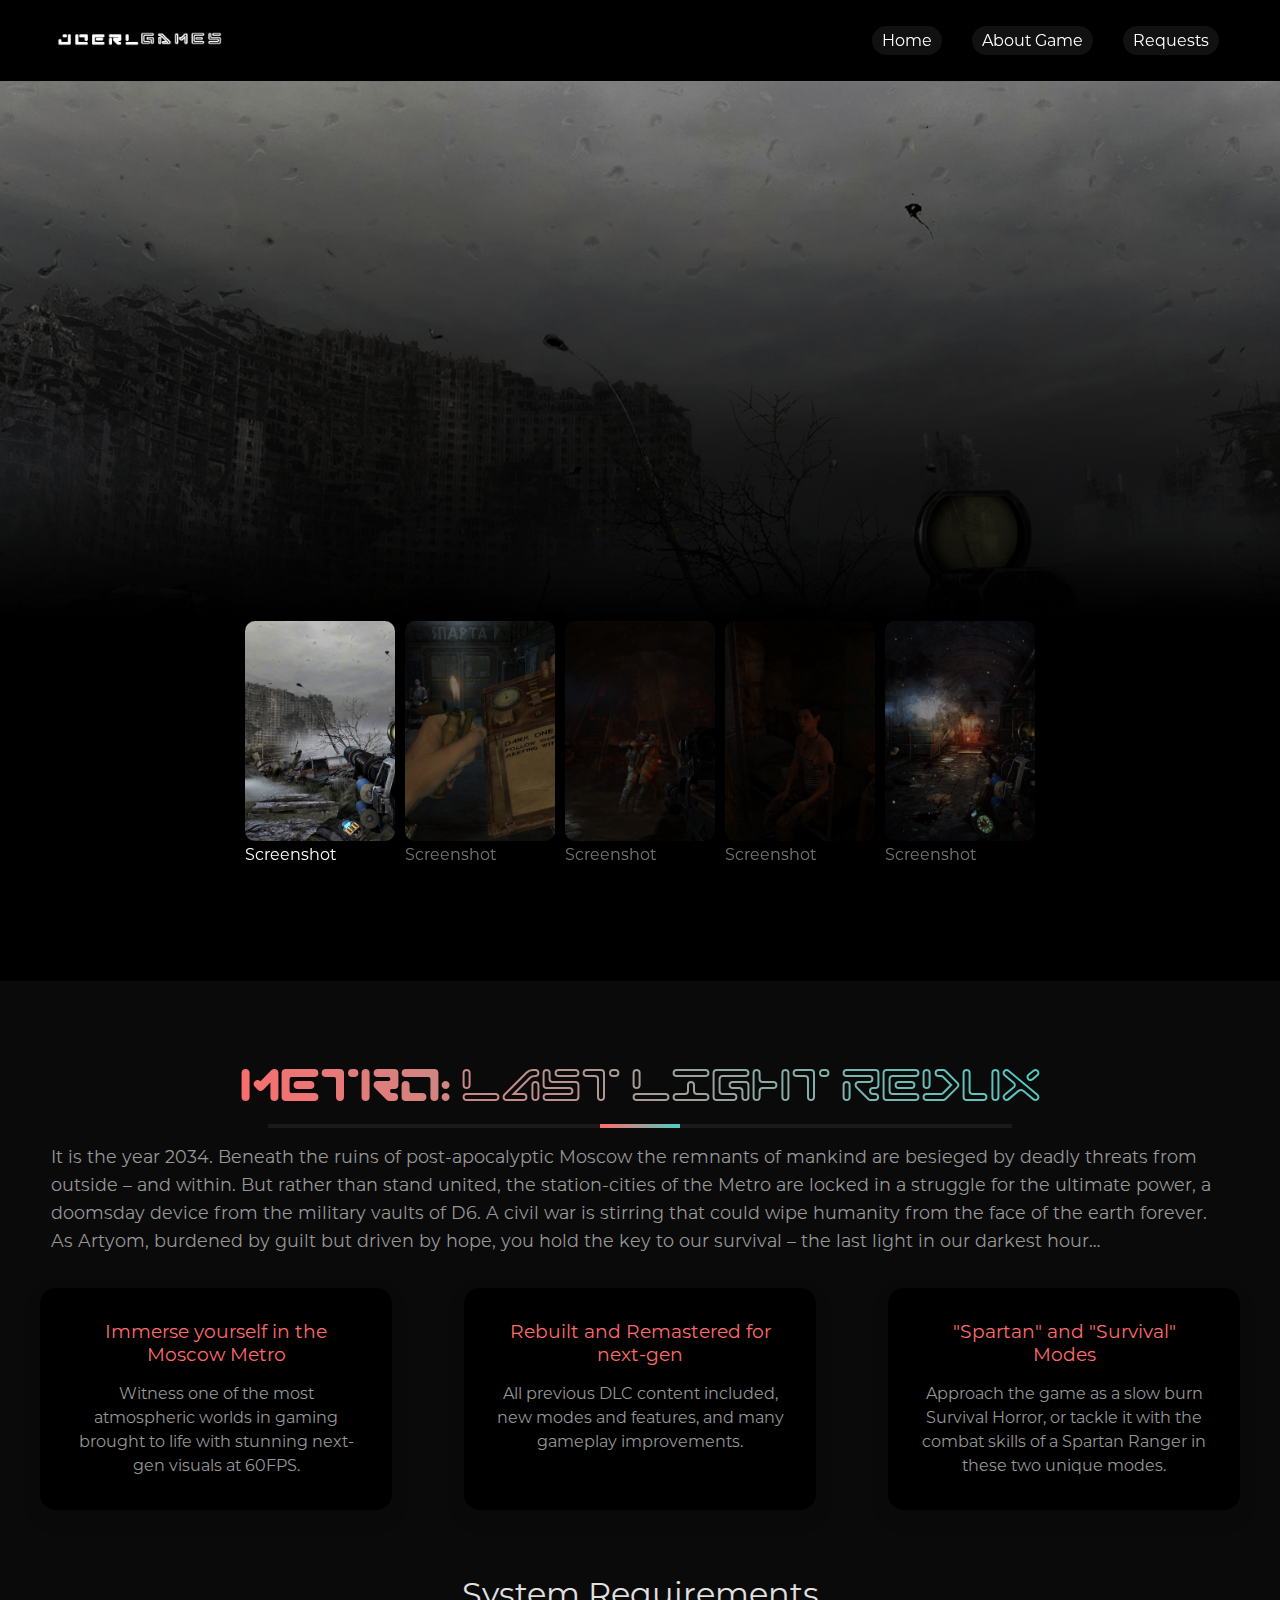
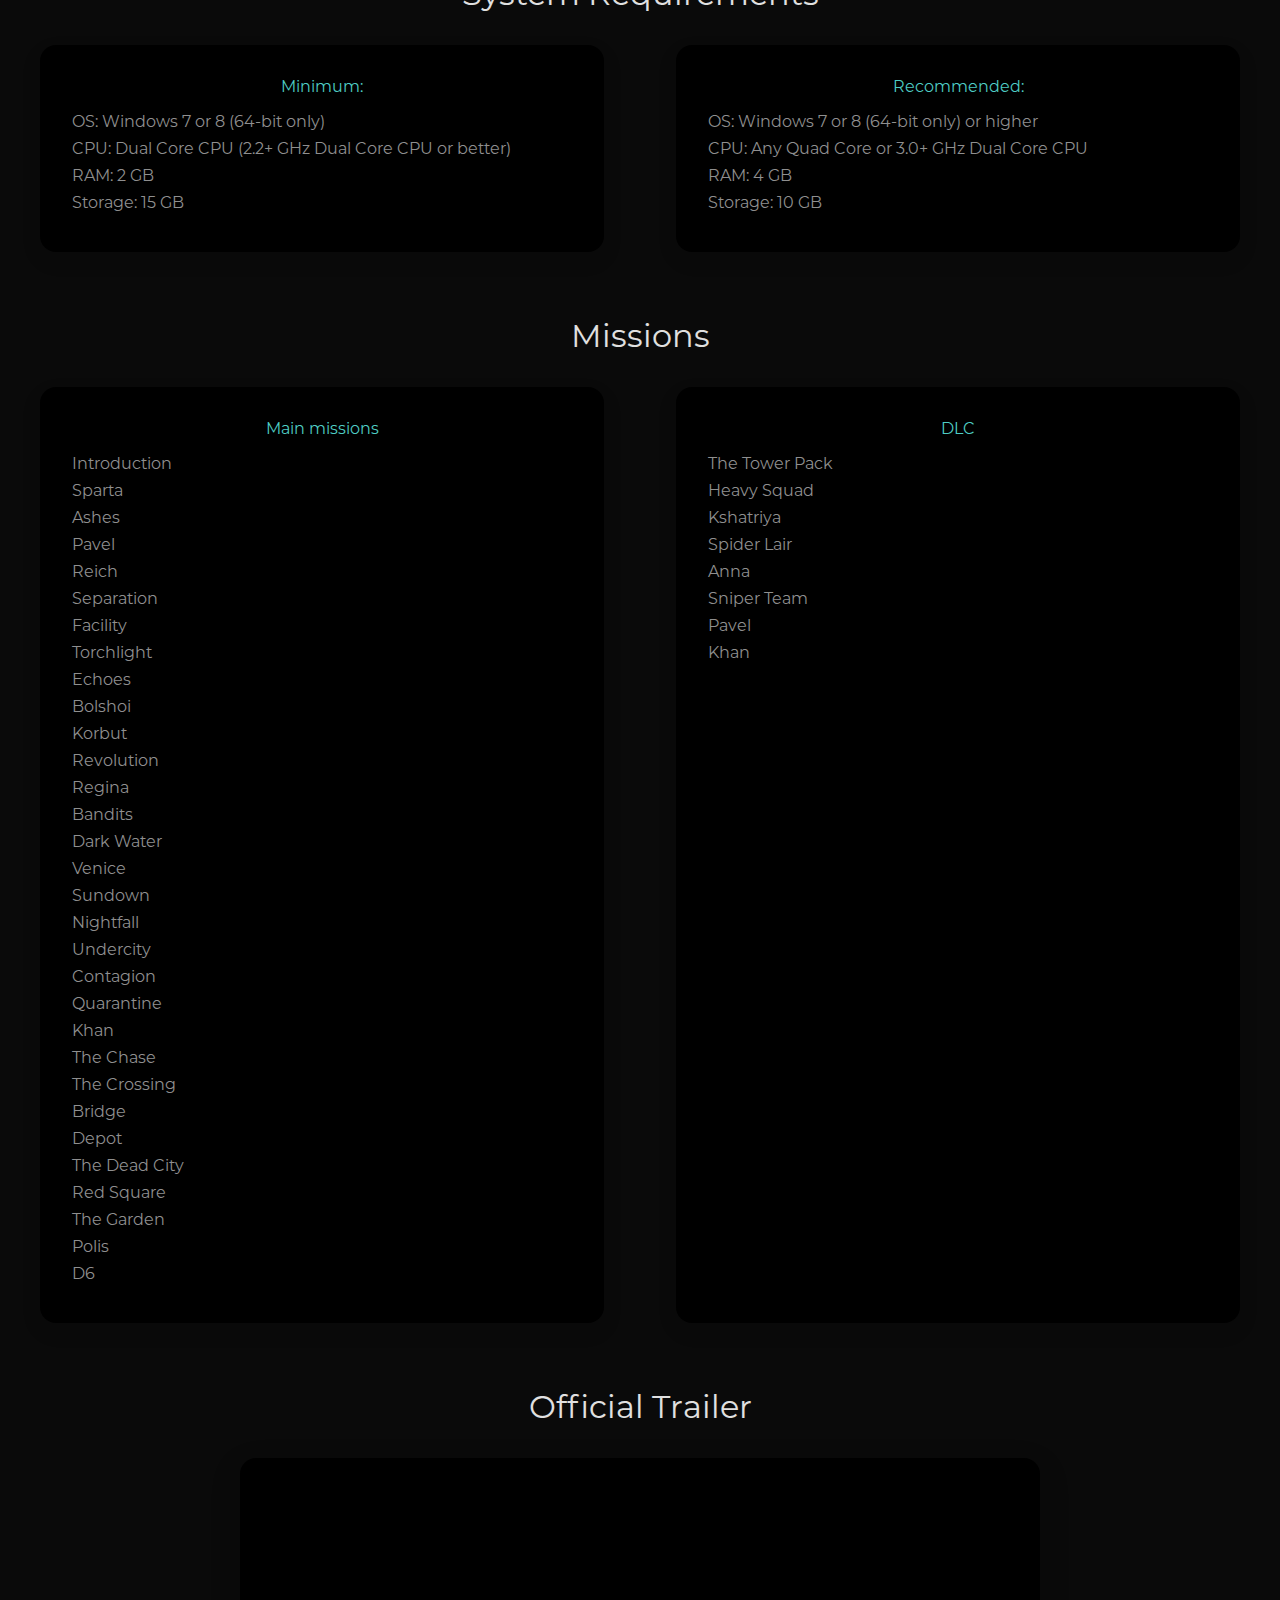
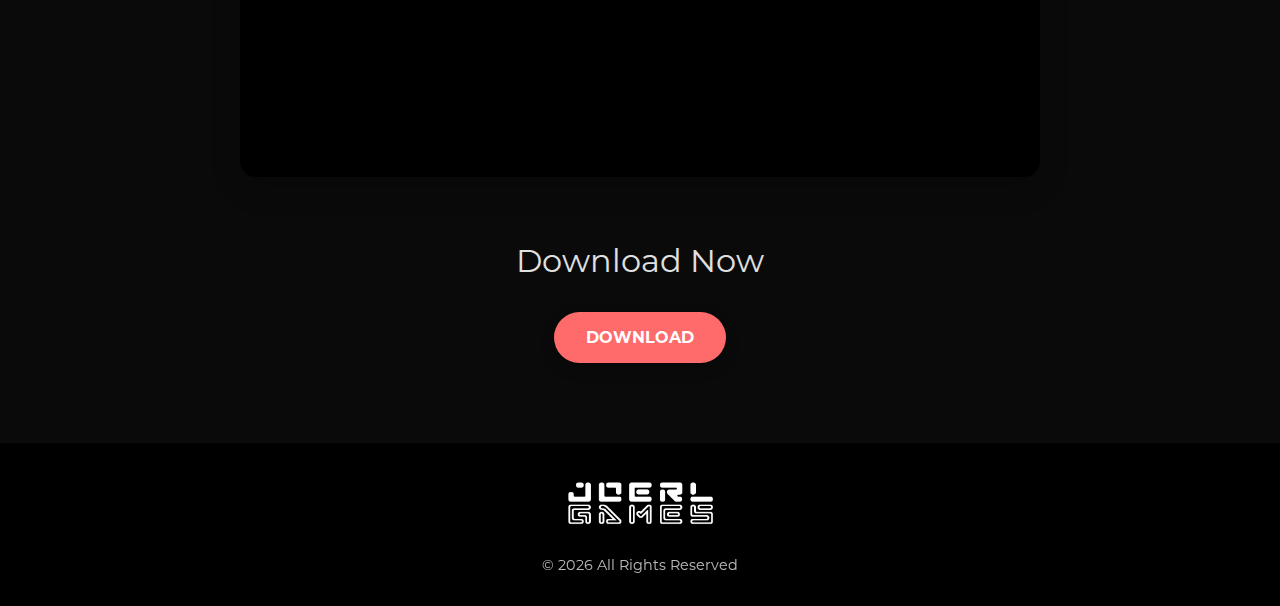
<file: metrolastlightredux.html>
<!DOCTYPE html>
<html lang="en">

<head>
  <title>Metro Last Light Redux</title>
  <meta charset="utf-8" />
  <meta name="viewport"
    content="user-scalable=no, initial-scale=1, maximum-scale=1, minimum-scale=1, width=device-width, height=device-height" />
  <meta name="description" content="JOERL GAMES" />
  <meta name="keywords" content="html, css, javascript, jquery" />
  <meta name="author" content="Joel Anang" />
  <link rel="stylesheet" href="Styles/styles.css" />
  <link rel="icon" href="./Images/favicon.png" type="image/x-icon" />
</head>

<body>
  <section>
    <header>
      <div class="nav-logo">
        <a href="index.html">
          <img src="./Images/nav-logo.png" alt="JOERL GAMES Logo" />
        </a>
      </div>
      <ul class="menu">
        <li><a href="index.html" class="active">Home</a></li>
        <li><a href="#about">About Game</a></li>
        <li><a href="requests.html">Requests</a></li>
      </ul>
      <!-- Mobile Menu Icon -->
      <div class="menu-icon" onclick="toggleMenu()">
        &#9776; <!-- Hamburger Icon -->
      </div>
    </header>

    <!--=======================================================-->
    <!-- SLIDER -->
    <div class="slider">
      <!-- list Items -->
      <div class="list">
        <div class="item active">
          <img src="./Images/mllr1.jpg">
          <div class="content">
            <p>Survival Horror</p>
            <h2>Metro Last Light Redux</h2>
            <p>
              Screenshots
            </p>
          </div>
        </div>
        <!--=======================================================-->
        <div class="item">
          <img src="./Images/mllr2.jpg">
          <div class="content">
            <p>Survival Horror</p>
            <h2>Metro Last Light Redux</h2>
            <p>
              Screenshots
            </p>
          </div>
        </div>
        <!--=======================================================-->
        <div class="item">
          <img src="./Images/mllr3.jpg">
          <div class="content">
            <p>Survival Horror</p>
            <h2>Metro Last Light Redux</h2>
            <p>
              Screenshots
            </p>
          </div>
        </div>
        <!--=======================================================-->
        <div class="item">
          <img src="./Images/mllr4.jpg">
          <div class="content">
            <p>Survival Horror</p>
            <h2>Metro Last Light Redux</h2>
            <p>
              Screenshots
            </p>
          </div>
        </div>
        <!--=======================================================-->
        <div class="item">
          <img src="./Images/mllr5.jpg">
          <div class="content">
            <p>Survival Horror</p>
            <h2>Metro Last Light Redux</h2>
            <p>
              Screenshots
            </p>
          </div>
        </div>
      </div>
      <!--=======================================================-->
      <!-- THUMBNAILS -->
      <div class="thumbnail">
        <div class="item active">
          <img src="./Images/mllr1.jpg">
          <div class="content">
            Screenshot
          </div>
        </div>
        <!--=======================================================-->
        <div class="item">
          <img src="./Images/mllr2.jpg">
          <div class="content">
            Screenshot
          </div>
        </div>
        <!--=======================================================-->
        <div class="item">
          <img src="./Images/mllr3.jpg">
          <div class="content">
            Screenshot
          </div>
        </div>
        <!--=======================================================-->
        <div class="item">
          <img src="./Images/mllr4.jpg">
          <div class="content">
            Screenshot
          </div>
        </div>
        <!--=======================================================-->
        <div class="item">
          <img src="./Images/mllr5.jpg">
          <div class="content">
            Screenshot
          </div>
        </div>
        <!--=======================================================-->
      </div>
    </div>
  </section>
  <!--=======================================================-->

  <!-- ABOUT THIS GAME SECTION -->
  <section class="about" id="about">
    <h2>Metro: <span>Last Light Redux</span></h2>
    <hr>
    <div class="content-container">
      <p class="game-description">
        It is the year 2034. Beneath the ruins of post-apocalyptic Moscow the remnants of mankind are besieged by deadly
        threats
        from outside – and within.

        But rather than stand united, the station-cities of the Metro are locked in a struggle for the ultimate power, a
        doomsday device from the military vaults of D6. A civil war is stirring that could wipe humanity from the face
        of the
        earth forever. As Artyom, burdened by guilt but driven by hope, you hold the key to our survival – the last
        light in our
        darkest hour…
      </p>
      <!--=======================================================-->
      <!-- GAME FEATURES -->
      <div class="features-grid">
        <div class="feature">
          <h3>Immerse yourself in the Moscow Metro</h3>
          <p>Witness one of the most atmospheric worlds in gaming brought to life with stunning next-gen visuals at
            60FPS.</p>
        </div>
        <div class="feature">
          <h3>Rebuilt and Remastered for next-gen</h3>
          <p>All previous DLC content included, new modes and features, and many gameplay improvements.
          </p>
        </div>
        <div class="feature">
          <h3>"Spartan" and "Survival" Modes</h3>
          <p>Approach the game as a slow burn Survival Horror, or tackle it with the combat skills of a Spartan Ranger
            in these two
            unique modes.</p>
        </div>
      </div>
    </div>
    <!--=======================================================-->
    <!-- SYSTEM REQUIREMENTS -->
    <div class="system-requirements">
      <h3>System Requirements</h3>
      <div class="requirements-grid">
        <div class="requirement">
          <h4>Minimum:</h4>
          <ul>
            <li>OS: Windows 7 or 8 (64-bit only)</li>
            <li>CPU: Dual Core CPU (2.2+ GHz Dual Core CPU or better)</li>
            <li>RAM: 2 GB</li>
            <li>Storage: 15 GB</li>
          </ul>
        </div>
        <!--=======================================================-->
        <div class="requirement">
          <h4>Recommended:</h4>
          <ul>
            <li>OS: Windows 7 or 8 (64-bit only) or higher</li>
            <li>CPU: Any Quad Core or 3.0+ GHz Dual Core CPU</li>
            <li>RAM: 4 GB</li>
            <li>Storage: 10 GB</li>
          </ul>
        </div>
      </div>
    </div>
    <!--=======================================================-->
    <!-- MISSIONS -->
    <div class="system-requirements">
      <h3>Missions</h3>
      <div class="requirements-grid">
        <div class="requirement">
          <h4>Main missions</h4>
          <ul>
            <li>Introduction </li>
            <li>Sparta </li>
            <li>Ashes </li>
            <li>Pavel </li>
            <li>Reich </li>
            <li>Separation </li>
            <li>Facility </li>
            <li>Torchlight </li>
            <li>Echoes </li>
            <li>Bolshoi </li>
            <li>Korbut </li>
            <li>Revolution </li>
            <li>Regina </li>
            <li>Bandits</li>
            <li>Dark Water </li>
            <li>Venice </li>
            <li>Sundown </li>
            <li>Nightfall </li>
            <li>Undercity </li>
            <li>Contagion </li>
            <li>Quarantine </li>
            <li>Khan </li>
            <li>The Chase </li>
            <li>The Crossing </li>
            <li>Bridge </li>
            <li>Depot </li>
            <li>The Dead City </li>
            <li>Red Square </li>
            <li>The Garden </li>
            <li>Polis </li>
            <li>D6</li>
            </li>
          </ul>
        </div>

        <div class="requirement">
          <h4>DLC</h4>
          <ul>
            <li>
            <li>The Tower Pack</li>
            <li>Heavy Squad</li>
            <li>Kshatriya</li>
            <li>Spider Lair</li>
            <li>Anna</li>
            <li>Sniper Team</li>
            <li>Pavel</li>
            <li>Khan</li>
            </li>
          </ul>
        </div>
      </div>
    </div>
    </div>




    <!--=======================================================-->
    <!-- GAME TRAILER -->
    <div class="trailer-container">
      <h3>Official Trailer</h3>
      <div class="video-wrapper">
        <iframe width="560" height="315" src="https://www.youtube.com/embed/zZrgoPvBxjE?si=zEu9y-NghcmV2BPJ"
          title="YouTube video player" frameborder="0"
          allow="accelerometer; autoplay; clipboard-write; encrypted-media; gyroscope; picture-in-picture; web-share"
          referrerpolicy="strict-origin-when-cross-origin" allowfullscreen></iframe>
      </div>
      <!--=======================================================-->
      <!-- DOWNLOAD BUTTONS -->
      <div class="download-section">
        <h3>Download Now</h3>
        <div class="download-buttons">
          <a href="magnet:?xt=urn:btih:d16c9239ce60cd24cc7fd59ca7a6ac8648d7f424&dn=Metro+Last+Light+Redux+%28GOG%29&tr=udp%3A%2F%2Ftracker.leechers-paradise.org%3A6969&tr=udp%3A%2F%2Fzer0day.ch%3A1337&tr=udp%3A%2F%2Fopen.demonii.com%3A1337&tr=udp%3A%2F%2Ftracker.coppersurfer.tk%3A6969&tr=udp%3A%2F%2Fexodus.desync.com%3A6969"
            class="download-btn primary">Download</a>
          <!--=======================================================-->
        </div>
      </div>
  </section>
  <!--=======================================================-->

  <button class="back-to-top" id="backToTop">
    <img src="./Images/b2t.png" alt="Back to top">
  </button>
  <!--=======================================================-->
  <footer class="footer">
    <div class="footer-container">
      <img src="./Images/logo.png" alt="Company Logo" class="footer-logo">
      <div class="copyright">
        ©
        <script>document.write(new Date().getFullYear())</script> All Rights Reserved
      </div>
    </div>
  </footer>

  <!--=======================================================-->
  <!--SCRIPT-->
  <script>
    const backToTop = document.getElementById('backToTop');

    // SHOW/HIDE BUTTON BASED ON SCROLL POSITION
    window.addEventListener('scroll', () => {
      if (window.scrollY > 300) {
        backToTop.classList.add('visible');
      } else {
        backToTop.classList.remove('visible');
      }
    });

    // SMOOTH SCROLL TO TOP WHEN CLICKED
    backToTop.addEventListener('click', () => {
      window.scrollTo({
        top: 0,
        behavior: 'smooth'
      });
    });

    /////////////////////////////////////////////////////////
    // SLIDER
    let items = document.querySelectorAll('.slider .list .item');
    let thumbnails = document.querySelectorAll('.thumbnail .item');
    let thumbnailsContainer = document.querySelector('.thumbnail .list');

    // CONFIG PARAM
    let countItem = items.length;
    let itemActive = 0;
    let isThumbnailClicked = false; // FLAG TO TRACK CLICK
    let startX = 0;
    let currentTranslate = 0;
    let prevTranslate = 0;
    let maxTranslate = 0;
    let minTranslate = 0;

    // INITIAL ACTIVE STATE
    items[0].classList.add('active');
    thumbnails[0].classList.add('active');

    // AUTO-RUN SLIDER
    let refreshInterval = setInterval(() => {
      itemActive = itemActive + 1;
      if (itemActive >= countItem) {
        itemActive = 0;
      }
      showSlider();
    }, 8000);

    function showSlider() {
      // REMOVE ACTIVE CLASS FROM OLD ITEMS
      let itemActiveOld = document.querySelector('.slider .list .item.active');
      let thumbnailActiveOld = document.querySelector('.thumbnail .item.active');

      // CHECK IF OLD ACTIVE ITEMS EXIST BEFORE REMOVING THE CLASS
      if (itemActiveOld) {
        itemActiveOld.classList.remove('active');
      }
      if (thumbnailActiveOld) {
        thumbnailActiveOld.classList.remove('active');
      }

      // ADD ACTIVE CLASS TO NEW ITEMS
      items[itemActive].classList.add('active');
      thumbnails[itemActive].classList.add('active');
      setPositionThumbnail();

      // RESET THE AUTO-RUN SLIDER INTERVAL
      clearInterval(refreshInterval);
      refreshInterval = setInterval(() => {
        itemActive = itemActive + 1;
        if (itemActive >= countItem) {
          itemActive = 0;
        }
        showSlider();
      }, 8000);
    }

    function setPositionThumbnail() {
      if (isThumbnailClicked) {
        let thumbnailActive = document.querySelector('.thumbnail .item.active');
        let rect = thumbnailActive.getBoundingClientRect();
        if (rect.left < 0 || rect.right > window.innerWidth) {
          thumbnailActive.scrollIntoView({ behavior: 'smooth', inline: 'nearest' });
        }
        isThumbnailClicked = false; // RESET FLAG
      }
    }

    // CLICK THUMBNAIL
    thumbnails.forEach((thumbnail, index) => {
      thumbnail.addEventListener('click', () => {
        itemActive = index;
        isThumbnailClicked = true; // SET FLAG
        showSlider();
      });
    });

    // TOUCH EVENTS FOR THUMBNAIL SWIPING
    thumbnailsContainer.addEventListener('touchstart', touchStart);
    thumbnailsContainer.addEventListener('touchmove', touchMove);
    thumbnailsContainer.addEventListener('touchend', touchEnd);

    function touchStart(event) {
      startX = event.touches[0].clientX;
      prevTranslate = currentTranslate;
    }

    function touchMove(event) {
      const currentX = event.touches[0].clientX;
      const deltaX = currentX - startX;
      currentTranslate = prevTranslate + deltaX;

      // CALCULATE MIN AND MAX TRANSLATE VALUES
      minTranslate = window.innerWidth - thumbnailsContainer.scrollWidth;
      maxTranslate = 0;

      // LIMIT THE SLIDING WITHIN BOUNDS
      if (currentTranslate > maxTranslate) {
        currentTranslate = maxTranslate;
      }
      if (currentTranslate < minTranslate) {
        currentTranslate = minTranslate;
      }

      thumbnailsContainer.style.transform = `translateX(${currentTranslate}px)`;
    }

    function touchEnd() {
      prevTranslate = currentTranslate;
    }


    ///////////////////////////////////////////////////////////////////////////////
    // HAMBURGER SYMBOL
    // Function to toggle the mobile menu
    function toggleMenu() {
      const menu = document.querySelector('.menu');
      menu.classList.toggle('active');
    }
  </script>

  <!--=======================================================-->
  <!--SCRIPTS-->
  <script src="Scripts/Header.js"></script>
  <script src="Scripts/Pagination.js"></script>
  <!--=======================================================-->
  <!--///////////////////////////////////////////////////////-->
  <!--///////////////////////////////////////////////////////-->
  <!--///////////////////////////////////////////////////////-->
</body>

</html>
</file>
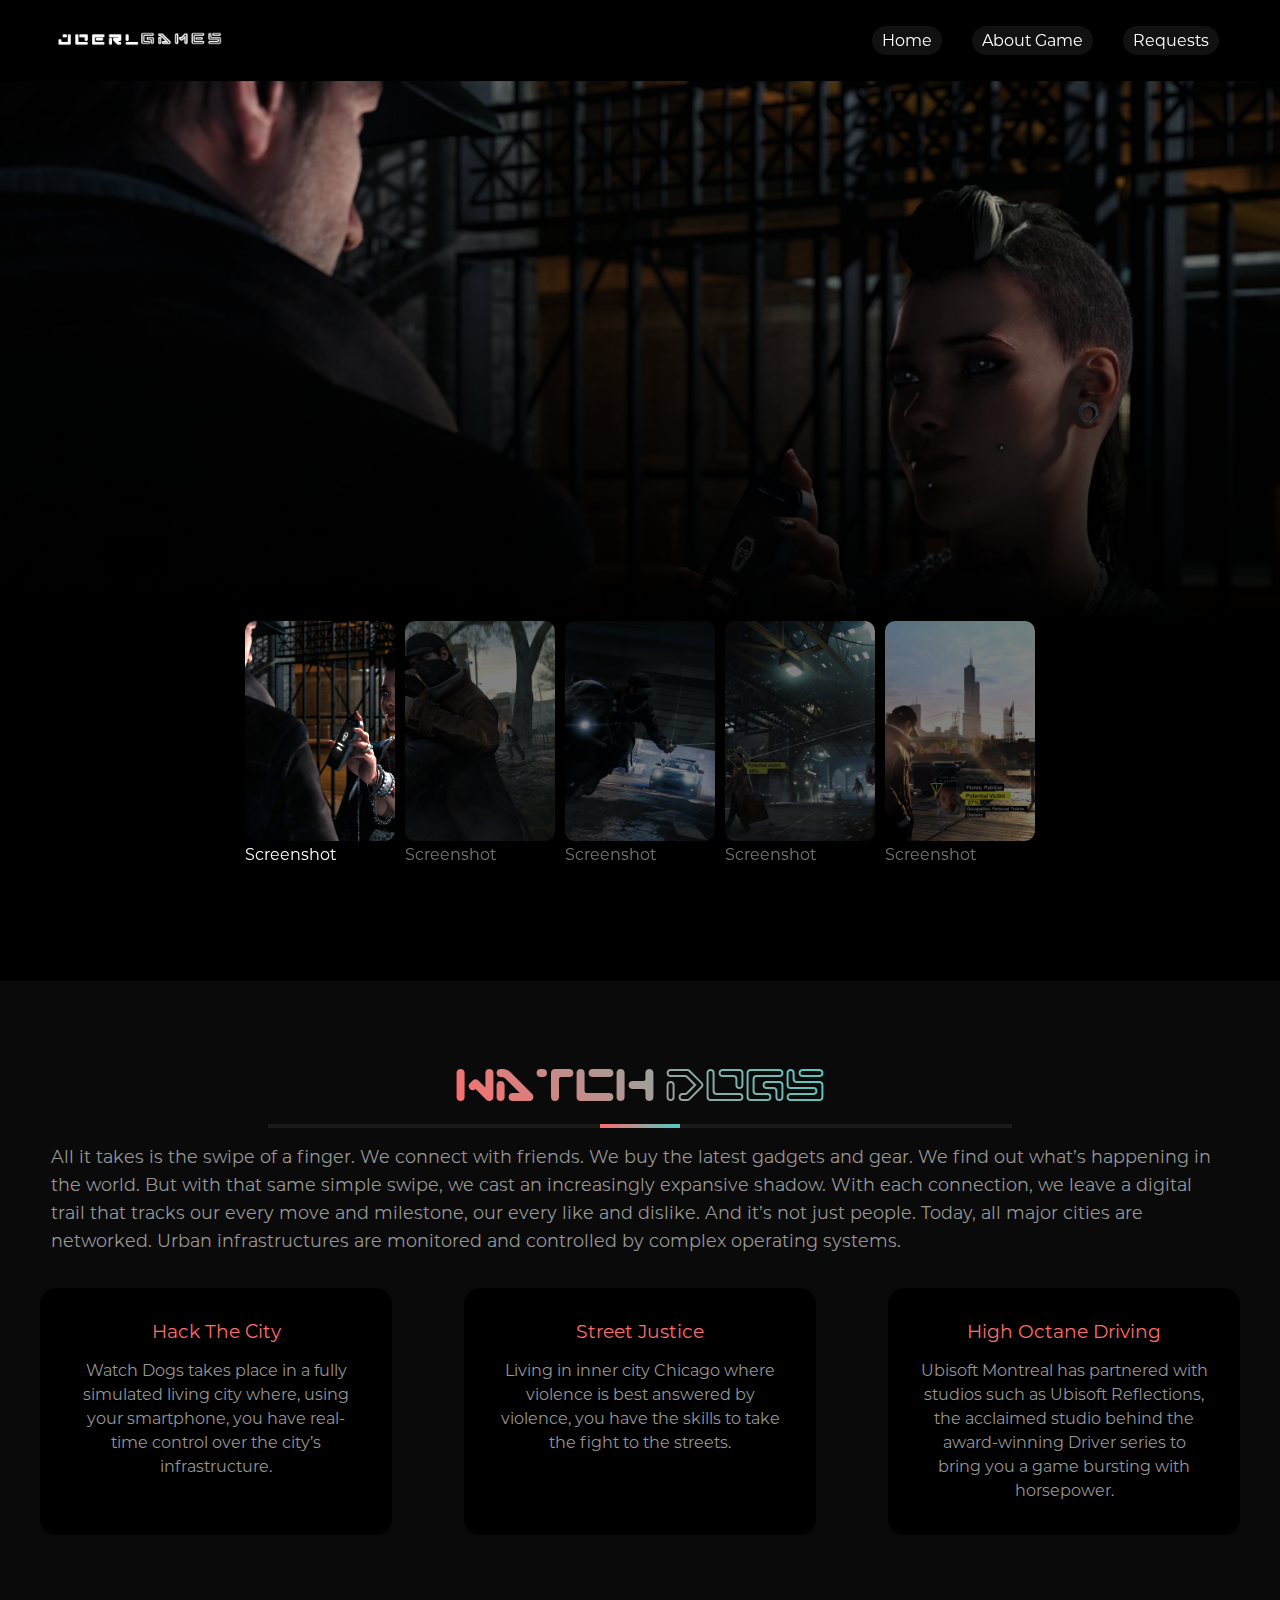
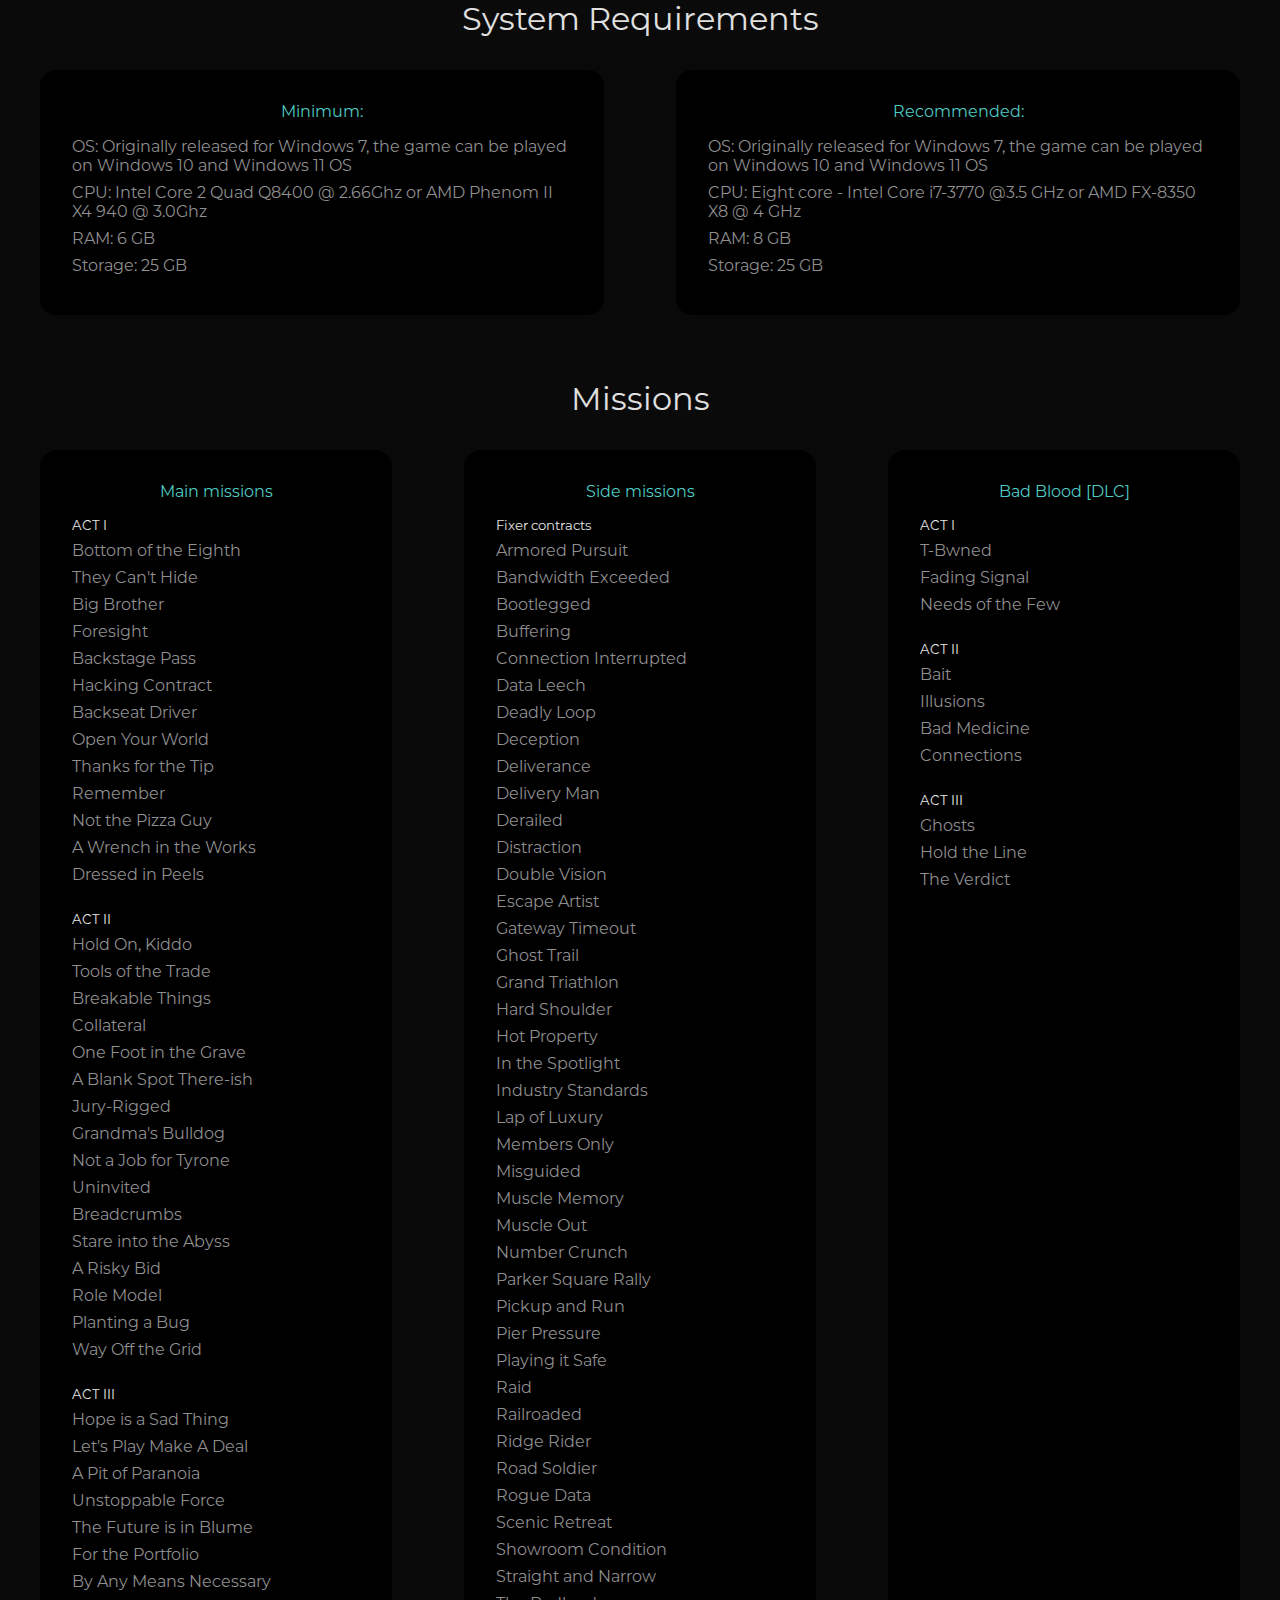
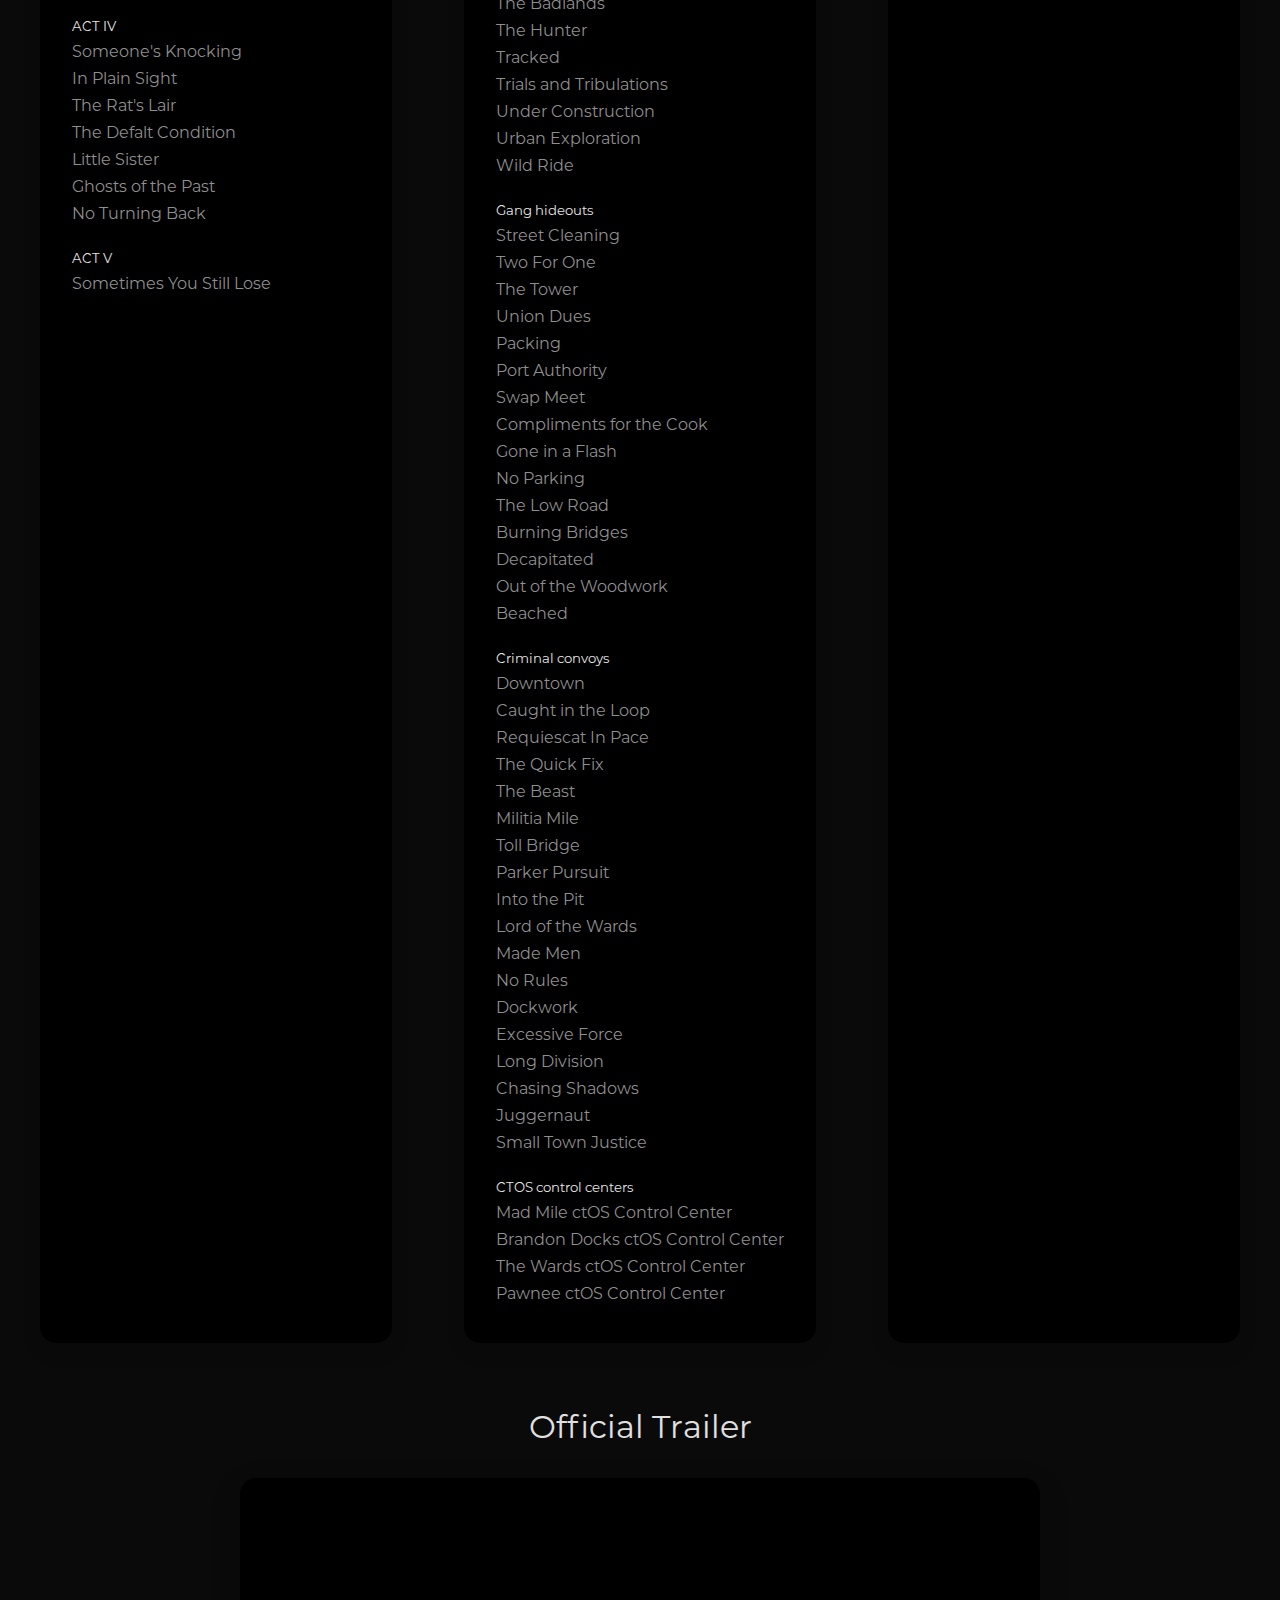
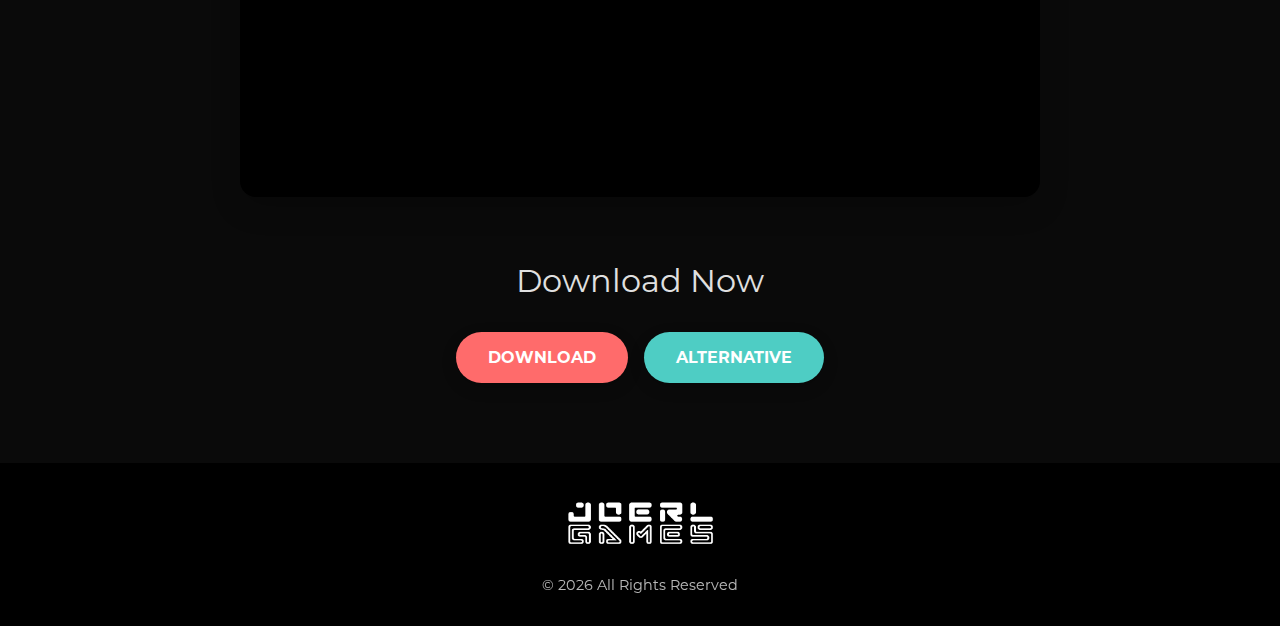
<file: watchdogs.html>
<!DOCTYPE html>
<html lang="en">

<head>
  <title>Watch Dogs</title>
  <meta charset="utf-8" />
  <meta name="viewport"
    content="user-scalable=no, initial-scale=1, maximum-scale=1, minimum-scale=1, width=device-width, height=device-height" />
  <meta name="description" content="JOERL GAMES" />
  <meta name="keywords" content="html, css, javascript, jquery" />
  <meta name="author" content="Joel Anang" />
  <link rel="stylesheet" href="Styles/styles.css" />
  <link rel="icon" href="./Images/favicon.png" type="image/x-icon" />
</head>

<body>
  <section>
    <header>
      <div class="nav-logo">
        <a href="index.html">
          <img src="./Images/nav-logo.png" alt="JOERL GAMES Logo" />
        </a>
      </div>
      <ul class="menu">
        <li><a href="index.html" class="active">Home</a></li>
        <li><a href="#about">About Game</a></li>
        <li><a href="requests.html">Requests</a></li>
      </ul>
      <!-- Mobile Menu Icon -->
      <div class="menu-icon" onclick="toggleMenu()">
        &#9776; <!-- Hamburger Icon -->
      </div>
    </header>

    <!--=======================================================-->
    <!-- SLIDER -->
    <div class="slider">
      <!-- list Items -->
      <div class="list">
        <div class="item active">
          <img src="./Images/wd1.jpg">
          <div class="content">
            <p>Open World</p>
            <h2>Watch Dogs</h2>
            <p>
              Screenshots
            </p>
          </div>
        </div>
        <!--=======================================================-->
        <div class="item">
          <img src="./Images/wd2.jpg">
          <div class="content">
            <p>Open World</p>
            <h2>Watch Dogs</h2>
            <p>
              Screenshots
            </p>
          </div>
        </div>
        <!--=======================================================-->
        <div class="item">
          <img src="./Images/wd3.jpg">
          <div class="content">
            <p>Open World</p>
            <h2>Watch Dogs</h2>
            <p>
              Screenshots
            </p>
          </div>
        </div>
        <!--=======================================================-->
        <div class="item">
          <img src="./Images/wd4.jpg">
          <div class="content">
            <p>Open World</p>
            <h2>Watch Dogs</h2>
            <p>
              Screenshots
            </p>
          </div>
        </div>
        <!--=======================================================-->
        <div class="item">
          <img src="./Images/wd5.jpg">
          <div class="content">
            <p>Open World</p>
            <h2>Watch Dogs</h2>
            <p>
              Screenshots
            </p>
          </div>
        </div>
      </div>
      <!--=======================================================-->
      <!-- THUMBNAILS -->
      <div class="thumbnail">
        <div class="item active">
          <img src="./Images/wd1.jpg">
          <div class="content">
            Screenshot
          </div>
        </div>
        <!--=======================================================-->
        <div class="item">
          <img src="./Images/wd2.jpg">
          <div class="content">
            Screenshot
          </div>
        </div>
        <!--=======================================================-->
        <div class="item">
          <img src="./Images/wd3.jpg">
          <div class="content">
            Screenshot
          </div>
        </div>
        <!--=======================================================-->
        <div class="item">
          <img src="./Images/wd4.jpg">
          <div class="content">
            Screenshot
          </div>
        </div>
        <!--=======================================================-->
        <div class="item">
          <img src="./Images/wd5.jpg">
          <div class="content">
            Screenshot
          </div>
        </div>
        <!--=======================================================-->
      </div>
    </div>
  </section>
  <!--=======================================================-->

  <!-- ABOUT THIS GAME SECTION -->
  <section class="about" id="about">
    <h2>WATCH <span>DOGS</span></h2>
    <hr>
    <div class="content-container">
      <p class="game-description">
        All it takes is the swipe of a finger. We connect with friends. We buy the latest gadgets and gear. We find out
        what’s
        happening in the world. But with that same simple swipe, we cast an increasingly expansive shadow. With each
        connection,
        we leave a digital trail that tracks our every move and milestone, our every like and dislike. And it’s not just
        people.
        Today, all major cities are networked. Urban infrastructures are monitored and controlled by complex operating
        systems.
      </p>
      <!--=======================================================-->
      <!-- GAME FEATURES -->
      <div class="features-grid">
        <div class="feature">
          <h3>Hack The City</h3>
          <p>Watch Dogs takes place in a fully simulated living city where, using your smartphone, you have real-time
            control over
            the city’s infrastructure. </p>
        </div>
        <div class="feature">
          <h3>Street Justice</h3>
          <p>Living in inner city Chicago where violence is best answered by violence, you have the skills to take the
            fight to the
            streets.</p>
        </div>
        <div class="feature">
          <h3>High Octane Driving</h3>
          <p>Ubisoft Montreal has partnered with studios such as Ubisoft Reflections, the acclaimed studio behind the
            award-winning
            Driver series to bring you a game bursting with horsepower. </p>
        </div>
      </div>
    </div>
    <!--=======================================================-->
    <!-- SYSTEM REQUIREMENTS -->
    <div class="system-requirements">
      <h3>System Requirements</h3>
      <div class="requirements-grid">
        <div class="requirement">
          <h4>Minimum:</h4>
          <ul>
            <li>OS: Originally released for Windows 7, the game can be played on Windows 10 and Windows 11 OS</li>
            <li>CPU: Intel Core 2 Quad Q8400 @ 2.66Ghz or AMD Phenom II X4 940 @ 3.0Ghz</li>
            <li>RAM: 6 GB</li>
            <li>Storage: 25 GB</li>
          </ul>
        </div>
        <!--=======================================================-->
        <div class="requirement">
          <h4>Recommended:</h4>
          <ul>
            <li>OS: Originally released for Windows 7, the game can be played on Windows 10 and Windows 11 OS</li>
            <li>CPU: Eight core - Intel Core i7-3770 @3.5 GHz or AMD FX-8350 X8 @ 4 GHz</li>
            <li>RAM: 8 GB</li>
            <li>Storage: 25 GB</li>
          </ul>
        </div>
      </div>
    </div>
    <!--=======================================================-->
    <!-- MISSIONS -->
    <div class="system-requirements">
      <h3>Missions</h3>
      <div class="requirements-grid">
        <div class="requirement">
          <h4>Main missions</h4>
          <ul>
            <li>
              <h5>ACT I</h5>
              <ul>
                <li>Bottom of the Eighth</li>
                <li>They Can't Hide</li>
                <li>Big Brother</li>
                <li>Foresight</li>
                <li>Backstage Pass</li>
                <li>Hacking Contract</li>
                <li>Backseat Driver</li>
                <li>Open Your World</li>
                <li>Thanks for the Tip</li>
                <li>Remember</li>
                <li>Not the Pizza Guy</li>
                <li>A Wrench in the Works</li>
                <li>Dressed in Peels</li>
              </ul>
            </li>
            <li><br>
              <h5>ACT II</h5>
              <ul>
                <li>Hold On, Kiddo</li>
                <li>Tools of the Trade</li>
                <li>Breakable Things</li>
                <li>Collateral</li>
                <li>One Foot in the Grave</li>
                <li>A Blank Spot There-ish</li>
                <li>Jury-Rigged</li>
                <li>Grandma's Bulldog</li>
                <li>Not a Job for Tyrone</li>
                <li>Uninvited</li>
                <li>Breadcrumbs</li>
                <li>Stare into the Abyss</li>
                <li>A Risky Bid</li>
                <li>Role Model</li>
                <li>Planting a Bug</li>
                <li>Way Off the Grid</li>
              </ul>
            </li>
            <li><br>
              <h5>ACT III</h5>
              <ul>
                <li>Hope is a Sad Thing</li>
                <li>Let's Play Make A Deal</li>
                <li>A Pit of Paranoia</li>
                <li>Unstoppable Force</li>
                <li>The Future is in Blume</li>
                <li>For the Portfolio</li>
                <li>By Any Means Necessary</li>
              </ul>
            </li>
            <li><br>
              <h5>ACT IV</h5>
              <ul>
                <li>Someone's Knocking</li>
                <li>In Plain Sight</li>
                <li>The Rat's Lair</li>
                <li>The Defalt Condition</li>
                <li>Little Sister</li>
                <li>Ghosts of the Past</li>
                <li>No Turning Back</li>
              </ul>
            </li>
            <li><br>
              <h5>ACT V</h5>
              <ul>
                <li>Sometimes You Still Lose</li>
              </ul>
            </li>
          </ul>
        </div>

        <div class="requirement">
          <h4>Side missions</h4>
          <ul>
            <li>
              <h5>Fixer contracts</h5>
              <ul>
                <li>Armored Pursuit</li>
                <li>Bandwidth Exceeded</li>
                <li>Bootlegged</li>
                <li>Buffering</li>
                <li>Connection Interrupted</li>
                <li>Data Leech</li>
                <li>Deadly Loop</li>
                <li>Deception</li>
                <li>Deliverance</li>
                <li>Delivery Man</li>
                <li>Derailed</li>
                <li>Distraction</li>
                <li>Double Vision</li>
                <li>Escape Artist</li>
                <li>Gateway Timeout</li>
                <li>Ghost Trail</li>
                <li>Grand Triathlon</li>
                <li>Hard Shoulder</li>
                <li>Hot Property</li>
                <li>In the Spotlight</li>
                <li>Industry Standards</li>
                <li>Lap of Luxury</li>
                <li>Members Only</li>
                <li>Misguided</li>
                <li>Muscle Memory</li>
                <li>Muscle Out</li>
                <li>Number Crunch</li>
                <li>Parker Square Rally</li>
                <li>Pickup and Run</li>
                <li>Pier Pressure</li>
                <li>Playing it Safe</li>
                <li>Raid</li>
                <li>Railroaded</li>
                <li>Ridge Rider</li>
                <li>Road Soldier</li>
                <li>Rogue Data</li>
                <li>Scenic Retreat</li>
                <li>Showroom Condition</li>
                <li>Straight and Narrow</li>
                <li>The Badlands</li>
                <li>The Hunter</li>
                <li>Tracked</li>
                <li>Trials and Tribulations</li>
                <li>Under Construction</li>
                <li>Urban Exploration</li>
                <li>Wild Ride</li>
              </ul>
            </li>
            <li><br>
              <h5>Gang hideouts</h5>
              <ul>
                <li>Street Cleaning</li>
                <li>Two For One</li>
                <li>The Tower</li>
                <li>Union Dues</li>
                <li>Packing</li>
                <li>Port Authority</li>
                <li>Swap Meet</li>
                <li>Compliments for the Cook</li>
                <li>Gone in a Flash</li>
                <li>No Parking</li>
                <li>The Low Road</li>
                <li>Burning Bridges</li>
                <li>Decapitated</li>
                <li>Out of the Woodwork</li>
                <li>Beached</li>
              </ul>
            </li>
            <li><br>
              <h5>Criminal convoys</h5>
              <ul>
                <li>Downtown</li>
                <li>Caught in the Loop</li>
                <li>Requiescat In Pace</li>
                <li>The Quick Fix</li>
                <li>The Beast</li>
                <li>Militia Mile</li>
                <li>Toll Bridge</li>
                <li>Parker Pursuit</li>
                <li>Into the Pit</li>
                <li>Lord of the Wards</li>
                <li>Made Men</li>
                <li>No Rules</li>
                <li>Dockwork</li>
                <li>Excessive Force</li>
                <li>Long Division</li>
                <li>Chasing Shadows</li>
                <li>Juggernaut</li>
                <li>Small Town Justice</li>
              </ul>
            </li><br>
          </ul>
          <h5>CTOS control centers</h5>
          <ul>
            <li>Mad Mile ctOS Control Center</li>
            <li>Brandon Docks ctOS Control Center</li>
            <li>The Wards ctOS Control Center</li>
            <li>Pawnee ctOS Control Center</li>
          </ul>
        </div>

        <div class="requirement">
          <h4>Bad Blood [DLC]</h4>
          <ul>
            <li>
              <h5>ACT I</h5>
              <ul>
                <li>T-Bwned</li>
                <li>Fading Signal</li>
                <li>Needs of the Few</li>
              </ul>
            </li>
            <li><br>
              <h5>ACT II</h5>
              <ul>
                <li>Bait</li>
                <li>Illusions</li>
                <li>Bad Medicine</li>
                <li>Connections</li>
              </ul>
            </li>
            <li><br>
              <h5>ACT III</h5>
              <ul>
                <li>Ghosts</li>
                <li>Hold the Line</li>
                <li>The Verdict</li>
              </ul>
            </li>
          </ul>
        </div>
      </div>
    </div>




    <!--=======================================================-->
    <!-- GAME TRAILER -->
    <div class="trailer-container">
      <h3>Official Trailer</h3>
      <div class="video-wrapper">
        <iframe width="100%" height="315" src="https://www.youtube.com/embed/DqoQG_XYF-8" frameborder="0"
          allow="accelerometer; autoplay; clipboard-write; encrypted-media; gyroscope; picture-in-picture"
          allowfullscreen></iframe>
      </div>
    </div>
    <!--=======================================================-->
    <!-- DOWNLOAD BUTTONS -->
    <div class="download-section">
      <h3>Download Now</h3>
      <div class="download-buttons">
        <a href="magnet:?xt=urn:btih:FF30A94ED0ED07436F59D5BE773AC91BD30B3A04" class="download-btn primary">Download</a>
        <!--=======================================================-->
        <a href="magnet:?xt=urn:btih:90ba09064f25c6efeaad5c90668a43f31666958e&dn=Watch.Dogs.Repack-R.G.Mechanics&tr=udp%3A%2F%2Ftracker.openbittorrent.com%3A80%2Fannounce&tr=udp%3A%2F%2Fglotorrents.pw%3A6969%2Fannounce&tr=udp%3A%2F%2Ftracker.openbittorrent.com%3A80%2Fannounce&tr=udp%3A%2F%2Ftracker.opentrackr.org%3A1337%2Fannounce&tr=udp%3A%2F%2Fzer0day.to%3A1337%2Fannounce&tr=udp%3A%2F%2Ftracker.coppersurfer.tk%3A6969%2Fannounce"
          class="download-btn">Alternative</a>
      </div>
    </div>
  </section>
  <!--=======================================================-->

  <button class="back-to-top" id="backToTop">
    <img src="./Images/b2t.png" alt="Back to top">
  </button>
  <!--=======================================================-->
  <footer class="footer">
    <div class="footer-container">
      <img src="./Images/logo.png" alt="Company Logo" class="footer-logo">
      <div class="copyright">
        ©
        <script>document.write(new Date().getFullYear())</script> All Rights Reserved
      </div>
    </div>
  </footer>

  <!--=======================================================-->
  <!--SCRIPT-->
  <script>
    const backToTop = document.getElementById('backToTop');

    // SHOW/HIDE BUTTON BASED ON SCROLL POSITION
    window.addEventListener('scroll', () => {
      if (window.scrollY > 300) {
        backToTop.classList.add('visible');
      } else {
        backToTop.classList.remove('visible');
      }
    });

    // SMOOTH SCROLL TO TOP WHEN CLICKED
    backToTop.addEventListener('click', () => {
      window.scrollTo({
        top: 0,
        behavior: 'smooth'
      });
    });

    /////////////////////////////////////////////////////////
    // SLIDER
    let items = document.querySelectorAll('.slider .list .item');
    let thumbnails = document.querySelectorAll('.thumbnail .item');
    let thumbnailsContainer = document.querySelector('.thumbnail .list');

    // CONFIG PARAM
    let countItem = items.length;
    let itemActive = 0;
    let isThumbnailClicked = false; // FLAG TO TRACK CLICK
    let startX = 0;
    let currentTranslate = 0;
    let prevTranslate = 0;
    let maxTranslate = 0;
    let minTranslate = 0;

    // INITIAL ACTIVE STATE
    items[0].classList.add('active');
    thumbnails[0].classList.add('active');

    // AUTO-RUN SLIDER
    let refreshInterval = setInterval(() => {
      itemActive = itemActive + 1;
      if (itemActive >= countItem) {
        itemActive = 0;
      }
      showSlider();
    }, 8000);

    function showSlider() {
      // REMOVE ACTIVE CLASS FROM OLD ITEMS
      let itemActiveOld = document.querySelector('.slider .list .item.active');
      let thumbnailActiveOld = document.querySelector('.thumbnail .item.active');

      // CHECK IF OLD ACTIVE ITEMS EXIST BEFORE REMOVING THE CLASS
      if (itemActiveOld) {
        itemActiveOld.classList.remove('active');
      }
      if (thumbnailActiveOld) {
        thumbnailActiveOld.classList.remove('active');
      }

      // ADD ACTIVE CLASS TO NEW ITEMS
      items[itemActive].classList.add('active');
      thumbnails[itemActive].classList.add('active');
      setPositionThumbnail();

      // RESET THE AUTO-RUN SLIDER INTERVAL
      clearInterval(refreshInterval);
      refreshInterval = setInterval(() => {
        itemActive = itemActive + 1;
        if (itemActive >= countItem) {
          itemActive = 0;
        }
        showSlider();
      }, 8000);
    }

    function setPositionThumbnail() {
      if (isThumbnailClicked) {
        let thumbnailActive = document.querySelector('.thumbnail .item.active');
        let rect = thumbnailActive.getBoundingClientRect();
        if (rect.left < 0 || rect.right > window.innerWidth) {
          thumbnailActive.scrollIntoView({ behavior: 'smooth', inline: 'nearest' });
        }
        isThumbnailClicked = false; // RESET FLAG
      }
    }

    // CLICK THUMBNAIL
    thumbnails.forEach((thumbnail, index) => {
      thumbnail.addEventListener('click', () => {
        itemActive = index;
        isThumbnailClicked = true; // SET FLAG
        showSlider();
      });
    });

    // TOUCH EVENTS FOR THUMBNAIL SWIPING
    thumbnailsContainer.addEventListener('touchstart', touchStart);
    thumbnailsContainer.addEventListener('touchmove', touchMove);
    thumbnailsContainer.addEventListener('touchend', touchEnd);

    function touchStart(event) {
      startX = event.touches[0].clientX;
      prevTranslate = currentTranslate;
    }

    function touchMove(event) {
      const currentX = event.touches[0].clientX;
      const deltaX = currentX - startX;
      currentTranslate = prevTranslate + deltaX;

      // CALCULATE MIN AND MAX TRANSLATE VALUES
      minTranslate = window.innerWidth - thumbnailsContainer.scrollWidth;
      maxTranslate = 0;

      // LIMIT THE SLIDING WITHIN BOUNDS
      if (currentTranslate > maxTranslate) {
        currentTranslate = maxTranslate;
      }
      if (currentTranslate < minTranslate) {
        currentTranslate = minTranslate;
      }

      thumbnailsContainer.style.transform = `translateX(${currentTranslate}px)`;
    }

    function touchEnd() {
      prevTranslate = currentTranslate;
    }


    ///////////////////////////////////////////////////////////////////////////////
    // HAMBURGER SYMBOL
    // Function to toggle the mobile menu
    function toggleMenu() {
      const menu = document.querySelector('.menu');
      menu.classList.toggle('active');
    }
  </script>

  <!--=======================================================-->
  <!--SCRIPTS-->
  <script src="Scripts/Header.js"></script>
  <script src="Scripts/Pagination.js"></script>
  <!--=======================================================-->
  <!--///////////////////////////////////////////////////////-->
  <!--///////////////////////////////////////////////////////-->
  <!--///////////////////////////////////////////////////////-->
</body>

</html>
</file>
<file: Styles/styles.css>
/*FONT FACE*/
/********************************************************************/
@font-face {
  font-family: "Montserrat";
  font-weight: 700;
  src: url("ttf/Montserrat-Bold.otf") format("opentype");
}

@font-face {
  font-family: "Montserrat";
  font-weight: 300;
  src: url("ttf/Montserrat-Light.otf") format("opentype");
}

@font-face {
  font-family: "Montserrat";
  font-weight: 400;
  src: url("ttf/Montserrat-Regular.otf") format("opentype");
}

@font-face {
  font-family: "Abduction";
  font-weight: 400;
  src: url("ttf/Abduction-gxDB1.ttf") format("truetype");
}

@font-face {
  font-family: "Abduction II";
  font-weight: 400;
  src: url("ttf/AbductionIi-VlMy.ttf") format("truetype");
}

@font-face {
  font-family: "Montserrat";
  font-weight: 300;
  src: url("ttf/Montserrat-Thin.otf") format("opentype");
}

/********************************************************************/
/*///////////////////////////////////////////////////////*/
/*///////////////////////////////////////////////////////*/
/*///////////////////////////////////////////////////////*/

/********************************************************************/
/*UNIVERSAL SELECTOR*/
* {
  margin: 0;
  padding: 0;
  box-sizing: border-box;
  font-family: "Montserrat", sans-serif;
  font-weight: 400;
  color: #e6e6e6;
  scroll-behavior: smooth;
  -webkit-tap-highlight-color: transparent;
}
/********************************************************************/
body {
  background-color: #000000;
}
/********************************************************************/
html {
  scroll-behavior: smooth;
  height: 100%;
  margin: 0;
  box-sizing: border-box;
}

/********************************************************************/
*:focus {
  outline: none;
}

/********************************************************************/
/*HIGHLIGHTING PAGE CONTENTS*/
::selection {
  background: black;
  color: white;
}

/********************************************************************/
::-moz-selection {
  background: black;
  color: #000000;
}

/********************************************************************/
/*LINKS*/
a {
  text-decoration: none;
  cursor: pointer;
}
/********************************************************************/
/*SCROLLBAR*/
::-webkit-scrollbar {
  width: 5px;
  height: 5px;    /* For horizontal scrollbars */
}

/********************************************************************/
/* TRACK */
::-webkit-scrollbar-track {
  box-shadow: inset 0 0 5px black;
  background-color: rgb(0, 0, 0);
}

/********************************************************************/
/* HANDLE */
::-webkit-scrollbar-thumb {
  background: #000000;
}

/********************************************************************/
/* HANDLE ON HOVER */
::-webkit-scrollbar-thumb:hover {
  background: #4ecdc4;
}
/********************************************************************/
section {
  position: relative;
}
/********************************************************************/
hr {
  border: none;
  height: 4px;
  background: #1a1a1a;
  position: relative;
  margin: 15px auto;
  max-width: 60%;
}
/********************************************************************/
hr::before {
  content: "";
  position: absolute;
  left: 50%;
  transform: translateX(-50%);
  width: 80px;
  height: 100%;
  background: linear-gradient(90deg, #ff6b6b, #4ecdc4);
}
/********************************************************************/
header {
  width: 1200px;
  max-width: 100%;
  margin: auto;
  display: flex;
  justify-content: space-between;
  align-items: center;
  position: relative;
  z-index: 100;
  padding: 1rem;
}
/********************************************************************/
.nav-logo img {
  height: 25px;
  width: auto;
}
/********************************************************************/
.menu {
  display: flex;
  gap: 20px;
  padding: 0;
  margin: 0;
  list-style: none;
  font-weight: 500;
  backdrop-filter: blur(20px);
  border-radius: 50px;
  transition: background-color 0.3s;
}
/********************************************************************/
.menu li {
  display: inline-flex;
  padding: 10px 0px;
  margin: 0 5px;
}
/********************************************************************/
.menu-icon {
  display: none;
}
/********************************************************************/
header .menu li a {
  color: white;
  background-color: #111111;
  border-radius: 50px;
  padding: 5px 10px;
  text-decoration: none;
  transition: color 0.3s;
  grid-area: 200px;
}
/********************************************************************/
header .menu li a:hover {
  color: white;
  background-color: #000000;
  background: linear-gradient(90deg, #ff6b6b, #4ecdc4);
}
/********************************************************************/
@media (max-width: 768px) {
  .menu {
    display: none;
    flex-direction: column;
    position: absolute;
    top: 60px;
    right: 0;
    background-color: #000000ab;
    width: 200px;
    border: 1px #ddd;
    backdrop-filter: blur(20px);
    border-radius: 18px !important;
  }
  /********************************************************************/
  header .menu li a {
    color: white;
    background-color: #000000;
  }
  /********************************************************************/
  .menu li {
    padding: 5px;
    text-align: center;
  }
  /********************************************************************/
  .menu-icon {
    display: block;
    font-size: 30px;
    cursor: pointer;
    padding: 10px;
  }
}
/********************************************************************/
.menu.active {
  display: block;
}
/********************************************************************/
/*///////////////////////////////////////////////////////*/
/*///////////////////////////////////////////////////////*/
/*///////////////////////////////////////////////////////*/

/********************************************************************/
/* SLIDER SECTION */
.slider {
  height: 100vh;
  position: relative;
  z-index: 1;
}
/********************************************************************/
.slider .list .item {
  position: absolute;
  inset: 0;
  overflow: hidden;
  opacity: 0;
  transition: 0.5s;
}
/********************************************************************/
.slider .list .item img {
  width: 100%;
  height: 100%;
  object-fit: cover;
}
/********************************************************************/
.slider .list .item::after {
  content: "";
  width: 100%;
  height: 100%;
  position: absolute;
  left: 0;
  bottom: 0;
  background-image: linear-gradient(to top, #000000 40%, transparent);
}
/********************************************************************/
.slider .list .item .content {
  position: absolute;
  left: 10%;
  top: 12%;
  width: 500px;
  max-width: 80%;
  z-index: 1;
}
/********************************************************************/
.slider .list .item .content p:nth-child(1) {
  text-transform: uppercase;
  letter-spacing: 10px;
  font-weight: 100;
}
/********************************************************************/
.slider .list .item .content h2 {
  font-size: 60px;
  margin: 0;
  font-weight: 800;
}
/********************************************************************/
.slider .list .item.active {
  opacity: 1;
  z-index: 10;
}
/********************************************************************/
.slider .list .item.active p:nth-child(1),
.slider .list .item.active h2,
.slider .list .item.active p:nth-child(3) {
  transform: translateY(30px);
  filter: blur(20px);
  opacity: 0;
  animation: showContent 0.5s 0.7s ease-in-out 1 forwards;
}
/********************************************************************/
.slider .list .item.active h2 {
  animation-delay: 1s;
}
/********************************************************************/
.slider .list .item.active p:nth-child(3) {
  animation-duration: 1.3s;
}
/********************************************************************/
@media (max-width: 768px) {
  .content h2{
    font-size: 40px !important;
  }

  .about h2{
    font-size: 20px !important;
  }
}
/********************************************************************/
@keyframes showContent {
  to {
    transform: translateY(0);
    filter: blur(0);
    opacity: 1;
  }
}
/********************************************************************/
/* THUMBNAIL STYLES */
.thumbnail {
  position: absolute;
  bottom: 50px;
  z-index: 11;
  display: flex;
  gap: 10px;
  width: 100%;
  height: 310px;
  padding: 0 50px;
  box-sizing: border-box;
  overflow: auto;
  justify-content: center;
  cursor: pointer;
  /*overflow-x: hidden;
  overflow-y: auto;*/
  touch-action: pan-x;
}
/********************************************************************/
.thumbnail::-webkit-scrollbar {
  width: 0;
}
/********************************************************************/
.thumbnail .item {
  width: 150px;
  height: 220px;
  filter: brightness(0.5);
  transition: 0.5s;
  flex-shrink: 0;
  z-index: 11;
}
/********************************************************************/
.thumbnail .item img {
  width: 100%;
  height: 100%;
  object-fit: cover;
  border-radius: 10px;
  pointer-events: none;
}
/********************************************************************/
.thumbnail .item.active {
  filter: brightness(1.5);
}
/********************************************************************/
@media screen and (max-width: 678px) {
  .thumbnail {
    justify-content: start;
  }
  /********************************************************************/
  .slider .list .item .content h2 {
    font-size: 60px;
  }
}
/********************************************************************/
/*GAMES GRID*/
.games-grid {
  display: grid;
  grid-template-columns: repeat(3, 1fr);
  gap: 2rem;
  padding: 2rem;
  max-width: 1400px;
  margin: 0 auto;
}
/********************************************************************/
.game-card {
  position: relative;
  border-radius: 15px;
  overflow: hidden;
  background: #1a1a1a;
  box-shadow: 0 5px 15px rgba(0, 0, 0, 0.3);
  transition: transform 0.3s ease, box-shadow 0.3s ease;
  text-align: left;
}
/********************************************************************/
@media (min-width: 1024px) {
  .game-card:hover {
    transform: translateY(-10px);
    box-shadow: 0 15px 30px rgba(0, 0, 0, 0.4);
  }
  /********************************************************************/
  .game-card:hover .game-overlay {
    opacity: 1;
  }
  /********************************************************************/
  .game-card:hover .game-content {
    transform: translateY(0);
    opacity: 1;
  }
}
/********************************************************************/
.game-card-inner {
  aspect-ratio: 16/9;
}
/********************************************************************/
.game-image {
  width: 100%;
  height: 100%;
  position: relative;
}
/********************************************************************/
.game-overlay {
  position: absolute;
  inset: 0;
  background: linear-gradient(to top, rgba(0, 0, 0, 0.8), transparent);
  opacity: 0;
  transition: opacity 0.3s ease;
}
/********************************************************************/
.game-content {
  position: absolute;
  bottom: 0;
  left: 0;
  right: 0;
  padding: 1.5rem;
  transform: translateY(20px);
  opacity: 0;
  transition: transform 0.3s ease, opacity 0.3s ease;
}
/********************************************************************/
.game-content h3 {
  color: #fff;
  font-size: 1.5rem;
  font-weight: 600;
  margin-bottom: 0.5rem;
}
/********************************************************************/
.game-genre {
  color: #4ecdc4;
  font-size: 0.9rem;
  margin-bottom: 1rem;
  background-color: #00000096;
  backdrop-filter: blur(5px);
  border-radius: 50px;
  padding: 0.3rem 0.8rem;
  display: block;
  width: fit-content;
}
/********************************************************************/
.play-btn {
  background: linear-gradient(45deg, #ff6b6b, #4ecdc4);
  border: none;
  padding: 0.8rem 1.5rem;
  border-radius: 25px;
  color: white;
  font-weight: 600;
  cursor: pointer;
  transition: transform 0.2s ease, box-shadow 0.2s ease;
}
/********************************************************************/
.play-btn:hover {
  transform: scale(1.05);
  box-shadow: 0 5px 15px rgba(78, 205, 196, 0.4);
}
/********************************************************************/
/* PAGINATION STYLES */
.pagination {
  display: flex;
  justify-content: center;
  align-items: center;
  gap: 0.5rem;
  margin: 2rem 0;
  padding: 1rem;
}
/********************************************************************/
.page-number {
  width: 40px;
  height: 40px;
  display: flex;
  align-items: center;
  justify-content: center;
  border-radius: 50%;
  background: #1a1a1a;
  color: white;
  cursor: pointer;
  transition: all 0.3s ease;
  border: none;
  font-size: 1rem;
  font-weight: 500;
}
/********************************************************************/
.page-number:hover {
  background: #4ecdc4;
  transform: translateY(-2px);
  box-shadow: 0 5px 15px rgba(78, 205, 196, 0.3);
}
/********************************************************************/
.page-number.active {
  background: linear-gradient(45deg, #ff6b6b, #4ecdc4);
  box-shadow: 0 5px 15px rgba(78, 205, 196, 0.4);
}
/********************************************************************/
@media (max-width: 1024px) {
  .games-grid {
    grid-template-columns: repeat(2, 1fr);
  }
}
/********************************************************************/
@media (max-width: 768px) {
  .games-grid {
    grid-template-columns: 1fr;
    padding: 1rem;
    gap: 1.5rem;
  }
  /********************************************************************/
  .game-content {
    transform: translateY(0);
    opacity: 1;
    background: linear-gradient(to top, rgba(0, 0, 0, 0.8), transparent);
    padding: 1rem;
  }
  /********************************************************************/
  .game-overlay {
    opacity: 1;
  }
  /********************************************************************/
  .game-content h3 {
    font-size: 1.25rem;
  }
  /********************************************************************/
  .game-genre {
    font-size: 0.8rem;
  }
  /********************************************************************/
  .play-btn {
    padding: 0.6rem 1.2rem;
    font-size: 0.9rem;
  }
  /********************************************************************/
  .pagination {
    gap: 0.25rem;
  }
  /********************************************************************/
  .page-number {
    width: 35px;
    height: 35px;
    font-size: 0.9rem;
  }
}
/********************************************************************/
@media (hover: none) {
  .game-content {
    transform: translateY(0);
    opacity: 1;
  }
  /********************************************************************/
  .game-overlay {
    opacity: 1;
  }
  /********************************************************************/
  .play-btn:active {
    transform: scale(0.95);
    opacity: 0.8;
  }
  /********************************************************************/
  .page-number:active {
    transform: scale(0.95);
    background: #4ecdc4;
  }
}
/********************************************************************/
/*///////////////////////////////////////////////////////*/
/*///////////////////////////////////////////////////////*/
/*///////////////////////////////////////////////////////*/
/********************************************************************/

/* BACK TO TOP BUTTON STYLES */
.back-to-top {
  position: fixed;
  bottom: 2rem;
  right: 2rem;
  width: 50px;
  height: 50px;
  border-style: none;
  border-radius: 50%;
  background: linear-gradient(45deg, #ff6b6b, #4ecdc4);
  display: flex;
  align-items: center;
  justify-content: center;
  cursor: pointer;
  opacity: 0;
  visibility: hidden;
  transform: translateY(20px);
  transition: all 0.3s ease;
  box-shadow: 0 5px 15px rgba(0, 0, 0, 0.2);
  z-index: 1000;
}
/********************************************************************/
.back-to-top.visible {
  opacity: 1;
  visibility: visible;
  transform: translateY(0);
}
/********************************************************************/
.back-to-top img {
  width: 24px;
  height: 24px;
  transition: transform 0.3s ease;
}
/********************************************************************/
.back-to-top:hover {
  box-shadow: 0 8px 20px rgba(78, 205, 196, 0.4);
  transform: translateY(-5px);
}
/********************************************************************/
.back-to-top:hover img {
  transform: translateY(-2px);
}
/********************************************************************/
@media (max-width: 768px) {
  .back-to-top {
    bottom: 1rem;
    right: 1rem;
    width: 40px;
    height: 40px;
  }
  /********************************************************************/
  .back-to-top img {
    width: 20px;
    height: 20px;
  }
}
/********************************************************************/
@media (hover: none) {
  .back-to-top:active {
    transform: scale(0.95);
  }
}
/********************************************************************/
/*///////////////////////////////////////////////////////*/
/*///////////////////////////////////////////////////////*/
/*///////////////////////////////////////////////////////*/

/********************************************************************/
/* FAVOURITES GAMES */
.favorites,
.about {
  padding: 4rem 2rem;
  text-align: center;
  min-height: 30vh;
  background-color: #0a0a0a;
  padding: 80px 20px;
}
/********************************************************************/
.favorites h2,
.about h2 {
  font-size: 2.5rem;
  position: relative;
  display: inline-block;
  font-family: "Abduction", sans-serif !important;
  font-weight: 400;
  background: linear-gradient(45deg, #ff6b6b, #4ecdc4);
  -webkit-background-clip: text;
  -webkit-text-fill-color: transparent;
  background-clip: text;
}
/********************************************************************/
h2 span {
  color: #ff6b6b;
  font-family: "Abduction II", sans-serif !important;
  font-weight: 400;
}
/********************************************************************/
.game-description {
  max-width: 95%;
  margin: 0 auto 2rem;
  line-height: 1.6;
  font-size: 1.1rem;
  color: #979797;
  text-align: left;
}

/********************************************************************/
/* FEATURES GRID */
.features-grid {
  display: grid;
  grid-template-columns: repeat(auto-fit, minmax(250px, 1fr));
  gap: 2rem;
}
/********************************************************************/
.feature {
  background: #000000;
  margin: 0 20px;
  padding: 2rem;
  border-radius: 1rem;
  box-shadow: 0 8px 20px rgba(0, 0, 0, 0.1);
  transition: transform 0.3s ease;
}
/********************************************************************/
.feature:hover {
  transform: translateY(-10px);
}
/********************************************************************/
.feature h3 {
  color: #ff6b6b;
  margin-bottom: 1rem;
}
/********************************************************************/
.feature p {
  color: #979797;
  line-height: 1.5;
}
/********************************************************************/
/* SYSTEM REQUIREMENTS */
.system-requirements {
  margin-top: 4rem;
  text-align: center;
}
/********************************************************************/
.system-requirements h3 {
  font-size: 2rem;
  color: #e0e0e0;
  margin-bottom: 2rem;
}
/********************************************************************/
.requirements-grid {
  display: grid;
  grid-template-columns: repeat(auto-fit, minmax(250px, 1fr));
  gap: 2rem;
}
/********************************************************************/
.requirement {
  background: #000000;
  padding: 2rem;
  margin: 0 20px;
  border-radius: 1rem;
  box-shadow: 0 8px 20px rgba(0, 0, 0, 0.1);
  transition: transform 0.3s ease;
}
/********************************************************************/
.requirement:hover {
  transform: translateY(-10px);
}
/********************************************************************/
.requirement h4 {
  color: #4ecdc4;
  margin-bottom: 1rem;
}
/********************************************************************/
.requirement ul {
  list-style: none;
  padding: 0;
  text-align: center;
}

/********************************************************************/
.requirement li {
  margin: 0.5rem 0;
  color: #8f8f8f;
}

li, h5 {
  text-align: left;
}
/********************************************************************/
/* MISSIONS SECTION */
.missions-container {
  margin-top: 4rem !important;
  text-align: center;
  margin: 0 20px;
  background: #000000;
  border-radius: 1rem;
   margin: 20px 20px;
  padding: 4rem;
}

.missions-container h3 {
  font-size: 2rem;
  color: #e0e0e0;
  margin-bottom: 2rem;
}

/********************************************************************/
/* TRAILER SECTION */
.trailer-container {
  margin-top: 4rem !important;
  text-align: center;
  margin: 0 20px;
  
}
/********************************************************************/
.trailer-container h3 {
  font-size: 2rem;
  color: #e0e0e0;
  margin-bottom: 2rem;
}
/********************************************************************/
.video-wrapper {
  max-width: 800px;
  margin: 0 auto;
  box-shadow: 0 10px 30px rgba(0, 0, 0, 0.2);
  border-radius: 1rem;
  overflow: hidden;
  background: #000000;
  border-radius: 1rem;
}
/********************************************************************/
v .video-wrapper iframe {
  border: none;
  border-radius: 1rem;
}
/********************************************************************/
/* DOWNLOAD SECTION */
.download-section {
  margin-top: 4rem !important;
  text-align: center;
  margin: 0 20px;
}
/********************************************************************/
.download-section h3 {
  font-size: 2rem;
  color: #e0e0e0;
  margin-bottom: 2rem;
}
/********************************************************************/
.download-buttons {
  display: flex;
  flex-wrap: wrap;
  gap: 1rem;
  justify-content: center;
}
/********************************************************************/
.download-btn {
  padding: 1rem 2rem;
  border: none;
  border-radius: 2rem;
  background: #4ecdc4;
  color: #ffffff;
  font-weight: 600;
  text-transform: uppercase;
  transition: all 0.3s ease;
  box-shadow: 0 5px 15px rgba(0, 0, 0, 0.2);
  cursor: pointer;
}
/********************************************************************/
.download-btn.primary {
  background: #ff6b6b;
}
/********************************************************************/
.download-btn:hover {
  transform: translateY(-5px);
  box-shadow: 0 10px 20px rgba(0, 0, 0, 0.3);
}
/********************************************************************/
@media (max-width: 768px) {
  .features-grid,
  .requirements-grid {
    grid-template-columns: 1fr;
    margin-top: 50px
  }
  /********************************************************************/
  .download-section {
      margin-top: 50px

}
  /********************************************************************/
  .trailer-container {
      margin-top: 50px

}
  /********************************************************************/
  .download-buttons {
    flex-direction: column;
  }
  /********************************************************************/
  .favorites h2 .about h2 {
    font-size: 2rem;
  }
  /********************************************************************/
  .game-description {
    font-size: 1rem;
  }
}
/********************************************************************/
/*///////////////////////////////////////////////////////*/
/*///////////////////////////////////////////////////////*/
/*///////////////////////////////////////////////////////*/

/********************************************************************/
/*MARQUEE*/
.marquee-section {
  padding: 2rem 0;
  background: #000000;
  overflow: hidden;
}
/********************************************************************/
.marquee-container {
  width: 100%;
  max-width: 100%;
  overflow: hidden;
  position: relative;
}
/********************************************************************/
.marquee-track {
  display: flex;
  animation: scroll 20s linear infinite;
  width: fit-content;
}
/********************************************************************/
.marquee-content {
  display: flex;
  gap: 2rem;
  padding: 1rem;
}
/********************************************************************/
.marquee-logo {
  height: 90px;
  width: auto;
  object-fit: contain;
}
/********************************************************************/
@keyframes scroll {
  0% {
    transform: translateX(0);
  }
  100% {
    transform: translateX(-50%);
  }
}
/********************************************************************/
@media (max-width: 768px) {
  .marquee-logo {
    height: 40px;
  }
  /********************************************************************/
  .marquee-content {
    gap: 1.5rem;
  }
}
/********************************************************************/
@media (max-width: 480px) {
  .marquee-logo {
    height: 50px;
  }
  /********************************************************************/
  .marquee-content {
    gap: 1rem;
  }
}
/********************************************************************/
.marquee-track:hover {
  animation-play-state: paused;
}
/********************************************************************/
/*///////////////////////////////////////////////////////*/
/*///////////////////////////////////////////////////////*/
/*///////////////////////////////////////////////////////*/

/********************************************************************/
/*FOOTER*/
.footer {
  background-color: #000000;
  color: #ffffff;
  padding: 2rem 1rem;
}
/********************************************************************/
.footer-container {
  max-width: 1200px;
  margin: 0 auto;
  display: flex;
  flex-direction: column;
  justify-content: center;
  align-items: center;
  gap: 1.5rem;
  text-align: center;
}
/********************************************************************/
.footer-logo {
  max-width: 150px;
  height: auto;
}
/********************************************************************/
.copyright {
  font-size: 0.9rem;
  opacity: 0.8;
}
/********************************************************************/
/*///////////////////////////////////////////////////////*/
/*///////////////////////////////////////////////////////*/
/*///////////////////////////////////////////////////////*/
/********************************************************************/
</file>
